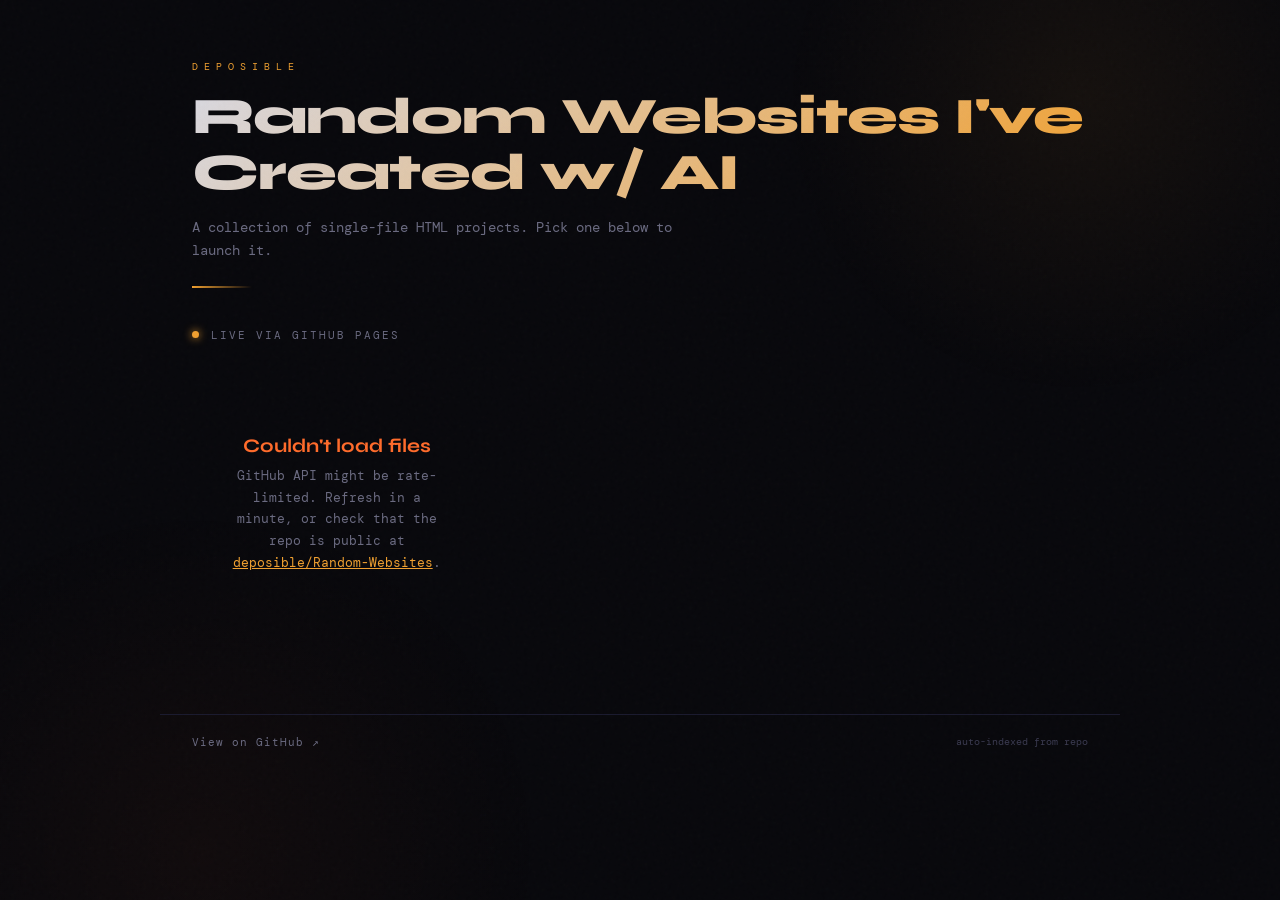
<file: index.html>
<!DOCTYPE html>
<html lang="en">
<head>
<meta charset="UTF-8">
<meta name="viewport" content="width=device-width, initial-scale=1.0">
<title>deposible — AI Creations</title>
<link href="https://fonts.googleapis.com/css2?family=Syne:wght@400;600;700;800&family=DM+Mono:wght@300;400;500&display=swap" rel="stylesheet">
<style>
*{margin:0;padding:0;box-sizing:border-box}
:root{
  --bg:#08080c;--bg2:#0e0e16;--bg3:#161624;
  --accent:#f0a030;--accent2:#ff6b2b;--accent-glow:rgba(240,160,48,.15);
  --text:#d8d8e0;--text2:#6a6a80;--text3:#3a3a50;
  --card-bg:#0c0c14;--card-border:#1a1a2e;
  --radius:14px;
}
html{scroll-behavior:smooth}
body{
  font-family:'DM Mono',monospace;background:var(--bg);color:var(--text);
  min-height:100vh;overflow-x:hidden;
}

/* GRAIN */
body::after{
  content:'';position:fixed;inset:0;
  background-image:url("data:image/svg+xml,%3Csvg viewBox='0 0 256 256' xmlns='http://www.w3.org/2000/svg'%3E%3Cfilter id='n'%3E%3CfeTurbulence type='fractalNoise' baseFrequency='.85' numOctaves='4' stitchTiles='stitch'/%3E%3C/filter%3E%3Crect width='100%25' height='100%25' filter='url(%23n)' opacity='.03'/%3E%3C/svg%3E");
  pointer-events:none;z-index:9999;opacity:.6;
}

/* AMBIENT GLOW */
.glow-1{
  position:fixed;top:-200px;right:-100px;width:600px;height:600px;
  background:radial-gradient(circle,rgba(240,160,48,.06),transparent 70%);
  pointer-events:none;
}
.glow-2{
  position:fixed;bottom:-300px;left:-150px;width:700px;height:700px;
  background:radial-gradient(circle,rgba(255,107,43,.04),transparent 70%);
  pointer-events:none;
}

/* HEADER */
.header{
  padding:60px 32px 40px;max-width:960px;margin:0 auto;
  position:relative;z-index:1;
}
.header-label{
  font-size:.65rem;letter-spacing:6px;text-transform:uppercase;
  color:var(--accent);margin-bottom:16px;
  opacity:0;animation:fadeUp .6s ease forwards;
}
.header h1{
  font-family:'Syne',sans-serif;font-weight:800;font-size:clamp(2rem,5vw,3.2rem);
  line-height:1.1;letter-spacing:-1px;
  background:linear-gradient(135deg,var(--text),var(--accent));
  -webkit-background-clip:text;-webkit-text-fill-color:transparent;
  background-clip:text;
  opacity:0;animation:fadeUp .6s ease .1s forwards;
}
.header p{
  margin-top:14px;font-size:.85rem;color:var(--text2);
  max-width:520px;line-height:1.7;
  opacity:0;animation:fadeUp .6s ease .2s forwards;
}
.header-line{
  width:60px;height:2px;background:linear-gradient(90deg,var(--accent),transparent);
  margin-top:24px;
  opacity:0;animation:fadeUp .6s ease .3s forwards;
}

/* STATUS */
.status-bar{
  max-width:960px;margin:0 auto 32px;padding:0 32px;
  display:flex;align-items:center;gap:12px;
  opacity:0;animation:fadeUp .6s ease .35s forwards;
  position:relative;z-index:1;
}
.status-dot{
  width:7px;height:7px;border-radius:50%;background:var(--accent);
  box-shadow:0 0 8px var(--accent);
  animation:pulse 2s ease-in-out infinite;
}
.status-text{font-size:.7rem;color:var(--text2);letter-spacing:2px;text-transform:uppercase}
.file-count{
  margin-left:auto;font-size:.7rem;color:var(--text3);letter-spacing:1px;
}

/* GRID */
.grid{
  max-width:960px;margin:0 auto;padding:0 32px 80px;
  display:grid;grid-template-columns:repeat(auto-fill,minmax(280px,1fr));
  gap:14px;position:relative;z-index:1;
}

/* CARD */
.card{
  background:var(--card-bg);border:1px solid var(--card-border);
  border-radius:var(--radius);padding:24px;
  cursor:pointer;transition:all .3s ease;position:relative;overflow:hidden;
  text-decoration:none;color:inherit;display:block;
  opacity:0;animation:fadeUp .5s ease forwards;
}
.card::before{
  content:'';position:absolute;top:0;left:0;right:0;height:2px;
  background:linear-gradient(90deg,transparent,var(--accent),transparent);
  opacity:0;transition:opacity .3s;
}
.card:hover{
  border-color:rgba(240,160,48,.25);
  transform:translateY(-3px);
  box-shadow:0 12px 40px rgba(0,0,0,.4),0 0 30px var(--accent-glow);
}
.card:hover::before{opacity:1}

.card-idx{
  font-family:'Syne',sans-serif;font-size:.6rem;font-weight:700;
  color:var(--text3);letter-spacing:3px;margin-bottom:12px;
}
.card-name{
  font-family:'Syne',sans-serif;font-weight:700;font-size:1.1rem;
  color:var(--text);margin-bottom:6px;
  word-break:break-word;transition:color .3s;
}
.card:hover .card-name{color:var(--accent)}

.card-file{
  font-size:.7rem;color:var(--text3);word-break:break-all;
  margin-bottom:16px;
}
.card-arrow{
  display:flex;align-items:center;gap:8px;
  font-size:.7rem;color:var(--text2);letter-spacing:2px;
  text-transform:uppercase;transition:color .3s;
}
.card:hover .card-arrow{color:var(--accent)}
.card-arrow svg{transition:transform .3s}
.card:hover .card-arrow svg{transform:translateX(4px)}

/* LOADING */
.loading{
  text-align:center;padding:80px 32px;
  font-size:.8rem;color:var(--text2);letter-spacing:2px;
  position:relative;z-index:1;
}
.loading-spinner{
  width:24px;height:24px;border:2px solid var(--text3);
  border-top-color:var(--accent);border-radius:50%;
  margin:0 auto 16px;animation:spin 1s linear infinite;
}

/* ERROR */
.error-msg{
  text-align:center;padding:60px 32px;
  position:relative;z-index:1;
}
.error-msg h3{font-family:'Syne',sans-serif;font-size:1.2rem;color:var(--accent2);margin-bottom:8px}
.error-msg p{font-size:.8rem;color:var(--text2);line-height:1.7;max-width:480px;margin:0 auto}

/* EMPTY */
.empty{
  text-align:center;padding:60px 32px;color:var(--text2);
  font-size:.85rem;position:relative;z-index:1;
}

/* FOOTER */
.footer{
  max-width:960px;margin:0 auto;padding:20px 32px 40px;
  border-top:1px solid var(--card-border);
  display:flex;justify-content:space-between;align-items:center;
  flex-wrap:wrap;gap:12px;position:relative;z-index:1;
}
.footer a{
  font-size:.7rem;color:var(--text2);text-decoration:none;
  letter-spacing:1px;transition:color .3s;
}
.footer a:hover{color:var(--accent)}
.footer span{font-size:.65rem;color:var(--text3)}

@keyframes fadeUp{
  from{opacity:0;transform:translateY(16px)}
  to{opacity:1;transform:translateY(0)}
}
@keyframes spin{to{transform:rotate(360deg)}}
@keyframes pulse{
  0%,100%{opacity:1}
  50%{opacity:.4}
}

@media(max-width:600px){
  .header{padding:40px 20px 28px}
  .grid,.status-bar,.footer{padding-left:20px;padding-right:20px}
  .grid{grid-template-columns:1fr}
}
</style>
</head>
<body>

<div class="glow-1"></div>
<div class="glow-2"></div>

<div class="header">
  <div class="header-label">deposible</div>
  <h1>Random Websites I've Created w/ AI</h1>
  <p>A collection of single-file HTML projects. Pick one below to launch it.</p>
  <div class="header-line"></div>
</div>

<div class="status-bar">
  <div class="status-dot"></div>
  <div class="status-text">Live via GitHub Pages</div>
  <div class="file-count" id="fileCount"></div>
</div>

<div class="grid" id="grid">
  <div class="loading">
    <div class="loading-spinner"></div>
    SCANNING REPO...
  </div>
</div>

<div class="footer">
  <a href="https://github.com/deposible/Random-Websites" target="_blank">View on GitHub ↗</a>
  <span>auto-indexed from repo</span>
</div>

<script>
const REPO_OWNER = 'deposible';
const REPO_NAME  = 'Random-Websites';
const BRANCH     = 'main';

// GitHub Pages base URL (update if using a custom domain)
const PAGES_BASE = `https://${REPO_OWNER}.github.io/${REPO_NAME}/`;

async function loadFiles() {
  const grid = document.getElementById('grid');
  const countEl = document.getElementById('fileCount');

  try {
    const res = await fetch(`https://api.github.com/repos/${REPO_OWNER}/${REPO_NAME}/contents?ref=${BRANCH}`, { cache: 'no-store' });
    if (!res.ok) throw new Error(`GitHub API returned ${res.status}`);
    const files = await res.json();

    // Index top-level .html files (except this index) AND project folders.
    const items = files
      .filter(f =>
        (f.type === 'file' && f.name.toLowerCase().endsWith('.html') && f.name.toLowerCase() !== 'index.html') ||
        (f.type === 'dir' && !f.name.startsWith('.'))
      )
      .sort((a, b) => a.name.localeCompare(b.name));

    if (items.length === 0) {
      grid.innerHTML = `<div class="empty">No projects found yet. Push some HTML files or folders to the repo!</div>`;
      countEl.textContent = '0 projects';
      return;
    }

    countEl.textContent = `${items.length} project${items.length > 1 ? 's' : ''}`;

    grid.innerHTML = items.map((f, i) => {
      const isDir = f.type === 'dir';
      const displayName = (isDir ? f.name : f.name.replace(/\.html$/i, ''))
        .replace(/[-_]/g, ' ')
        .replace(/\b\w/g, c => c.toUpperCase());

      // folder -> link to folder/ (serves its index.html); file -> link to the file
      const url = PAGES_BASE + encodeURIComponent(f.name) + (isDir ? '/' : '');

      return `
        <a class="card" href="${url}" style="animation-delay:${0.4 + i * 0.06}s">
          <div class="card-idx">${String(i + 1).padStart(2, '0')}</div>
          <div class="card-name">${displayName}</div>
          <div class="card-file">${f.name}${isDir ? '/' : ''}</div>
          <div class="card-arrow">
            <span>Launch</span>
            <svg width="14" height="14" viewBox="0 0 24 24" fill="none" stroke="currentColor" stroke-width="2" stroke-linecap="round"><path d="M5 12h14M12 5l7 7-7 7"/></svg>
          </div>
        </a>
      `;
    }).join('');

  } catch (err) {
    console.error(err);
    grid.innerHTML = `
      <div class="error-msg">
        <h3>Couldn't load files</h3>
        <p>GitHub API might be rate-limited. Refresh in a minute, or check that the repo is public at
        <a href="https://github.com/${REPO_OWNER}/${REPO_NAME}" style="color:var(--accent)">${REPO_OWNER}/${REPO_NAME}</a>.</p>
      </div>
    `;
  }
}

loadFiles();
</script>
</body>
</html>
</file>
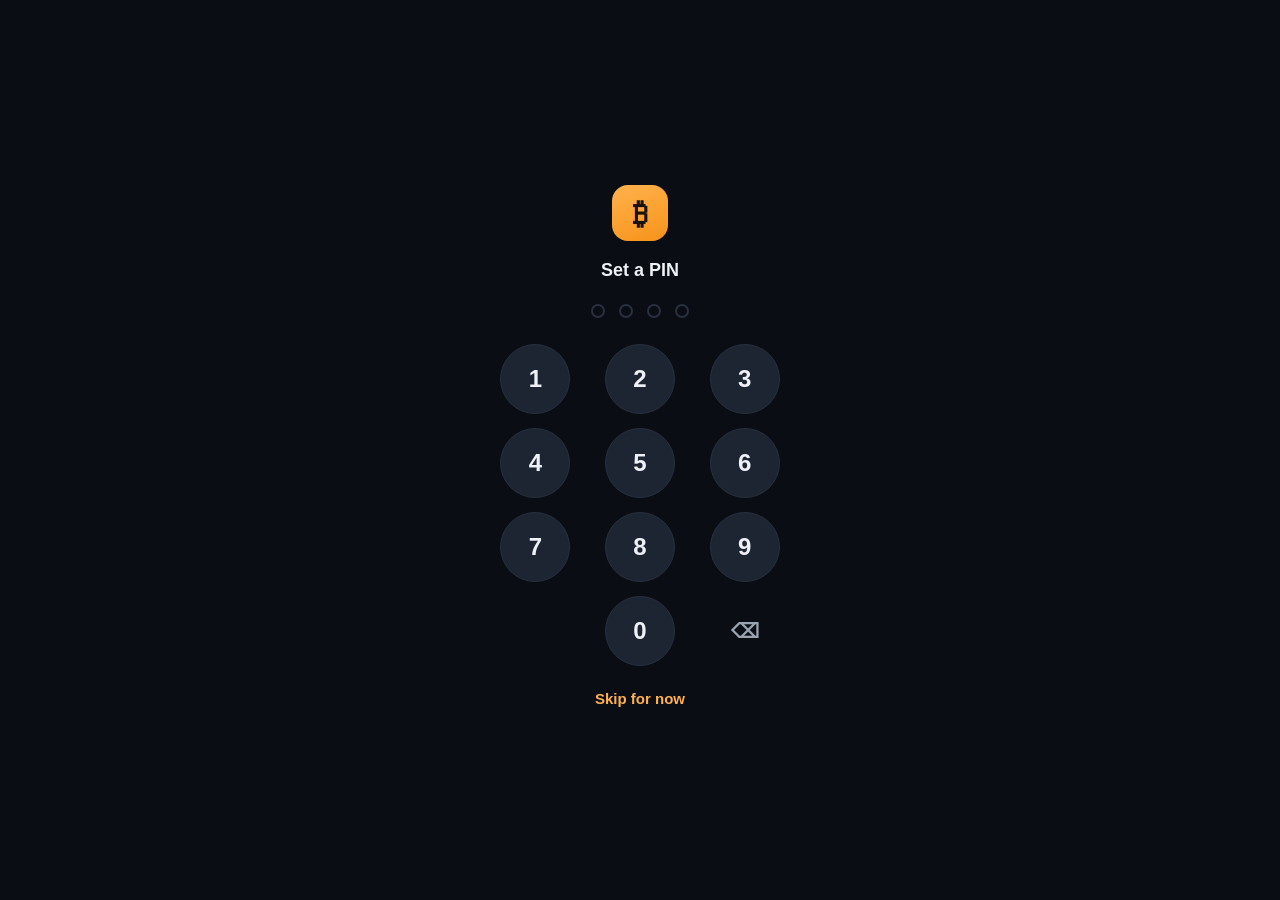
<file: Satbank/index.html>
<!DOCTYPE html>
<html lang="en">
<head>
<meta charset="UTF-8" />
<meta name="viewport" content="width=device-width, initial-scale=1, viewport-fit=cover" />
<meta name="theme-color" content="#0b0e14" />
<title>Satbank</title>
<meta name="description" content="A private, offline Bitcoin balance app. Track your stack, add buys and sells, see the dollar weaken against BTC. No addresses, nothing identifiable." />

<link rel="manifest" href="manifest.webmanifest" />
<link rel="icon" href="icon.svg" type="image/svg+xml" />
<link rel="apple-touch-icon" href="icon.svg" />
<meta name="apple-mobile-web-app-capable" content="yes" />
<meta name="apple-mobile-web-app-status-bar-style" content="black-translucent" />
<meta name="apple-mobile-web-app-title" content="Satbank" />

<link rel="stylesheet" href="styles.css" />
</head>
<body>
<div class="app">
  <div class="ptr" id="ptr"><span class="ptr-spin"></span></div>

  <!-- ===================== HOME ===================== -->
  <main id="view-home" class="view">
    <header class="apphdr">
      <div>
        <div class="hello" id="homeTitle" title="Tap to rename" spellcheck="false">Your Bitcoin</div>
        <div class="muted tiny">private · on this device</div>
      </div>
      <button id="installBtn" class="ghost small" hidden>Install</button>
    </header>

    <!-- Bitcoin "card" -->
    <section class="acct-card">
      <div class="acct-top">
        <button class="eye" id="eyeBtn" aria-label="Hide balance">
          <svg viewBox="0 0 24 24" fill="none" stroke="currentColor" stroke-width="2" stroke-linecap="round" stroke-linejoin="round"><path d="M2 12s3.5-7 10-7 10 7 10 7-3.5 7-10 7-10-7-10-7z"/><circle cx="12" cy="12" r="3"/></svg>
        </button>
        <span class="acct-label">Total balance</span>
        <span class="acct-chip">₿ Bitcoin</span>
      </div>
      <div class="balance" id="balanceSats">0 sats</div>
      <div class="acct-sub" id="balanceBtc">0 BTC</div>

      <div class="acct-price" id="priceLine" title="Tap to refresh price">
        <div class="price-main">
          <span class="pvalue" id="holdValue"></span>
          <span class="pbtc" id="btcPrice">tap to load BTC price</span>
        </div>
        <div class="tfbtns" id="tfBtns">
          <button class="tf active" data-tf="24h">24h</button>
          <button class="tf" data-tf="1w">1w</button>
          <button class="tf" data-tf="1m">1m</button>
        </div>
        <div class="dollar" id="dollarTrend"></div>
      </div>
    </section>

    <!-- monthly summary -->
    <section class="month" id="monthCard" hidden>
      <div class="muted tiny">This month</div>
      <div class="month-net" id="monthNet">+0 sats</div>
      <div class="muted tiny" id="monthBreak"></div>
    </section>

    <!-- quick actions -->
    <section class="actions-row">
      <button class="qa" id="actSell"><span class="qa-ic sell">−</span><span>Sell</span></button>
    </section>

    <!-- recent activity -->
    <section class="block">
      <div class="sec-head">
        <h2>Recent activity</h2>
        <button class="link" id="seeAll">See all</button>
      </div>
      <ul id="recentList" class="feed"></ul>
      <p id="recentEmpty" class="empty">No activity yet — tap <b>Buy</b> to add to your stack.</p>
    </section>
  </main>

  <!-- ===================== ACTIVITY ===================== -->
  <main id="view-activity" class="view" hidden>
    <header class="apphdr"><div class="hello">Activity</div>
      <button class="link" id="undoAllBtn">Clear log</button></header>

    <!-- Stacking goal -->
    <section class="block">
      <div class="panel goalcard">
        <div class="panel-head"><span>Stacking goal</span><button class="link" id="goalEditBtn">Set goal</button></div>
        <div class="goal-amt" id="goalAmt">No goal set</div>
        <div class="goalbar"><div class="goalbar-fill" id="goalFill"></div></div>
        <div class="goal-sub muted tiny" id="goalSub"></div>
      </div>
    </section>

    <!-- Income → Bitcoin -->
    <section class="block">
      <div class="panel">
        <div class="panel-head"><span>Income → Bitcoin</span></div>
        <div class="inc-grid">
          <label class="incfield"><span>Hours worked</span>
            <input id="incHours" type="text" inputmode="decimal" placeholder="0"></label>
          <label class="incfield"><span>Hourly rate (<i id="incCur">USD</i>)</span>
            <input id="incRate" type="text" inputmode="decimal" placeholder="0"></label>
          <label class="incfield"><span>Tax burden %</span>
            <input id="incTax" type="text" inputmode="decimal" placeholder="0"></label>
          <label class="incfield"><span>BTC price <button type="button" class="auto-tag on" id="incAuto">AUTO</button></span>
            <input id="incPrice" type="text" inputmode="decimal" placeholder="auto"></label>
        </div>
        <div class="inc-out" id="incomeOut"></div>
      </div>
    </section>

    <!-- Cost basis → log each buy, see total gain since -->
    <section class="block">
      <div class="panel">
        <div class="panel-head"><span>Since you bought</span><span class="muted tiny">adds to your activity</span></div>
        <div class="lot-add">
          <div class="unitbtns sm" id="costUnitBtns">
            <button class="unit active" data-unit="btc">BTC</button>
            <button class="unit" data-unit="sats">sats</button>
          </div>
          <input id="lotAmt" class="lot-in" type="text" inputmode="decimal" placeholder="amount (BTC)">
          <input id="lotPrice" class="lot-in" type="text" inputmode="decimal" placeholder="price / BTC (USD)">
          <button id="lotAdd" class="lot-add-btn">Add buy</button>
        </div>
        <ul id="lotList" class="feed lots" hidden></ul>
        <div class="inc-out" id="costOut"></div>
      </div>
    </section>

    <!-- Achievements -->
    <section class="block">
      <div class="panel">
        <div class="panel-head"><span>Achievements</span><span class="muted tiny" id="achCount"></span></div>
        <div class="ach-grid" id="achGrid"></div>
      </div>
    </section>

    <!-- Transaction feed -->
    <section class="block">
      <div class="panel-head"><span>Transactions</span></div>
      <ul id="histList" class="feed"></ul>
      <p id="histEmpty" class="empty">No transactions yet.</p>
    </section>
  </main>

  <!-- ===================== SETTINGS ===================== -->
  <main id="view-settings" class="view" hidden>
    <header class="apphdr"><div class="hello">Settings</div></header>
    <section class="block">
      <div class="settings-list">
        <label class="srow"><span>Currency</span><select id="curSelect" class="cur-select"></select></label>
        <button class="srow" id="pinBtn"><span id="pinBtnLabel">Set PIN lock</span><span class="chev">›</span></button>
        <button class="srow" id="fakeBtn" hidden><span>Set decoy PIN</span><span class="chev">›</span></button>
        <button class="srow danger" id="pinRemoveBtn" hidden><span>Remove PIN</span><span class="chev">›</span></button>
        <button class="srow" id="exportBtn"><span>Export backup</span><span class="chev">›</span></button>
        <button class="srow" id="importBtn"><span>Import backup</span><span class="chev">›</span></button>
        <button class="srow danger" id="wipeBtn"><span>Erase all data</span><span class="chev">›</span></button>
        <input id="importFile" type="file" accept="application/json" hidden />
      </div>
      <p class="muted tiny pad">
        No addresses, no account, no login. With a <b>PIN</b> set, your data is
        <b>encrypted</b> on this device and only readable after you unlock — forget the
        PIN and it can’t be recovered, so keep an <b>Export backup</b>. A <b>decoy PIN</b>
        opens a separate fake balance. The live BTC price is fetched anonymously and
        never includes your balance.
      </p>
      <div class="appver" id="appVersion">Satbank</div>
    </section>
  </main>

  <!-- ===================== BOTTOM NAV ===================== -->
  <nav class="tabbar">
    <button class="tabitem active" data-view="home">
      <svg viewBox="0 0 24 24" fill="none" stroke="currentColor" stroke-width="2" stroke-linejoin="round"><path d="M3 11l9-7 9 7v8a1 1 0 0 1-1 1h-5v-6H9v6H4a1 1 0 0 1-1-1z"/></svg>
      <span>Home</span>
    </button>
    <button class="tabitem" data-view="activity">
      <svg viewBox="0 0 24 24" fill="none" stroke="currentColor" stroke-width="2" stroke-linecap="round"><path d="M4 7h16M4 12h16M4 17h10"/></svg>
      <span>Activity</span>
    </button>
    <button class="tabitem" data-view="settings">
      <svg viewBox="0 0 24 24" fill="none" stroke="currentColor" stroke-width="2" stroke-linecap="round"><path d="M5 8h8M17 8h2M5 16h2M11 16h8"/><circle cx="15" cy="8" r="2" fill="currentColor" stroke="none"/><circle cx="9" cy="16" r="2" fill="currentColor" stroke="none"/></svg>
      <span>Settings</span>
    </button>
  </nav>
</div>

<!-- ===================== INSTALL BANNER ===================== -->
<div class="install-banner" id="installBanner" hidden>
  <div class="ib-text"><b>Install Satbank</b><small id="ibHint"></small></div>
  <div class="ib-actions">
    <button class="ib-btn" id="ibInstall">Install</button>
    <button class="ib-x" id="ibDismiss" aria-label="Dismiss">✕</button>
  </div>
</div>

<!-- ===================== ACHIEVEMENT POPUP ===================== -->
<div class="ach-popup" id="achPopup" hidden>
  <div class="ap-card">
    <div class="ap-ic">🏆</div>
    <div class="ap-title">Achievement unlocked</div>
    <div class="ap-name"></div>
    <div class="ap-tap muted tiny">tap to dismiss</div>
  </div>
</div>

<!-- ===================== PIN LOCK ===================== -->
<div class="pinscreen" id="pinScreen" hidden>
  <div class="pin-inner">
    <div class="pin-logo">₿</div>
    <div class="pin-title" id="pinTitle">Enter PIN</div>
    <div class="pin-dots" id="pinDots"></div>
    <div class="pin-keys" id="pinKeys">
      <button class="pkey" data-d="1">1</button>
      <button class="pkey" data-d="2">2</button>
      <button class="pkey" data-d="3">3</button>
      <button class="pkey" data-d="4">4</button>
      <button class="pkey" data-d="5">5</button>
      <button class="pkey" data-d="6">6</button>
      <button class="pkey" data-d="7">7</button>
      <button class="pkey" data-d="8">8</button>
      <button class="pkey" data-d="9">9</button>
      <span></span>
      <button class="pkey" data-d="0">0</button>
      <button class="pkey ctrl" id="pinBack">⌫</button>
    </div>
    <button class="link" id="pinCancel" hidden>Cancel</button>
  </div>
</div>

<!-- ===================== AMOUNT SHEET ===================== -->
<div class="scrim" id="scrim" hidden></div>
<div class="sheet" id="sheet" aria-hidden="true">
  <div class="grip"></div>
  <div class="sheet-head">
    <span id="sheetTitle">Buy Bitcoin</span>
    <button class="link" id="clrBtn">Clear</button>
  </div>
  <div class="unitbtns" id="unitBtns">
    <button class="unit active" data-unit="btc">BTC</button>
    <button class="unit" data-unit="sats">sats</button>
  </div>
  <div class="amount" id="expr">0</div>
  <div class="hint" id="exprHint">enter an amount</div>
  <label class="datefield"><span>Date</span><input type="datetime-local" id="txDate" /></label>
  <div class="keys">
    <button class="key" data-k="7">7</button>
    <button class="key" data-k="8">8</button>
    <button class="key" data-k="9">9</button>
    <button class="key op" data-k="÷">÷</button>
    <button class="key" data-k="4">4</button>
    <button class="key" data-k="5">5</button>
    <button class="key" data-k="6">6</button>
    <button class="key op" data-k="×">×</button>
    <button class="key" data-k="1">1</button>
    <button class="key" data-k="2">2</button>
    <button class="key" data-k="3">3</button>
    <button class="key op" data-k="−">−</button>
    <button class="key" data-k="0">0</button>
    <button class="key" data-k=".">.</button>
    <button class="key wide-ctrl" id="backKey">⌫</button>
    <button class="key op" data-k="+">+</button>
  </div>
  <button class="confirm buy" id="confirmBtn">Buy</button>
</div>

<script src="app.js"></script>
</body>
</html>
</file>
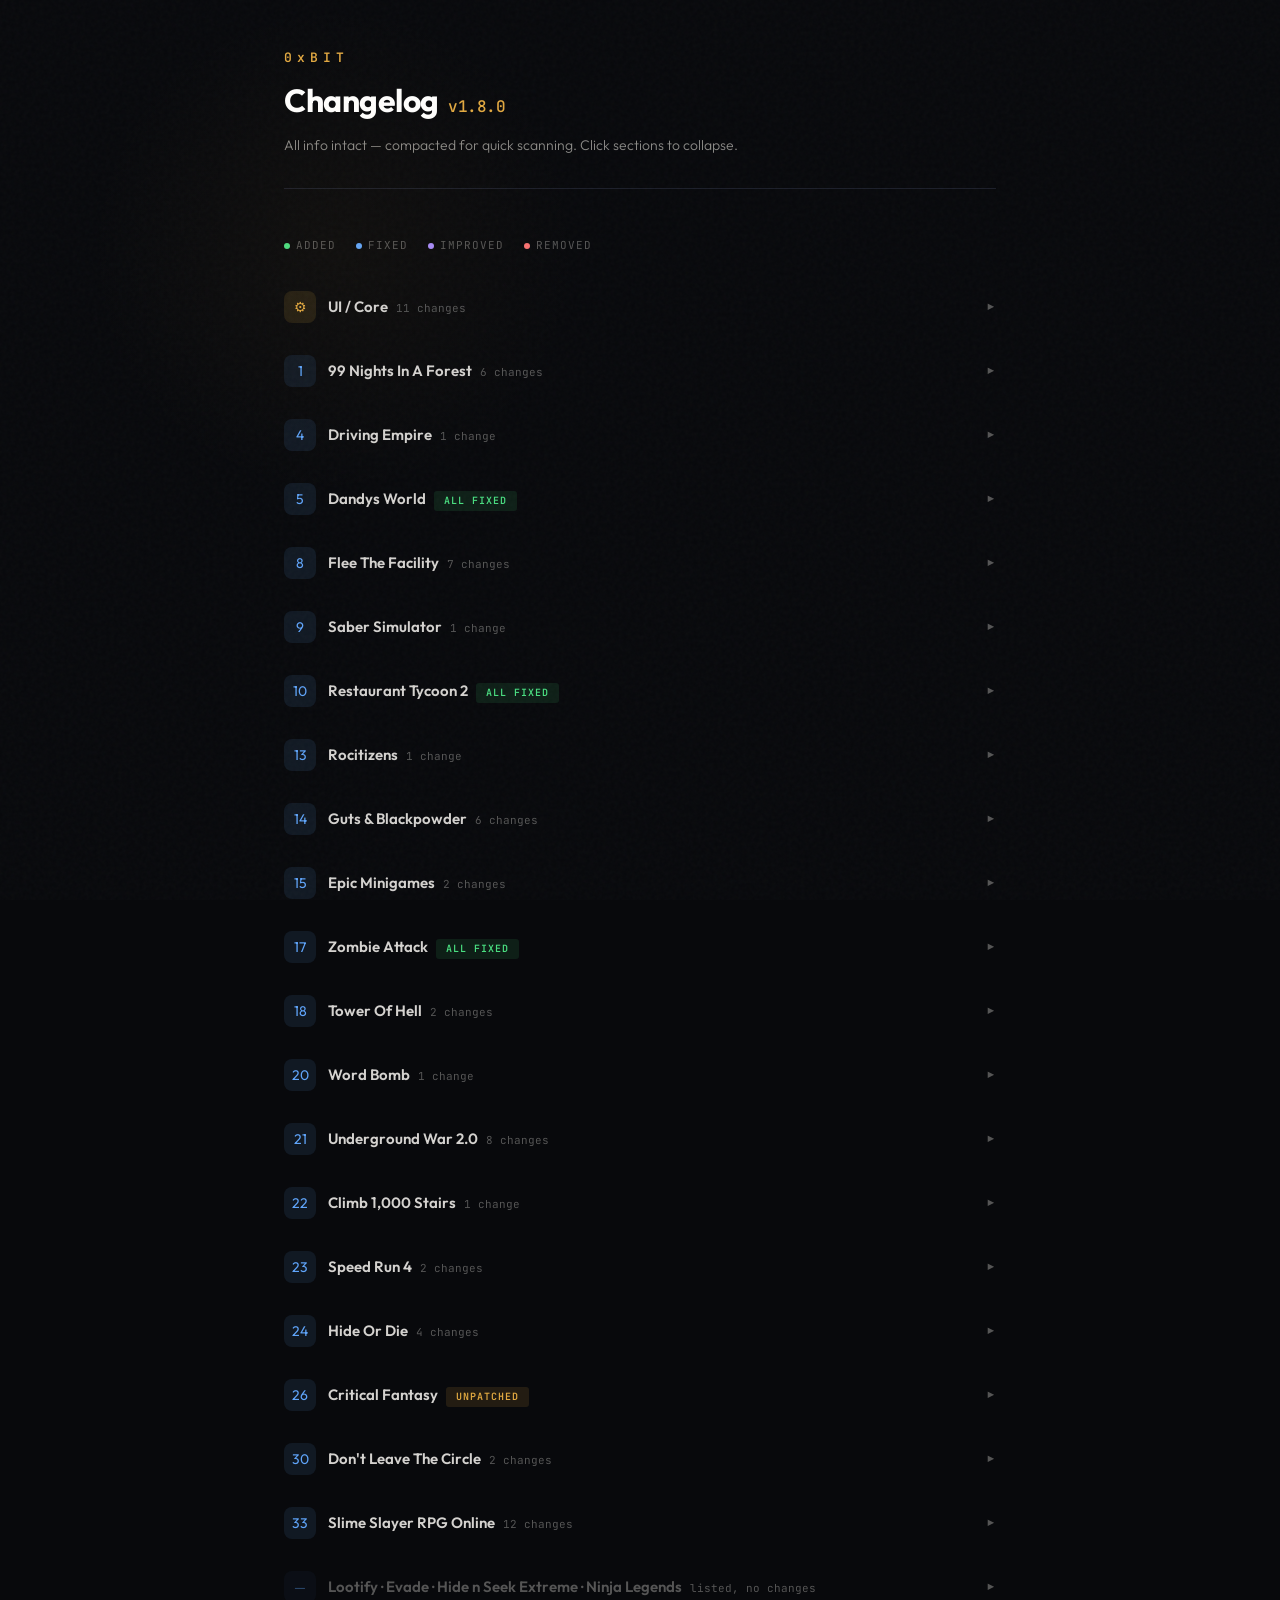
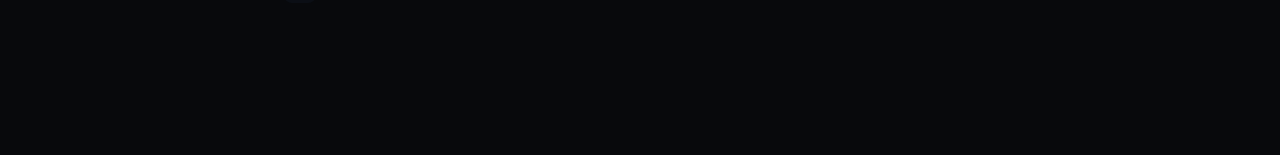
<file: 0xBit release.html>
<!DOCTYPE html>
<html lang="en">
<head>
<meta charset="UTF-8">
<meta name="viewport" content="width=device-width, initial-scale=1.0">
<title>0xBit — Changelog</title>
<link href="https://fonts.googleapis.com/css2?family=JetBrains+Mono:wght@400;500;600;700&family=Outfit:wght@300;400;500;600;700&display=swap" rel="stylesheet">
<style>
:root {
  --bg: #08090C;
  --surface: #0E1015;
  --surface2: #13161D;
  --border: #1C1F2A;
  --border2: #252938;
  --text: #D4D2CF;
  --text2: #8B8A87;
  --text3: #555;
  --amber: #E2A941;
  --amber-dim: rgba(226,169,65,.12);
  --green: #4ADE80;
  --green-dim: rgba(74,222,128,.1);
  --red: #F87171;
  --red-dim: rgba(248,113,113,.1);
  --blue: #60A5FA;
  --blue-dim: rgba(96,165,250,.1);
  --purple: #A78BFA;
  --purple-dim: rgba(167,139,250,.1);
}

* { margin:0; padding:0; box-sizing:border-box; }

body {
  background: var(--bg);
  color: var(--text);
  font-family: 'Outfit', sans-serif;
  font-weight: 400;
  line-height: 1.6;
  min-height: 100vh;
  overflow-x: hidden;
}

/* grain overlay */
body::after {
  content:'';
  position: fixed;
  inset:0;
  pointer-events: none;
  opacity: .03;
  background: url("data:image/svg+xml,%3Csvg viewBox='0 0 256 256' xmlns='http://www.w3.org/2000/svg'%3E%3Cfilter id='n'%3E%3CfeTurbulence type='fractalNoise' baseFrequency='.85' numOctaves='4' stitchTiles='stitch'/%3E%3C/filter%3E%3Crect width='100%25' height='100%25' filter='url(%23n)'/%3E%3C/svg%3E");
  z-index: 9999;
}

.wrap {
  max-width: 760px;
  margin: 0 auto;
  padding: 48px 24px 120px;
}

/* HEADER */
.hdr {
  margin-bottom: 48px;
  padding-bottom: 32px;
  border-bottom: 1px solid var(--border);
  position: relative;
}

.hdr::before {
  content: '';
  position: absolute;
  top: -48px;
  left: -200px;
  width: 500px;
  height: 500px;
  background: radial-gradient(circle, rgba(226,169,65,.04) 0%, transparent 70%);
  pointer-events: none;
}

.brand {
  font-family: 'JetBrains Mono', monospace;
  font-size: 13px;
  letter-spacing: 5px;
  color: var(--amber);
  font-weight: 600;
  margin-bottom: 6px;
}

.hdr h1 {
  font-size: 32px;
  font-weight: 700;
  color: #fff;
  letter-spacing: -.5px;
  margin-bottom: 8px;
}

.hdr p {
  color: var(--text2);
  font-size: 14px;
  font-weight: 300;
}

/* SECTION */
.section {
  margin-bottom: 32px;
  animation: fadeIn .5s ease both;
}

.section:nth-child(2) { animation-delay: .05s; }
.section:nth-child(3) { animation-delay: .1s; }
.section:nth-child(4) { animation-delay: .15s; }

@keyframes fadeIn {
  from { opacity:0; transform: translateY(8px); }
  to { opacity:1; transform: translateY(0); }
}

.section-head {
  display: flex;
  align-items: center;
  gap: 12px;
  margin-bottom: 12px;
  cursor: pointer;
  user-select: none;
}

.section-head:hover .section-title { color: #fff; }

.section-icon {
  width: 32px;
  height: 32px;
  border-radius: 8px;
  display: flex;
  align-items: center;
  justify-content: center;
  font-size: 14px;
  flex-shrink: 0;
}

.section-icon.core { background: var(--amber-dim); color: var(--amber); }
.section-icon.game { background: var(--blue-dim); color: var(--blue); }

.section-title {
  font-weight: 600;
  font-size: 15px;
  color: var(--text);
  transition: color .15s;
  flex: 1;
}

.section-title .num {
  font-family: 'JetBrains Mono', monospace;
  font-size: 11px;
  color: var(--text3);
  margin-left: 8px;
  font-weight: 400;
}

.chevron {
  color: var(--text3);
  font-size: 11px;
  transition: transform .2s;
}
.section.collapsed .chevron { transform: rotate(-90deg); }
.section.collapsed .entries { display: none; }

.entries {
  margin-left: 44px;
  border-left: 1px solid var(--border);
  padding-left: 20px;
}

/* ENTRY */
.entry {
  display: flex;
  align-items: flex-start;
  gap: 10px;
  padding: 5px 0;
  font-size: 13.5px;
  color: var(--text2);
  line-height: 1.55;
}

.entry::before {
  content: '';
  width: 5px;
  height: 5px;
  border-radius: 50%;
  flex-shrink: 0;
  margin-top: 7px;
}

.entry.add::before { background: var(--green); }
.entry.fix::before { background: var(--blue); }
.entry.rem::before { background: var(--red); }
.entry.imp::before { background: var(--purple); }
.entry.note::before { background: var(--text3); }

.entry .tag {
  font-family: 'JetBrains Mono', monospace;
  font-size: 10px;
  letter-spacing: 1px;
  font-weight: 600;
  padding: 1px 7px;
  border-radius: 3px;
  flex-shrink: 0;
  text-transform: uppercase;
  margin-top: 1px;
}

.entry.add .tag { background: var(--green-dim); color: var(--green); }
.entry.fix .tag { background: var(--blue-dim); color: var(--blue); }
.entry.rem .tag { background: var(--red-dim); color: var(--red); }
.entry.imp .tag { background: var(--purple-dim); color: var(--purple); }
.entry.note .tag { display: none; }

.entry .txt { flex:1; }
.entry .txt code {
  font-family: 'JetBrains Mono', monospace;
  font-size: 12px;
  background: var(--surface2);
  padding: 1px 6px;
  border-radius: 3px;
  color: var(--amber);
}

/* mini badge for "all fixed" type blocks */
.status-badge {
  display: inline-block;
  font-family: 'JetBrains Mono', monospace;
  font-size: 10px;
  padding: 2px 10px;
  border-radius: 3px;
  letter-spacing: 1px;
  text-transform: uppercase;
  margin-left: 8px;
}
.status-badge.ok { background: var(--green-dim); color: var(--green); }
.status-badge.new { background: var(--amber-dim); color: var(--amber); }

/* LEGEND */
.legend {
  display: flex;
  gap: 20px;
  margin-bottom: 36px;
  flex-wrap: wrap;
}

.legend-item {
  display: flex;
  align-items: center;
  gap: 6px;
  font-size: 11px;
  font-family: 'JetBrains Mono', monospace;
  color: var(--text3);
  letter-spacing: 1px;
  text-transform: uppercase;
}

.legend-dot {
  width: 6px;
  height: 6px;
  border-radius: 50%;
}

@media (max-width:600px) {
  .wrap { padding: 32px 16px 80px; }
  .hdr h1 { font-size: 24px; }
  .entries { margin-left: 24px; padding-left: 14px; }
}
</style>
</head>
<body>
<div class="wrap">

<div class="hdr">
  <div class="brand">0xBIT</div>
  <h1>Changelog <span style="font-family:'JetBrains Mono',monospace;font-size:16px;color:var(--amber);font-weight:500;margin-left:4px">v1.8.0</span></h1>
  <p>All info intact — compacted for quick scanning. Click sections to collapse.</p>
</div>

<div class="legend">
  <div class="legend-item"><div class="legend-dot" style="background:var(--green)"></div>Added</div>
  <div class="legend-item"><div class="legend-dot" style="background:var(--blue)"></div>Fixed</div>
  <div class="legend-item"><div class="legend-dot" style="background:var(--purple)"></div>Improved</div>
  <div class="legend-item"><div class="legend-dot" style="background:var(--red)"></div>Removed</div>
</div>

<!-- CORE/UI -->
<div class="section collapsed" id="s-core">
  <div class="section-head" onclick="toggle('s-core')">
    <div class="section-icon core">⚙</div>
    <div class="section-title">UI / Core<span class="num">11 changes</span></div>
    <div class="chevron">▼</div>
  </div>
  <div class="entries">
    <div class="entry imp"><span class="tag">Imp</span><span class="txt">Updated toggle button UI look</span></div>
    <div class="entry add"><span class="tag">Add</span><span class="txt">Background on FPS counter</span></div>
    <div class="entry fix"><span class="tag">Fix</span><span class="txt">Hide In First Person (Customization) — moved Preferences to top-right of Customization tab</span></div>
    <div class="entry imp"><span class="tag">Imp</span><span class="txt">Loading now starts as soon as UI appears — significantly faster startup</span></div>
    <div class="entry add"><span class="tag">Add</span><span class="txt">New theme set: Bitcoin, Ethereum, Solana, Monad, Avalanche, Arbitrum, Polygon, Base</span></div>
    <div class="entry rem"><span class="tag">Rem</span><span class="txt">Old themes replaced entirely</span></div>
    <div class="entry fix"><span class="tag">Fix</span><span class="txt">Cursor highlight positioning when UI scale changed</span></div>
    <div class="entry add"><span class="tag">Add</span><span class="txt">Open/close animations for the UI</span></div>
    <div class="entry rem"><span class="tag">Rem</span><span class="txt">Click Ripple, Compact Mode, Background Blur, Rejoin On Script Updates, Max Logs, Auto Scroll, Clipboard Settings</span></div>
    <div class="entry add"><span class="tag">Add</span><span class="txt">Blocks now disappear when pressed</span></div>
    <div class="entry fix"><span class="tag">Fix</span><span class="txt">Aimbot console spam when not spawned — default theme not saving — themes moved to top of Customization</span></div>
  </div>
</div>

<!-- BLOCK 1 -->
<div class="section collapsed" id="s-b1">
  <div class="section-head" onclick="toggle('s-b1')">
    <div class="section-icon game">1</div>
    <div class="section-title">99 Nights In A Forest<span class="num">6 changes</span></div>
    <div class="chevron">▼</div>
  </div>
  <div class="entries">
    <div class="entry add"><span class="tag">Add</span><span class="txt">Events Tab — <code>Meteor Event</code>: Deposit Ores, Mine Ores Aura, Auto Smelt Obsidian</span></div>
    <div class="entry add"><span class="tag">Add</span><span class="txt"><code>Lava Event</code>: Auto Sacrifice Cultists</span></div>
    <div class="entry imp"><span class="tag">Imp</span><span class="txt">Tree Aura — significantly faster</span></div>
    <div class="entry add"><span class="tag">Add</span><span class="txt">"Log" added to Fuel Fire whitelist</span></div>
  </div>
</div>

<!-- BLOCK 4 -->
<div class="section collapsed" id="s-b4">
  <div class="section-head" onclick="toggle('s-b4')">
    <div class="section-icon game">4</div>
    <div class="section-title">Driving Empire<span class="num">1 change</span></div>
    <div class="chevron">▼</div>
  </div>
  <div class="entries">
    <div class="entry add"><span class="tag">Add</span><span class="txt">Auto Farm ATMs — auto avoids other players</span></div>
  </div>
</div>

<!-- BLOCK 5 -->
<div class="section collapsed" id="s-b5">
  <div class="section-head" onclick="toggle('s-b5')">
    <div class="section-icon game">5</div>
    <div class="section-title">Dandys World<span class="status-badge ok">All Fixed</span></div>
    <div class="chevron">▼</div>
  </div>
  <div class="entries">
    <div class="entry note"><span class="tag"></span><span class="txt">Everything back to 10/10</span></div>
  </div>
</div>

<!-- BLOCK 8 -->
<div class="section collapsed" id="s-b8">
  <div class="section-head" onclick="toggle('s-b8')">
    <div class="section-icon game">8</div>
    <div class="section-title">Flee The Facility<span class="num">7 changes</span></div>
    <div class="chevron">▼</div>
  </div>
  <div class="entries">
    <div class="entry add"><span class="tag">Add</span><span class="txt">Nameplates & Chams can both be toggled on simultaneously</span></div>
    <div class="entry imp"><span class="tag">Imp</span><span class="txt">Shorter autofarming phrase</span></div>
    <div class="entry fix"><span class="tag">Fix</span><span class="txt">All ESP issues, Save Players & Only Save Players Once</span></div>
    <div class="entry fix"><span class="tag">Fix</span><span class="txt">Capture All, Knock Aura, Knock Troll</span></div>
    <div class="entry fix"><span class="tag">Fix</span><span class="txt">Buy Bundles & Buy Crates</span></div>
  </div>
</div>

<!-- BLOCK 9 -->
<div class="section collapsed" id="s-b9">
  <div class="section-head" onclick="toggle('s-b9')">
    <div class="section-icon game">9</div>
    <div class="section-title">Saber Simulator<span class="num">1 change</span></div>
    <div class="chevron">▼</div>
  </div>
  <div class="entries">
    <div class="entry add"><span class="tag">Add</span><span class="txt">Grab Event Drops</span></div>
  </div>
</div>

<!-- BLOCK 10 -->
<div class="section collapsed" id="s-b10">
  <div class="section-head" onclick="toggle('s-b10')">
    <div class="section-icon game">10</div>
    <div class="section-title">Restaurant Tycoon 2<span class="status-badge ok">All Fixed</span></div>
    <div class="chevron">▼</div>
  </div>
  <div class="entries">
    <div class="entry fix"><span class="tag">Fix</span><span class="txt">Small errors resolved</span></div>
  </div>
</div>

<!-- BLOCK 13 -->
<div class="section collapsed" id="s-b13">
  <div class="section-head" onclick="toggle('s-b13')">
    <div class="section-icon game">13</div>
    <div class="section-title">Rocitizens<span class="num">1 change</span></div>
    <div class="chevron">▼</div>
  </div>
  <div class="entries">
    <div class="entry fix"><span class="tag">Fix</span><span class="txt">Updated to latest bypass method</span></div>
  </div>
</div>

<!-- BLOCK 14 -->
<div class="section collapsed" id="s-b14">
  <div class="section-head" onclick="toggle('s-b14')">
    <div class="section-icon game">14</div>
    <div class="section-title">Guts & Blackpowder<span class="num">6 changes</span></div>
    <div class="chevron">▼</div>
  </div>
  <div class="entries">
    <div class="entry add"><span class="tag">Add</span><span class="txt">Access unblocked — playable again</span></div>
    <div class="entry fix"><span class="tag">Fix</span><span class="txt">Notify On Mod</span></div>
    <div class="entry add"><span class="tag">Add</span><span class="txt">Aimbot section (best used in first person)</span></div>
    <div class="entry imp"><span class="tag">Imp</span><span class="txt">Unpatched Kill Aura v1 & v2 — bypassed newest detection methods</span></div>
    <div class="entry rem"><span class="tag">Rem</span><span class="txt">Fife Kill Aura, Anti-Grab, Anti-Infected, Anti-Broken Leg, Zombie ESP (all patched)</span></div>
  </div>
</div>

<!-- BLOCK 15 -->
<div class="section collapsed" id="s-b15">
  <div class="section-head" onclick="toggle('s-b15')">
    <div class="section-icon game">15</div>
    <div class="section-title">Epic Minigames<span class="num">2 changes</span></div>
    <div class="chevron">▼</div>
  </div>
  <div class="entries">
    <div class="entry add"><span class="tag">Add</span><span class="txt">Safest Auto-Farm — farms in a non-obvious way for supported games</span></div>
    <div class="entry add"><span class="tag">Add</span><span class="txt">Now shows if minigame is supported or not</span></div>
  </div>
</div>

<!-- BLOCK 17 -->
<div class="section collapsed" id="s-b17">
  <div class="section-head" onclick="toggle('s-b17')">
    <div class="section-icon game">17</div>
    <div class="section-title">Zombie Attack<span class="status-badge ok">All Fixed</span></div>
    <div class="chevron">▼</div>
  </div>
  <div class="entries">
    <div class="entry note"><span class="tag"></span><span class="txt">Everything fixed — back to 10/10</span></div>
  </div>
</div>

<!-- BLOCK 18 -->
<div class="section collapsed" id="s-b18">
  <div class="section-head" onclick="toggle('s-b18')">
    <div class="section-icon game">18</div>
    <div class="section-title">Tower Of Hell<span class="num">2 changes</span></div>
    <div class="chevron">▼</div>
  </div>
  <div class="entries">
    <div class="entry fix"><span class="tag">Fix</span><span class="txt">Final Second Win now works properly and turns off Auto Win</span></div>
    <div class="entry imp"><span class="tag">Imp</span><span class="txt">Recoded a lot of backend</span></div>
  </div>
</div>

<!-- BLOCK 20 -->
<div class="section collapsed" id="s-b20">
  <div class="section-head" onclick="toggle('s-b20')">
    <div class="section-icon game">20</div>
    <div class="section-title">Word Bomb<span class="num">1 change</span></div>
    <div class="chevron">▼</div>
  </div>
  <div class="entries">
    <div class="entry fix"><span class="tag">Fix</span><span class="txt">Grabbing your turn</span></div>
  </div>
</div>

<!-- BLOCK 21 -->
<div class="section collapsed" id="s-b21">
  <div class="section-head" onclick="toggle('s-b21')">
    <div class="section-icon game">21</div>
    <div class="section-title">Underground War 2.0<span class="num">8 changes</span></div>
    <div class="chevron">▼</div>
  </div>
  <div class="entries">
    <div class="entry rem"><span class="tag">Rem</span><span class="txt">Auto Kill</span></div>
    <div class="entry fix"><span class="tag">Fix</span><span class="txt">Auto Upgrade, Claim Goals, Use Nuke, Target User</span></div>
    <div class="entry fix"><span class="tag">Fix</span><span class="txt">Auto Equip Sword & Shovel, Walk Through Dirt</span></div>
    <div class="entry add"><span class="tag">Add</span><span class="txt">Sniper Auto Shoot + a ton of new features</span></div>
    <div class="entry add"><span class="tag">Add</span><span class="txt">Auto Equip Sniper</span></div>
  </div>
</div>

<!-- BLOCK 22 -->
<div class="section collapsed" id="s-b22">
  <div class="section-head" onclick="toggle('s-b22')">
    <div class="section-icon game">22</div>
    <div class="section-title">Climb 1,000 Stairs<span class="num">1 change</span></div>
    <div class="chevron">▼</div>
  </div>
  <div class="entries">
    <div class="entry fix"><span class="tag">Fix</span><span class="txt">Teleport To Bottom & Top were swapped — now correct</span></div>
  </div>
</div>

<!-- BLOCK 23 -->
<div class="section collapsed" id="s-b23">
  <div class="section-head" onclick="toggle('s-b23')">
    <div class="section-icon game">23</div>
    <div class="section-title">Speed Run 4<span class="num">2 changes</span></div>
    <div class="chevron">▼</div>
  </div>
  <div class="entries">
    <div class="entry fix"><span class="tag">Fix</span><span class="txt">Auto Claim Hunt, Farm Energy</span></div>
  </div>
</div>

<!-- BLOCK 24 -->
<div class="section collapsed" id="s-b24">
  <div class="section-head" onclick="toggle('s-b24')">
    <div class="section-icon game">24</div>
    <div class="section-title">Hide Or Die<span class="num">4 changes</span></div>
    <div class="chevron">▼</div>
  </div>
  <div class="entries">
    <div class="entry fix"><span class="tag">Fix</span><span class="txt">Auto Spin Wheel, Claim Season Pass, Auto Kill Hiders, ESP</span></div>
  </div>
</div>

<!-- BLOCK 26 -->
<div class="section collapsed" id="s-b26">
  <div class="section-head" onclick="toggle('s-b26')">
    <div class="section-icon game">26</div>
    <div class="section-title">Critical Fantasy<span class="status-badge new">Unpatched</span></div>
    <div class="chevron">▼</div>
  </div>
  <div class="entries">
    <div class="entry imp"><span class="tag">Imp</span><span class="txt">Script unpatched — improved ~100x from before</span></div>
    <div class="entry imp"><span class="tag">Imp</span><span class="txt">Auto Stats unpatched</span></div>
  </div>
</div>

<!-- BLOCK 30 -->
<div class="section collapsed" id="s-b30">
  <div class="section-head" onclick="toggle('s-b30')">
    <div class="section-icon game">30</div>
    <div class="section-title">Don't Leave The Circle<span class="num">2 changes</span></div>
    <div class="chevron">▼</div>
  </div>
  <div class="entries">
    <div class="entry fix"><span class="tag">Fix</span><span class="txt">All issues resolved</span></div>
    <div class="entry add"><span class="tag">Add</span><span class="txt">New supported locations</span></div>
  </div>
</div>

<!-- BLOCK 33 -->
<div class="section collapsed" id="s-b33">
  <div class="section-head" onclick="toggle('s-b33')">
    <div class="section-icon game">33</div>
    <div class="section-title">Slime Slayer RPG Online<span class="num">12 changes</span></div>
    <div class="chevron">▼</div>
  </div>
  <div class="entries">
    <div class="entry fix"><span class="tag">Fix</span><span class="txt">Auto Swing, Buy Zones, Auto Dismantle, Auto Claim Gamepass, Auto Rebirth, Auto Claim Daily, Auto Sell Materials, Auto Summon, Auto Eggs</span></div>
    <div class="entry fix"><span class="tag">Fix</span><span class="txt">Kill Aura (recoded), Upgrade Stats, Infinite Stamina, Farming & Farm Nearest</span></div>
    <div class="entry imp"><span class="tag">Imp</span><span class="txt">Buy Zones unpatched — Auto Rebirth reworked to be faster</span></div>
    <div class="entry rem"><span class="tag">Rem</span><span class="txt">Always Sprint (kinda patched)</span></div>
    <div class="entry add"><span class="tag">Add</span><span class="txt">Rewind when Maxed Level</span></div>
  </div>
</div>

<!-- EMPTY BLOCKS -->
<div class="section collapsed" id="s-empty">
  <div class="section-head" onclick="toggle('s-empty')">
    <div class="section-icon game" style="opacity:.4">—</div>
    <div class="section-title" style="color:var(--text3)">Lootify · Evade · Hide n Seek Extreme · Ninja Legends<span class="num">listed, no changes</span></div>
    <div class="chevron">▼</div>
  </div>
  <div class="entries">
    <div class="entry note"><span class="tag"></span><span class="txt">Blocks 11, 12, 16, 19 — present in update with no noted changes</span></div>
  </div>
</div>

</div>

<script>
function toggle(id) {
  document.getElementById(id).classList.toggle('collapsed');
}
</script>
</body>
</html>
</file>
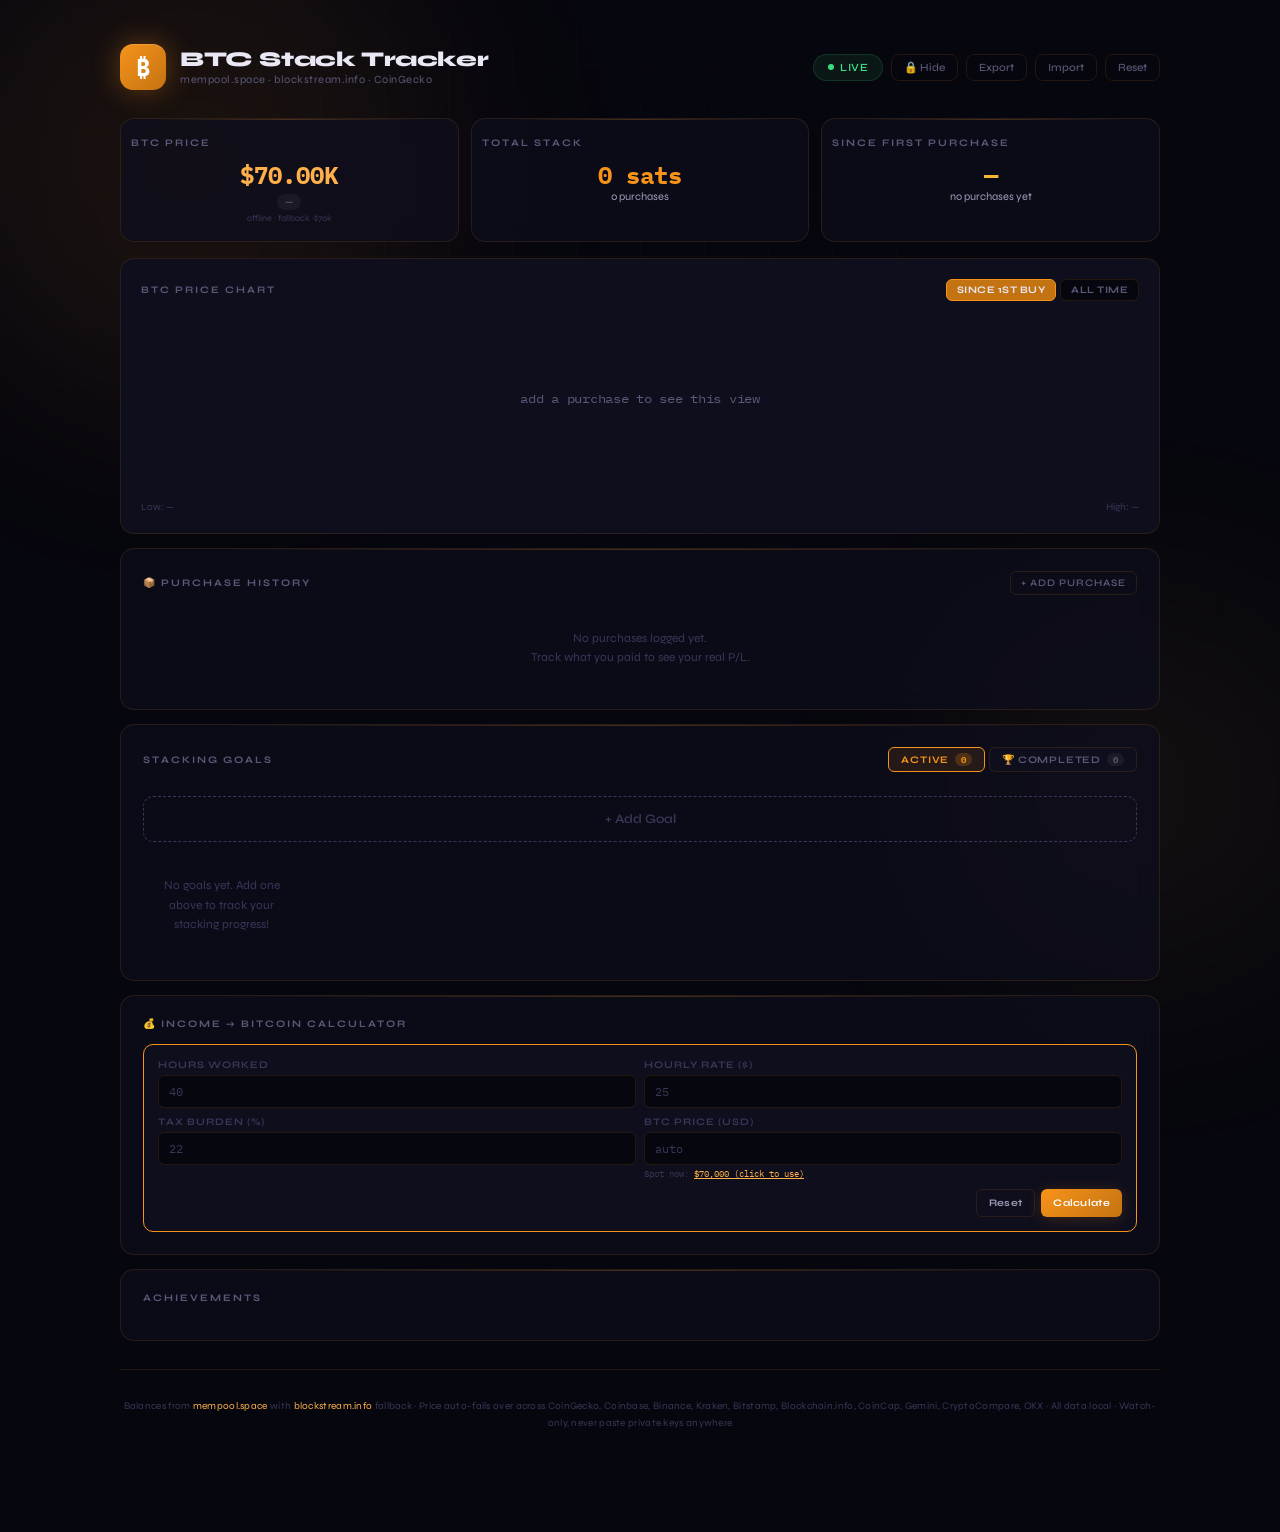
<file: btc-tracker.html>
<!DOCTYPE html>
<html lang="en">
<head>
<meta charset="UTF-8">
<meta name="viewport" content="width=device-width, initial-scale=1.0">
<meta name="theme-color" content="#06060e">
<title>BTC Wallet Tracker — Stack Tracker</title>
<link rel="icon" href='data:image/svg+xml,<svg xmlns=%22http://www.w3.org/2000/svg%22 viewBox=%220 0 100 100%22><rect width=%22100%22 height=%22100%22 rx=%2220%22 fill=%22%23f7931a%22/><text x=%2250%22 y=%2270%22 font-family=%22monospace%22 font-size=%2260%22 font-weight=%22700%22 fill=%22white%22 text-anchor=%22middle%22>₿</text></svg>'>
<link rel="preconnect" href="https://fonts.googleapis.com">
<link href="https://fonts.googleapis.com/css2?family=Syne:wght@400;500;600;700;800&family=IBM+Plex+Mono:wght@400;500;600;700&display=swap" rel="stylesheet">
<style>
*,*::before,*::after{margin:0;padding:0;box-sizing:border-box}
:root{
  --bg:#06060e;--bg2:#0e0e1c;--bg3:#141428;--bg4:#1c1c36;
  --glass:rgba(14,14,30,.72);--glass2:rgba(20,20,42,.6);
  --btc:#f7931a;--btc-soft:#ffb04a;--btc-deep:#c47312;
  --btc-glow:rgba(247,147,26,.2);--btc-glow-s:rgba(247,147,26,.35);
  --cyan:#42e8d5;--green:#3ddc84;--amber:#f5b731;--amber-glow:rgba(245,183,49,.12);
  --red:#ff5c6c;--text:#eae8f4;--text2:#a09cb8;--text3:#5c5878;--text4:#3a3658;
  --border:rgba(247,147,26,.12);--border2:rgba(247,147,26,.22);
  --r:14px;--r-sm:10px;--r-xs:6px;
}
html{font-size:16px}
body{font-family:'Syne',sans-serif;background:var(--bg);color:var(--text);min-height:100vh;overflow-x:hidden;-webkit-font-smoothing:antialiased}
.bg-grid{
  position:fixed;top:0;left:0;width:100%;height:100%;z-index:0;pointer-events:none;
  background-image:linear-gradient(rgba(247,147,26,.03) 1px,transparent 1px),linear-gradient(90deg,rgba(247,147,26,.03) 1px,transparent 1px);
  background-size:64px 64px;mask-image:radial-gradient(ellipse 70% 60% at 50% 30%,black,transparent);
}
.bg-orb{position:fixed;border-radius:50%;filter:blur(100px);z-index:0;pointer-events:none;animation:orbF 20s ease-in-out infinite alternate;will-change:transform}
.bg-orb.a{width:500px;height:500px;top:-10%;left:-5%;background:rgba(247,147,26,.08)}
.bg-orb.b{width:400px;height:400px;bottom:-10%;right:-5%;background:rgba(245,183,49,.05);animation-delay:-10s}
body.hidden .bg-orb{animation-play-state:paused}
@keyframes orbF{0%{transform:translate(0,0)}100%{transform:translate(40px,30px)}}
.app{position:relative;z-index:1;max-width:1080px;margin:0 auto;padding:24px 20px 100px}

.header{display:flex;align-items:center;justify-content:space-between;padding:20px 0 28px;flex-wrap:wrap;gap:12px;animation:fs .6s ease both}
@keyframes fs{from{opacity:0;transform:translateY(12px)}to{opacity:1;transform:translateY(0)}}
.logo{display:flex;align-items:center;gap:14px}
.logo-mark{
  width:46px;height:46px;border-radius:13px;
  background:linear-gradient(135deg,var(--btc),var(--btc-deep));
  display:flex;align-items:center;justify-content:center;
  box-shadow:0 0 28px var(--btc-glow-s),inset 0 1px 0 rgba(255,255,255,.15);
}
.logo-mark span{font-family:'IBM Plex Mono',monospace;font-weight:700;font-size:24px;color:#fff}
.logo-title{font-weight:800;font-size:21px;letter-spacing:-.4px;line-height:1.1}
.logo-title small{display:block;font-weight:400;font-size:11px;color:var(--text3);letter-spacing:.5px;margin-top:2px}
.header-r{display:flex;align-items:center;gap:8px;flex-wrap:wrap}
.live-pill{display:flex;align-items:center;gap:6px;font-size:11px;font-weight:600;color:var(--green);background:rgba(61,220,132,.08);padding:6px 14px;border-radius:20px;border:1px solid rgba(61,220,132,.15);letter-spacing:.5px;text-transform:uppercase}
.live-dot{width:6px;height:6px;border-radius:50%;background:var(--green);animation:blink 2s infinite}
@keyframes blink{0%,100%{opacity:1}50%{opacity:.2}}
.hbtn{background:none;border:1px solid var(--border);color:var(--text3);padding:6px 12px;border-radius:8px;font-size:11px;cursor:pointer;font-family:'Syne',sans-serif;font-weight:500;transition:all .2s}
.hbtn:hover{border-color:var(--btc);color:var(--text)}
.hbtn.danger:hover{border-color:var(--red);color:var(--red)}

.g{background:var(--glass);border:1px solid var(--border);border-radius:var(--r);padding:22px;position:relative;overflow:hidden;backdrop-filter:blur(12px);-webkit-backdrop-filter:blur(12px);transition:border-color .3s,box-shadow .3s}
.g:hover{border-color:var(--border2);box-shadow:0 4px 30px rgba(0,0,0,.15)}
.g::after{content:'';position:absolute;top:0;left:0;right:0;height:1px;background:linear-gradient(90deg,transparent 10%,rgba(247,147,26,.25) 50%,transparent 90%)}
.g-t{font-size:10px;text-transform:uppercase;letter-spacing:2px;color:var(--text3);font-weight:700;margin-bottom:14px;display:flex;justify-content:space-between;align-items:center;gap:8px}

.st{animation:fs .5s ease both}
.st:nth-child(1){animation-delay:.05s}.st:nth-child(2){animation-delay:.1s}
.st:nth-child(3){animation-delay:.15s}.st:nth-child(4){animation-delay:.2s}

.stats{display:grid;grid-template-columns:repeat(3,1fr);gap:12px;margin-bottom:16px}
@media(max-width:700px){.stats{grid-template-columns:1fr 1fr}}
@media(max-width:480px){.stats{grid-template-columns:1fr}}
.stat{text-align:center;padding:18px 10px}
.sv{font-family:'IBM Plex Mono',monospace;font-size:24px;font-weight:700;margin:5px 0 3px;line-height:1;word-break:break-word}
.sv.cp{color:var(--btc-soft)}.sv.ca{color:var(--green)}.sv.cpo{color:var(--btc)}.sv.ce{color:var(--amber)}
.ss{font-size:11px;color:var(--text2);font-weight:400}
.sb{display:inline-block;font-size:10px;font-weight:600;padding:2px 8px;border-radius:10px;margin-top:4px}
.sb.up{color:var(--green);background:rgba(61,220,132,.1)}
.sb.down{color:var(--red);background:rgba(255,92,108,.1)}
.sb.ne{color:var(--text3);background:rgba(92,88,120,.15)}
.pts{font-size:9px;color:var(--text4);margin-top:3px}

/* Chart */
.chart-wrap{background:var(--bg2);border:1px solid var(--border);border-radius:var(--r);padding:20px;margin-bottom:14px}
.chart-head{display:flex;justify-content:space-between;align-items:center;margin-bottom:12px;flex-wrap:wrap;gap:8px}
.chart-tabs{display:flex;gap:4px}
.chart-tab{background:var(--bg);border:1px solid var(--border);color:var(--text3);padding:4px 10px;border-radius:var(--r-xs);font-size:10px;cursor:pointer;font-family:'Syne',sans-serif;font-weight:700;text-transform:uppercase;letter-spacing:.5px;transition:all .2s}
.chart-tab:hover{color:var(--text)}
.chart-tab.on{background:var(--btc-deep);border-color:var(--btc);color:var(--text)}
.chart-svg{width:100%;height:180px;display:block}
.chart-info{display:flex;justify-content:space-between;font-size:10px;color:var(--text4);margin-top:8px}

/* Wallets */
.wlist{display:flex;flex-direction:column;gap:10px;margin-top:10px}
.wi{background:var(--bg2);border:1px solid var(--border);border-radius:var(--r-sm);padding:14px;transition:border-color .2s}
.wi:hover{border-color:var(--border2)}
.wi.err{border-color:rgba(255,92,108,.3);background:rgba(255,92,108,.04)}
.wt{display:flex;justify-content:space-between;align-items:flex-start;gap:10px;margin-bottom:6px}
.wn{font-weight:700;font-size:14px;cursor:pointer;padding:2px 6px;border:1px solid transparent;border-radius:var(--r-xs);transition:border-color .2s}
.wn:hover{border-color:var(--text4)}
.wb{display:flex;gap:4px;flex-shrink:0}
.waddr{font-family:'IBM Plex Mono',monospace;font-size:10px;color:var(--text3);word-break:break-all;margin-bottom:10px;line-height:1.4}
.wbal{display:flex;justify-content:space-between;align-items:center;padding-top:8px;border-top:1px solid var(--border)}
.wbal-btc{font-family:'IBM Plex Mono',monospace;font-size:15px;font-weight:700;color:var(--btc-soft)}
.wbal-usd{font-family:'IBM Plex Mono',monospace;font-size:12px;color:var(--text3)}
.wbal-status{font-size:9px;text-transform:uppercase;letter-spacing:1px;color:var(--text4);font-weight:700;margin-top:4px}
.wbal-status.loading{color:var(--btc)}
.wbal-status.ok{color:var(--green)}
.wbal-status.err{color:var(--red)}
.spin{display:inline-block;width:10px;height:10px;border:1.5px solid var(--btc);border-top-color:transparent;border-radius:50%;animation:spin 1s linear infinite;margin-right:4px;vertical-align:middle}
@keyframes spin{to{transform:rotate(360deg)}}

.wform{background:var(--bg2);border:1px dashed var(--text4);border-radius:var(--r-sm);padding:14px;margin-top:10px}
.wform.open{border-color:var(--btc);border-style:solid}
.wform-fields{display:flex;flex-direction:column;gap:8px}
input[type="number"],input[type="text"]{
  background:var(--bg);border:1px solid var(--border);border-radius:var(--r-sm);
  padding:11px 14px;color:var(--text);font-family:'IBM Plex Mono',monospace;font-size:13px;
  outline:none;transition:border-color .25s,box-shadow .25s;width:100%;
}
input[type="text"].label-input{font-family:'Syne',sans-serif}
input:focus{border-color:var(--btc);box-shadow:0 0 0 3px var(--btc-glow)}
input::placeholder{color:var(--text4)}
.wform-actions{display:flex;gap:6px;justify-content:flex-end;margin-top:4px}

.btn{padding:11px 20px;border:none;border-radius:var(--r-sm);cursor:pointer;font-family:'Syne',sans-serif;font-weight:700;font-size:12px;letter-spacing:.3px;transition:all .2s;white-space:nowrap}
.bp{background:linear-gradient(135deg,var(--btc),var(--btc-deep));color:#fff;box-shadow:0 2px 16px var(--btc-glow)}
.bp:hover{transform:translateY(-1px);box-shadow:0 6px 24px var(--btc-glow-s)}
.bs{padding:7px 12px;font-size:10px;border-radius:var(--r-xs)}
.bo{background:transparent;border:1px solid var(--border);color:var(--text2)}
.bo:hover{border-color:var(--btc);color:var(--text)}
.bd{background:rgba(255,92,108,.08);border:1px solid rgba(255,92,108,.15);color:var(--red)}
.bd:hover{background:rgba(255,92,108,.18)}

.wadd-btn{border:1px dashed var(--text4);background:transparent;border-radius:var(--r-sm);padding:14px;text-align:center;color:var(--text4);cursor:pointer;font-size:13px;font-weight:600;transition:all .25s;margin-top:10px;width:100%;font-family:'Syne',sans-serif}
.wadd-btn:hover{border-color:var(--btc);color:var(--btc)}
.wempty{text-align:center;color:var(--text4);font-size:12px;padding:28px 10px;line-height:1.6}

.refresh-btn{background:none;border:1px solid var(--border);color:var(--text3);padding:5px 10px;border-radius:var(--r-xs);font-size:10px;cursor:pointer;font-family:'Syne',sans-serif;font-weight:600;transition:all .2s;text-transform:uppercase;letter-spacing:1px;display:flex;align-items:center;gap:5px}
.refresh-btn:hover{border-color:var(--btc);color:var(--text)}
.refresh-btn:disabled{opacity:.5;cursor:not-allowed}

/* Goals */
.gw{display:grid;grid-template-columns:repeat(auto-fill,minmax(150px,1fr));gap:10px;margin-top:10px}
.gi{background:var(--bg2);border:1px solid var(--border);border-radius:var(--r-sm);padding:14px 10px 12px;transition:border-color .2s;display:flex;flex-direction:column;align-items:center;text-align:center;min-height:170px;position:relative;overflow:hidden}
.gi:hover{border-color:var(--border2)}
.gi-icon{line-height:0;margin-bottom:8px;filter:drop-shadow(0 4px 10px var(--btc-glow-s));display:flex;align-items:flex-end;justify-content:center;min-height:42px}
.gi-icon svg{display:block}
.gi.completed .gi-icon{filter:drop-shadow(0 4px 10px rgba(61,220,132,.3))}
.gt{display:flex;justify-content:center;align-items:center;margin-bottom:6px;width:100%}
.gn{font-weight:700;font-size:12px;cursor:pointer;padding:2px 6px;border:1px solid transparent;border-radius:var(--r-xs);transition:border-color .2s;max-width:100%;line-height:1.25;overflow:hidden;text-overflow:ellipsis;white-space:nowrap}
.gn:hover{border-color:var(--text4)}
.gb{position:absolute;top:5px;right:5px;display:flex;gap:3px;z-index:2}
.gb .btn{padding:2px 6px;font-size:9px;line-height:1;border-radius:4px}
.gtr{height:5px;background:var(--bg);border-radius:3px;overflow:hidden;width:100%;margin-top:auto}
.gf{height:100%;border-radius:3px;transition:width .6s cubic-bezier(.22,1,.36,1);background:linear-gradient(90deg,var(--btc),var(--amber))}
.gf.dn{background:linear-gradient(90deg,var(--green),#6ee7b7)}
.ginfo{display:flex;flex-direction:column;align-items:center;font-size:10px;color:var(--text2);margin-top:6px;gap:1px;width:100%}
.gpct{font-weight:700;font-family:'IBM Plex Mono',monospace;font-size:14px;color:var(--btc)}
.gpct.ok{color:var(--green)}
.gprog{font-family:'IBM Plex Mono',monospace;color:var(--text3);font-size:9px}
.gmeta{font-size:9px;color:var(--text4);margin-top:5px;line-height:1.4}
.gmeta .gc{color:var(--amber);font-family:'IBM Plex Mono',monospace;font-weight:500}
.gmeta .gd{color:var(--green);font-weight:600}

/* Goal tabs */
.goal-tabs{display:flex;gap:4px;text-transform:none;letter-spacing:normal;margin-left:auto}
.gtab{background:var(--bg2);border:1px solid var(--border);color:var(--text3);padding:5px 12px;border-radius:var(--r-xs);font-size:10px;font-weight:700;text-transform:uppercase;letter-spacing:.8px;cursor:pointer;transition:all .2s;font-family:inherit;display:inline-flex;align-items:center;gap:6px}
.gtab:hover{color:var(--text);border-color:var(--border2)}
.gtab.active{background:rgba(247,147,26,.1);border-color:var(--btc);color:var(--btc)}
.gtab.active.completed-tab{background:rgba(61,220,132,.08);border-color:var(--green);color:var(--green)}
.gtab-count{font-family:'IBM Plex Mono',monospace;font-size:9px;font-weight:700;background:rgba(255,255,255,.06);padding:1px 6px;border-radius:8px;min-width:16px;text-align:center;letter-spacing:0}
.gtab.active .gtab-count{background:rgba(247,147,26,.2)}
.gtab.active.completed-tab .gtab-count{background:rgba(61,220,132,.18)}

/* Completed goal card + stamp */
.gi.completed{border-color:rgba(61,220,132,.4);background:linear-gradient(135deg,rgba(61,220,132,.06),rgba(61,220,132,.01));position:relative;overflow:hidden}
.gi.completed::before{content:'';position:absolute;inset:0;background:radial-gradient(ellipse at top right,rgba(61,220,132,.1),transparent 60%);pointer-events:none}
.stamp{position:absolute;top:8px;left:8px;font-family:'IBM Plex Mono',monospace;font-size:8px;font-weight:800;letter-spacing:1.4px;color:var(--green);border:1.5px solid var(--green);border-radius:3px;padding:2px 6px 1px;transform:rotate(-8deg);background:rgba(61,220,132,.06);text-transform:uppercase;box-shadow:inset 0 0 0 1px rgba(61,220,132,.3),0 0 12px rgba(61,220,132,.15);pointer-events:none;user-select:none;text-align:center;line-height:1.2;z-index:1}
.stamp-date{display:block;font-size:6.5px;letter-spacing:.6px;color:var(--green);opacity:.75;margin-top:1px;font-weight:600}
@keyframes stampIn{0%{transform:rotate(-40deg) scale(3);opacity:0}60%{transform:rotate(-6deg) scale(1.15);opacity:1}100%{transform:rotate(-8deg) scale(1);opacity:1}}
.stamp.fresh{animation:stampIn .6s cubic-bezier(.22,1,.36,1) both}
.gempty{text-align:center;color:var(--text4);font-size:12px;padding:24px 10px;line-height:1.6}

/* Celebration overlay */
.celebration{position:fixed;inset:0;z-index:999;pointer-events:none;display:none;overflow:hidden}
.celebration.show{display:block}
.celebration-backdrop{position:absolute;inset:0;background:radial-gradient(ellipse at center,rgba(247,147,26,.18),transparent 60%);animation:ceBack 2.8s ease-out forwards}
@keyframes ceBack{0%{opacity:0}15%{opacity:1}80%{opacity:1}100%{opacity:0}}
.celebration-content{position:absolute;top:50%;left:50%;transform:translate(-50%,-50%);text-align:center;animation:ceIn 2.8s cubic-bezier(.22,1,.36,1) forwards}
@keyframes ceIn{
  0%{transform:translate(-50%,-50%) scale(.3) rotate(-10deg);opacity:0}
  18%{transform:translate(-50%,-50%) scale(1.2) rotate(4deg);opacity:1}
  30%{transform:translate(-50%,-50%) scale(1) rotate(0)}
  78%{transform:translate(-50%,-50%) scale(1) rotate(0);opacity:1}
  100%{transform:translate(-50%,-50%) scale(1.35) rotate(0);opacity:0}
}
.ce-emoji{font-size:clamp(80px,16vmin,150px);line-height:1;filter:drop-shadow(0 0 30px var(--btc-glow-s));animation:ceBounce .6s ease-in-out infinite alternate}
@keyframes ceBounce{from{transform:translateY(0) rotate(-4deg)}to{transform:translateY(-14px) rotate(4deg)}}
.ce-title{font-family:'Syne',sans-serif;font-size:clamp(36px,7vmin,64px);font-weight:800;letter-spacing:-1.5px;background:linear-gradient(135deg,var(--btc),var(--amber) 45%,var(--green));-webkit-background-clip:text;background-clip:text;-webkit-text-fill-color:transparent;color:transparent;margin:14px 0 8px;text-shadow:0 0 60px var(--btc-glow-s);line-height:1.05}
.ce-sub{font-size:clamp(18px,2.6vmin,26px);color:var(--text);font-weight:700;letter-spacing:-.3px;max-width:90vw;padding:0 12px}
.ce-target{font-family:'IBM Plex Mono',monospace;font-size:clamp(12px,1.8vmin,16px);color:var(--amber);margin-top:6px;font-weight:600;letter-spacing:.5px}

.flash-ring{position:absolute;top:50%;left:50%;border:6px solid var(--btc);border-radius:50%;transform:translate(-50%,-50%);width:20px;height:20px;animation:ring 1.8s cubic-bezier(.22,1,.36,1) forwards}
.flash-ring.r2{border-color:var(--amber);animation-delay:.15s;border-width:4px}
.flash-ring.r3{border-color:var(--green);animation-delay:.3s;border-width:3px}
@keyframes ring{
  0%{width:20px;height:20px;opacity:1;border-width:8px}
  100%{width:180vmin;height:180vmin;opacity:0;border-width:1px}
}
.confetti{position:absolute;top:-20px;width:10px;height:16px;opacity:0;will-change:transform;border-radius:2px;animation:cfall 3.2s linear forwards}
@keyframes cfall{
  0%{opacity:1;transform:translate3d(0,-30px,0) rotate(0deg)}
  100%{opacity:0;transform:translate3d(var(--cx,0px),110vh,0) rotate(var(--cr,720deg))}
}

/* Achievements */
.ag{display:grid;grid-template-columns:repeat(auto-fill,minmax(94px,1fr));gap:8px;margin-top:10px}
.ac{background:var(--bg2);border:1px solid var(--border);border-radius:var(--r-sm);padding:14px 6px 12px;text-align:center;transition:all .35s;position:relative}
.ac.on{border-color:var(--amber);background:rgba(245,183,49,.04);box-shadow:0 0 16px var(--amber-glow)}
.ac.off{opacity:.25;filter:grayscale(.5)}
.ae{font-size:26px;line-height:1;margin-bottom:4px}
.al{font-size:9px;color:var(--text3);font-weight:600;text-transform:uppercase;letter-spacing:.5px}
.av{font-family:'IBM Plex Mono',monospace;font-size:10px;color:var(--amber);font-weight:600;margin-top:2px}
.ac.on .al{color:var(--text)}
.ack{position:absolute;top:-5px;right:-5px;width:18px;height:18px;background:var(--amber);border-radius:50%;font-size:9px;font-weight:700;display:flex;align-items:center;justify-content:center;color:var(--bg);box-shadow:0 2px 8px var(--amber-glow)}

/* Purchase History */
.purchase-item{display:flex;flex-direction:column;gap:3px;background:var(--bg2);border:1px solid var(--border);border-radius:var(--r-sm);padding:10px 12px;font-size:11px;color:var(--text2)}
.p-row-main{display:flex;align-items:center;gap:8px;flex-wrap:wrap}
.p-row-pnl{display:flex;align-items:center;gap:6px;font-size:10px;padding-left:2px;flex-wrap:wrap;padding-top:2px}
.purchase-item .p-amt{font-family:'IBM Plex Mono',monospace;font-weight:700;color:var(--btc-soft);min-width:90px;font-size:12px}
.purchase-item .p-date{color:var(--text4);font-family:'IBM Plex Mono',monospace;font-size:10px}
.purchase-item .p-note{color:var(--text3);flex:1;font-style:italic;font-size:10px}
.purchase-item .p-btn{background:none;border:none;color:var(--text3);cursor:pointer;font-size:12px;font-weight:700;padding:2px 6px;opacity:.5;transition:opacity .2s}
.purchase-item .p-btn:hover{opacity:1}
.purchase-item .p-btn.p-del:hover{color:var(--red)}
.purchase-item .p-btn.p-edit:hover{color:var(--cyan)}
.p-basis{color:var(--text4);font-family:'IBM Plex Mono',monospace}
.p-sep{color:var(--text4)}
.p-pnl{font-family:'IBM Plex Mono',monospace;font-weight:600}
.p-pnl.up{color:var(--green)}
.p-pnl.down{color:var(--red)}
.pt-row{display:flex;justify-content:space-between;align-items:center;font-size:11px;color:var(--text3)}
.pt-row > span:first-child{color:var(--text4)}
.pt-row > span:last-child{font-family:'IBM Plex Mono',monospace;color:var(--btc-soft);font-weight:600}
.pt-pnl-row{padding-top:6px;border-top:1px solid var(--border);margin-top:4px}
.pt-pnl-row > span:last-child{font-weight:700}
.purchase-form{background:var(--bg2);border:1px dashed var(--text4);border-radius:var(--r-sm);padding:14px;margin-bottom:10px}
.purchase-form.open{border-color:var(--btc);border-style:solid}
.pf-grid{display:grid;grid-template-columns:1fr 1fr;gap:8px}
@media(max-width:500px){.pf-grid{grid-template-columns:1fr}}
.pf-field label{font-size:10px;color:var(--text4);font-weight:700;text-transform:uppercase;letter-spacing:1px;display:block;margin-bottom:4px}
.pf-field input{width:100%;background:var(--bg);border:1px solid var(--border);border-radius:var(--r-xs);color:var(--text);font-family:'IBM Plex Mono',monospace;font-size:12px;padding:8px 10px;outline:none;transition:border-color .2s}
.pf-field input[type="text"].label-input{font-family:'Syne',sans-serif}
.pf-field input:focus{border-color:var(--btc);box-shadow:0 0 0 3px var(--btc-glow)}
.pf-price-hint{font-size:9px;color:var(--text4);margin-top:3px;font-family:'IBM Plex Mono',monospace}
.pf-price-hint a{color:var(--btc-soft);cursor:pointer;text-decoration:underline}
.pf-actions{display:flex;gap:6px;justify-content:flex-end;margin-top:10px}

/* Modal */
.mbg{display:none;position:fixed;top:0;left:0;width:100%;height:100%;background:rgba(0,0,0,.65);z-index:100;align-items:center;justify-content:center;backdrop-filter:blur(6px);-webkit-backdrop-filter:blur(6px)}
.mbg.open{display:flex}
.mbox{background:var(--bg3);border:1px solid var(--border2);border-radius:var(--r);padding:28px;width:92%;max-width:380px;animation:fs .25s ease}
.mbox h3{font-size:16px;font-weight:700;margin-bottom:18px}
.mbox .fd{margin-bottom:12px}
.fl{font-size:11px;color:var(--text2);margin-bottom:5px;font-weight:500;letter-spacing:.3px;display:block}
.mf{display:flex;gap:8px;justify-content:flex-end;margin-top:22px}

/* Toast */
.toast{position:fixed;bottom:28px;left:50%;z-index:200;background:var(--bg4);border:1px solid var(--amber);border-radius:var(--r);padding:14px 24px;display:flex;align-items:center;gap:12px;transform:translate(-50%,80px);opacity:0;transition:all .45s cubic-bezier(.22,1,.36,1);box-shadow:0 12px 40px rgba(0,0,0,.5);max-width:90vw}
.toast.pop{transform:translate(-50%,0);opacity:1}
.ti{font-size:28px}.tm{font-size:13px;font-weight:600}

.foot{text-align:center;padding:28px 0 0;font-size:10px;color:var(--text4);border-top:1px solid var(--border);margin-top:28px;line-height:1.7;letter-spacing:.3px}
.foot a{color:var(--btc-soft);text-decoration:none}
.foot a:hover{text-decoration:underline}

@media(max-width:600px){
  .sv{font-size:18px}
  .ag{grid-template-columns:repeat(auto-fill,minmax(78px,1fr))}
  .app{padding:16px 14px 80px}
}
</style>
</head>
<body>
<div class="bg-grid"></div>
<div class="bg-orb a"></div>
<div class="bg-orb b"></div>
<div class="app">

  <header class="header">
    <div class="logo">
      <div class="logo-mark"><span>₿</span></div>
      <div class="logo-title">BTC Stack Tracker<small>mempool.space · blockstream.info · CoinGecko</small></div>
    </div>
    <div class="header-r">
      <div class="live-pill"><div class="live-dot"></div>Live</div>
      <button class="hbtn" id="hideBtn" onclick="toggleHide()">🔒 Hide</button>
      <button class="hbtn" onclick="exportData()">Export</button>
      <button class="hbtn" onclick="document.getElementById('importFile').click()">Import</button>
      <input type="file" id="importFile" accept=".json,application/json" style="display:none" onchange="importData(event)">
      <button class="hbtn danger" onclick="resetAll()">Reset</button>
    </div>
  </header>

  <div class="stats">
    <div class="g stat st">
      <div class="g-t">BTC Price</div>
      <div class="sv cp" id="vP">—</div>
      <div id="vPB" class="sb ne">loading</div>
      <div class="pts" id="vPT">connecting…</div>
    </div>
    <div class="g stat st">
      <div class="g-t">Total Stack</div>
      <div class="sv cpo" id="vS">0 sats</div>
      <div class="ss" id="vSS">0 purchases</div>
    </div>
    <div class="g stat st">
      <div class="g-t">Since First Purchase</div>
      <div class="sv ce" id="vFP">—</div>
      <div class="ss" id="vFPD">no purchases yet</div>
    </div>
  </div>

  <div class="chart-wrap st">
    <div class="chart-head">
      <div class="g-t" style="margin:0">BTC Price Chart</div>
      <div class="chart-tabs">
        <button class="chart-tab on" data-range="fp" onclick="loadChart('fp')">Since 1st Buy</button>
        <button class="chart-tab" data-range="max" onclick="loadChart('max')">All Time</button>
      </div>
    </div>
    <svg class="chart-svg" id="priceChart" viewBox="0 0 800 180" preserveAspectRatio="none"></svg>
    <div class="chart-info">
      <span id="chartLow">Low: —</span>
      <span id="chartHigh">High: —</span>
    </div>
  </div>

<div class="g st" style="margin-bottom:14px">
    <div class="g-t">
      <span>📦 Purchase History</span>
      <button class="refresh-btn" onclick="showAddPurchase()">+ Add Purchase</button>
    </div>
    <div class="purchase-form" id="purchaseForm" style="display:none">
      <div class="pf-grid">
        <div class="pf-field">
          <label>BTC Amount</label>
          <input type="number" id="pAmt" placeholder="0.001" min="0" step="any">
        </div>
        <div class="pf-field">
          <label>Price per BTC (USD)</label>
          <input type="number" id="pPrice" placeholder="70000" min="0" step="any">
          <div class="pf-price-hint">Spot now: <a onclick="fillCurrentPrice()" id="pPriceHint">—</a></div>
        </div>
        <div class="pf-field">
          <label>Date</label>
          <input type="datetime-local" id="pDate">
        </div>
        <div class="pf-field">
          <label>Note (optional)</label>
          <input type="text" id="pNote" class="label-input" placeholder="e.g. DCA, Coinbase">
        </div>
      </div>
      <div class="pf-actions">
        <button class="btn bs bo" onclick="hideAddPurchase()">Cancel</button>
        <button class="btn bs bp" id="pSaveBtn" onclick="savePurchase()">Add Purchase</button>
      </div>
    </div>
    <div id="purchaseList" style="display:flex;flex-direction:column;gap:6px"></div>
    <div id="purchaseEmpty" style="text-align:center;color:var(--text4);font-size:12px;padding:20px 10px;line-height:1.6">No purchases logged yet.<br>Track what you paid to see your real P/L.</div>
    <div id="purchaseTotal" style="display:none;margin-top:10px;padding-top:10px;border-top:1px solid var(--border);flex-direction:column;gap:5px">
      <div class="pt-row"><span>Total BTC Purchased</span><span id="ptTotalBtc">—</span></div>
      <div class="pt-row"><span>Total Cost Basis</span><span id="ptTotalBasis">—</span></div>
      <div class="pt-row"><span>Current Value</span><span id="ptTotalCur">—</span></div>
      <div class="pt-row"><span>Avg Entry Price</span><span id="ptAvgEntry">—</span></div>
      <div class="pt-row pt-pnl-row"><span>Total P/L</span><span id="ptTotalPnl">—</span></div>
    </div>
  </div>

  <div class="g st" style="margin-bottom:14px">
    <div class="g-t">
      <span>Stacking Goals</span>
      <div class="goal-tabs">
        <button class="gtab active" id="gtab-active" onclick="setGoalTab('active')">Active<span class="gtab-count" id="gtab-count-active">0</span></button>
        <button class="gtab completed-tab" id="gtab-completed" onclick="setGoalTab('completed')">🏆 Completed<span class="gtab-count" id="gtab-count-completed">0</span></button>
      </div>
    </div>
    <button class="wadd-btn" id="gAddBtn" onclick="addGoal()">+ Add Goal</button>
    <div class="gw" id="gW"></div>
  </div>

  <div class="g st" style="margin-bottom:14px">
    <div class="g-t">
      <span>💰 Income → Bitcoin Calculator</span>
    </div>
    <div class="purchase-form open" style="margin-bottom:0">
      <div class="pf-grid">
        <div class="pf-field">
          <label>Hours Worked</label>
          <input type="number" id="calcHours" placeholder="40" min="0" step="any">
        </div>
        <div class="pf-field">
          <label>Hourly Rate ($)</label>
          <input type="number" id="calcRate" placeholder="25" min="0" step="any">
        </div>
        <div class="pf-field">
          <label>Tax Burden (%)</label>
          <input type="number" id="calcTax" placeholder="22" min="0" max="100" step="any">
        </div>
        <div class="pf-field">
          <label>BTC Price (USD)</label>
          <input type="number" id="calcBtcPrice" placeholder="auto" min="0" step="any">
          <div class="pf-price-hint">Spot now: <a onclick="useSpotForCalc()" id="calcPriceHint">—</a></div>
        </div>
      </div>
      <div class="pf-actions">
        <button class="btn bs bo" onclick="resetCalc()">Reset</button>
        <button class="btn bs bp" onclick="runCalc()">Calculate</button>
      </div>
    </div>
    <div id="calcResults" style="display:none;flex-direction:column;gap:5px;margin-top:10px;padding-top:10px;border-top:1px solid var(--border)">
      <div class="pt-row"><span>Gross Earnings</span><span id="calcGross">—</span></div>
      <div class="pt-row"><span>Tax Owed</span><span id="calcTaxAmt">—</span></div>
      <div class="pt-row"><span>After-Tax Pay</span><span id="calcNet">—</span></div>
      <div class="pt-row pt-pnl-row"><span>Bitcoin Earned</span><span id="calcBtc">—</span></div>
    </div>
  </div>

  <div class="g st" style="margin-bottom:16px">
    <div class="g-t">Achievements</div>
    <div class="ag" id="aG"></div>
  </div>

  <div class="foot">
    Balances from <a href="https://mempool.space" target="_blank" rel="noopener">mempool.space</a> with <a href="https://blockstream.info" target="_blank" rel="noopener">blockstream.info</a> fallback · Price auto-fails over across CoinGecko, Coinbase, Binance, Kraken, Bitstamp, Blockchain.info, CoinCap, Gemini, CryptoCompare, OKX · All data local · Watch-only, never paste private keys anywhere
  </div>
</div>

<div class="mbg" id="modal">
  <div class="mbox">
    <h3 id="mT">Edit Goal</h3>
    <div class="fd"><label class="fl">Goal Name</label><input type="text" id="mN" placeholder="e.g. Sats Goal #1"></div>
    <div class="fd"><label class="fl">Target BTC</label><input type="number" id="mA" placeholder="e.g. 1" min="0" step="any"></div>
    <div class="mf">
      <button class="btn bo" onclick="closeModal()">Cancel</button>
      <button class="btn bp" id="mSave" onclick="saveModal()">Save</button>
    </div>
  </div>
</div>

<div class="mbg" id="pinModal">
  <div class="mbox">
    <h3 id="pinTitle">Set PIN</h3>
    <div class="fd"><label class="fl" id="pinMsg">Choose a 4–8 digit PIN</label><input type="password" id="pinInput" inputmode="numeric" pattern="[0-9]*" maxlength="8" autocomplete="off"></div>
    <div class="fd" style="color:var(--red);font-size:11px;min-height:14px" id="pinErr"></div>
    <div class="mf">
      <button class="btn bo" onclick="pinCancel()">Cancel</button>
      <button class="btn bp" onclick="pinSubmit()">OK</button>
    </div>
  </div>
</div>

<div class="toast" id="toast">
  <div class="ti" id="tI">🏆</div>
  <div class="tm" id="tM">Achievement Unlocked!</div>
</div>

<div class="celebration" id="celebration" aria-hidden="true">
  <div class="celebration-backdrop"></div>
  <div class="flash-ring"></div>
  <div class="flash-ring r2"></div>
  <div class="flash-ring r3"></div>
  <div id="confettiContainer" style="position:absolute;inset:0;pointer-events:none"></div>
  <div class="celebration-content">
    <div class="ce-emoji" id="ceEmoji">🎉</div>
    <div class="ce-title" id="ceTitle">GOAL COMPLETED!</div>
    <div class="ce-sub" id="ceSub">—</div>
    <div class="ce-target" id="ceTarget">—</div>
  </div>
</div>

<script>
const KEY='btc_stack_v1';
let S={wallets:[],purchases:[],goals:[],unlocked:[],price:0,priceChg30:0,priceThen:0,goalView:'active'};
let chartData=null,chartRange=30;

function load(){try{const r=localStorage.getItem(KEY);if(r){const d=JSON.parse(r);Object.assign(S,d);if(!S.wallets)S.wallets=[];if(!S.purchases)S.purchases=[];if(!S.goals)S.goals=[];if(!S.unlocked)S.unlocked=[]}}catch(e){}hidden=!!localStorage.getItem('btc_hidden_v1');const hb=document.getElementById('hideBtn');if(hb)hb.textContent=hidden?'🔓 Show':'🔒 Hide';}
function save(){try{localStorage.setItem(KEY,JSON.stringify({wallets:S.wallets,purchases:S.purchases,goals:S.goals,unlocked:S.unlocked,price:S.price,priceChg30:S.priceChg30,priceThen:S.priceThen,priceTs:S.priceTs}))}catch(e){}}

function validAddr(a){
  if(!a)return false;
  const t=a.trim();
  return /^(bc1[a-z0-9]{25,87}|[13][1-9A-HJ-NP-Za-km-z]{25,34})$/.test(t);
}

function fBTC(sats){
  if(!isFinite(sats)||sats<0)return'0 BTC';
  const btc=sats/1e8;
  if(btc>=1)return btc.toFixed(4)+' BTC';
  if(btc>=0.001)return btc.toFixed(6)+' BTC';
  return btc.toFixed(8)+' BTC';
}
function fSats(sats){if(!isFinite(sats))return'—';return Math.round(sats).toLocaleString()+' sats'}
function fU(n){
  if(!isFinite(n))return'—';
  if(n>=1e6)return'$'+(n/1e6).toFixed(2)+'M';
  if(n>=1e3)return'$'+(n/1e3).toFixed(2)+'K';
  return'$'+n.toFixed(2);
}
function shortAddr(a){if(!a)return'';if(a.length<=20)return a;return a.slice(0,10)+'…'+a.slice(-8)}
const MASK='••••';
let hidden=false;
function pinHash(s){
  let h1=0xdeadbeef,h2=0x41c6ce57;
  for(let i=0;i<s.length;i++){
    const c=s.charCodeAt(i);
    h1=Math.imul(h1^c,2654435761);
    h2=Math.imul(h2^c,1597334677);
  }
  h1=Math.imul(h1^(h1>>>16),2246822507)^Math.imul(h2^(h2>>>13),3266489909);
  h2=Math.imul(h2^(h2>>>16),2246822507)^Math.imul(h1^(h1>>>13),3266489909);
  return(4294967296*(2097151&h2)+(h1>>>0)).toString(16);
}
function applyHide(){
  const btn=document.getElementById('hideBtn');
  if(btn)btn.textContent=hidden?'🔓 Show':'🔒 Hide';
  try{render();renderPurchases();if(chartData)renderChart()}catch(e){console.error(e)}
}
let pinFlow=null,pinFirst='';
function showPin(title,msg,mode){
  pinFlow=mode;pinFirst='';
  document.getElementById('pinTitle').textContent=title;
  document.getElementById('pinMsg').textContent=msg;
  document.getElementById('pinInput').value='';
  document.getElementById('pinErr').textContent='';
  document.getElementById('pinModal').classList.add('open');
  setTimeout(()=>document.getElementById('pinInput').focus(),60);
}
function pinCancel(){document.getElementById('pinModal').classList.remove('open');pinFlow=null;pinFirst=''}
function pinSubmit(){
  const v=document.getElementById('pinInput').value;
  const err=document.getElementById('pinErr');
  if(pinFlow==='set'){
    if(!/^\d{4,8}$/.test(v)){err.textContent='PIN must be 4–8 digits';return}
    pinFirst=v;pinFlow='confirm';
    document.getElementById('pinTitle').textContent='Confirm PIN';
    document.getElementById('pinMsg').textContent='Enter the same PIN again';
    document.getElementById('pinInput').value='';err.textContent='';
    document.getElementById('pinInput').focus();
  }else if(pinFlow==='confirm'){
    if(v!==pinFirst){err.textContent='PINs do not match';return}
    localStorage.setItem('btc_pin_hash_v1',pinHash(v));
    pinCancel();
    hidden=true;localStorage.setItem('btc_hidden_v1','1');applyHide();
    queueToast('🔐','PIN set · funds hidden');
  }else if(pinFlow==='verify'){
    if(pinHash(v)!==localStorage.getItem('btc_pin_hash_v1')){err.textContent='Incorrect PIN';return}
    pinCancel();
    hidden=false;localStorage.removeItem('btc_hidden_v1');applyHide();
  }
}
function toggleHide(){
  try{
    if(hidden){
      const stored=localStorage.getItem('btc_pin_hash_v1');
      if(!stored){hidden=false;localStorage.removeItem('btc_hidden_v1');applyHide();return}
      showPin('Enter PIN','Enter your PIN to show funds','verify');
    }else{
      if(!localStorage.getItem('btc_pin_hash_v1')){
        showPin('Set PIN','Choose a 4–8 digit PIN to lock your funds','set');
      }else{
        hidden=true;localStorage.setItem('btc_hidden_v1','1');applyHide();
      }
    }
  }catch(e){console.error('toggleHide failed:',e);queueToast('⚠️','Hide failed: '+(e.message||e))}
}
document.addEventListener('keydown',e=>{
  if(e.key==='Enter'&&document.getElementById('pinModal')?.classList.contains('open')){e.preventDefault();pinSubmit()}
  if(e.key==='Escape'&&document.getElementById('pinModal')?.classList.contains('open')){e.preventDefault();pinCancel()}
});
function timeSince(d){
  const ms=Date.now()-d.getTime();
  if(!isFinite(ms)||ms<0)return'—';
  const days=Math.floor(ms/86400000);
  if(days<1){const hr=Math.floor(ms/3600000),min=Math.floor((ms%3600000)/60000);return hr+'h '+min+'m'}
  if(days<31)return days+'d';
  const totalMo=Math.floor(days/30.4375);
  if(totalMo<12){const remD=days-Math.floor(totalMo*30.4375);return totalMo+'mo'+(remD>0?' '+remD+'d':'')}
  const yr=Math.floor(totalMo/12),remMo=totalMo%12;
  return yr+'y'+(remMo>0?' '+remMo+'mo':'');
}

/* ── Price ── */
const PRICE_APIS=[
  {name:'CoinGecko',url:'https://api.coingecko.com/api/v3/simple/price?ids=bitcoin&vs_currencies=usd',get:d=>+d?.bitcoin?.usd||0},
  {name:'Coinbase',url:'https://api.coinbase.com/v2/prices/BTC-USD/spot',get:d=>+d?.data?.amount||0},
  {name:'Binance',url:'https://api.binance.com/api/v3/ticker/price?symbol=BTCUSDT',get:d=>+d?.price||0},
  {name:'Binance.US',url:'https://api.binance.us/api/v3/ticker/price?symbol=BTCUSD',get:d=>+d?.price||0},
  {name:'Kraken',url:'https://api.kraken.com/0/public/Ticker?pair=XBTUSD',get:d=>+d?.result?.XXBTZUSD?.c?.[0]||0},
  {name:'Bitstamp',url:'https://www.bitstamp.net/api/v2/ticker/btcusd/',get:d=>+d?.last||0},
  {name:'Blockchain.info',url:'https://blockchain.info/ticker',get:d=>+d?.USD?.last||0},
  {name:'CoinCap',url:'https://api.coincap.io/v2/assets/bitcoin',get:d=>+d?.data?.priceUsd||0},
  {name:'Gemini',url:'https://api.gemini.com/v1/pubticker/btcusd',get:d=>+d?.last||0},
  {name:'CryptoCompare',url:'https://min-api.cryptocompare.com/data/price?fsym=BTC&tsyms=USD',get:d=>+d?.USD||0},
  {name:'OKX',url:'https://www.okx.com/api/v5/market/ticker?instId=BTC-USDT',get:d=>+d?.data?.[0]?.last||0},
];
async function fetchPrice(){
  const ts=document.getElementById('vPT');
  for(const api of PRICE_APIS){
    try{
      const ac=new AbortController(),t=setTimeout(()=>ac.abort(),8000);
      const r=await fetch(api.url,{signal:ac.signal,cache:'no-store'});
      clearTimeout(t);
      if(!r.ok)continue;
      const d=await r.json(),p=api.get(d);
      if(p>0){S.price=p;S.priceTs=Date.now();ts.textContent='updated '+new Date().toLocaleTimeString()+' · '+api.name;save();render();return}
    }catch(e){}
  }
  if(S.price>0){
    const age=S.priceTs?Math.round((Date.now()-S.priceTs)/60000):null;
    ts.textContent=age!=null?`cached ${age}m ago · all APIs blocked`:'cached · all APIs blocked';
  }else{
    S.price=70000;ts.textContent='offline · fallback ~$70k';
  }
  render();
}

/* ── Live WebSocket price stream ── */
const WS_PROVIDERS=[
  {name:'Coinbase',url:'wss://ws-feed.exchange.coinbase.com',sub:ws=>ws.send(JSON.stringify({type:'subscribe',product_ids:['BTC-USD'],channels:['ticker']})),parse:m=>m.type==='ticker'?+m.price:null},
  {name:'Binance',url:'wss://stream.binance.com:9443/ws/btcusdt@miniTicker',sub:()=>{},parse:m=>+m.c||null},
  {name:'Kraken',url:'wss://ws.kraken.com',sub:ws=>ws.send(JSON.stringify({event:'subscribe',pair:['XBT/USD'],subscription:{name:'ticker'}})),parse:m=>Array.isArray(m)&&m[1]&&m[1].c?+m[1].c[0]:null},
  {name:'Bitstamp',url:'wss://ws.bitstamp.net',sub:ws=>ws.send(JSON.stringify({event:'bts:subscribe',data:{channel:'live_trades_btcusd'}})),parse:m=>m.event==='trade'&&m.data?+m.data.price:null},
];
let priceWS=null,wsProvIdx=0,wsRetry=null,wsConnected=false;
function connectPriceWS(){
  if(wsRetry){clearTimeout(wsRetry);wsRetry=null}
  if(priceWS){try{priceWS.onclose=null;priceWS.close()}catch(e){}}
  const prov=WS_PROVIDERS[wsProvIdx%WS_PROVIDERS.length];
  let ws;
  try{ws=new WebSocket(prov.url)}catch(e){wsProvIdx++;wsRetry=setTimeout(connectPriceWS,3000);return}
  priceWS=ws;
  let opened=false,gotData=false;
  const watchdog=setTimeout(()=>{if(!gotData){try{ws.close()}catch(e){}}},10000);
  ws.onopen=()=>{opened=true;try{prov.sub(ws)}catch(e){}};
  ws.onmessage=ev=>{
    try{
      const m=JSON.parse(ev.data);
      const p=prov.parse(m);
      if(p>0){
        gotData=true;wsConnected=true;
        S.price=p;S.priceTs=Date.now();
        const ts=document.getElementById('vPT');
        if(ts)ts.textContent='live · '+prov.name;
        save();render();
      }
    }catch(e){}
  };
  ws.onerror=()=>{try{ws.close()}catch(e){}};
  ws.onclose=()=>{
    clearTimeout(watchdog);
    wsConnected=false;
    if(!opened||!gotData)wsProvIdx++;
    wsRetry=setTimeout(connectPriceWS,opened?2000:5000);
  };
}

async function fetchChange30d(){
  const APIs=[
    {url:'https://api.coingecko.com/api/v3/coins/bitcoin/market_chart?vs_currency=usd&days=30&interval=daily',parse:d=>(d?.prices||[]).map(p=>p[1])},
    {url:'https://api.binance.com/api/v3/klines?symbol=BTCUSDT&interval=1d&limit=30',parse:d=>(d||[]).map(k=>+k[4])},
    {url:'https://min-api.cryptocompare.com/data/v2/histoday?fsym=BTC&tsym=USD&limit=30',parse:d=>(d?.Data?.Data||[]).map(p=>+p.close)},
    {url:'https://api.coincap.io/v2/assets/bitcoin/history?interval=d1',parse:d=>{const a=(d?.data||[]).map(p=>+p.priceUsd);return a.slice(-30)}},
  ];
  for(const api of APIs){
    try{
      const ac=new AbortController(),t=setTimeout(()=>ac.abort(),8000);
      const r=await fetch(api.url,{signal:ac.signal,cache:'no-store'});
      clearTimeout(t);
      if(!r.ok)continue;
      const d=await r.json(),prices=api.parse(d);
      if(prices.length>=2){
        const first=prices[0],last=prices[prices.length-1];
        if(first>0){S.priceChg30=(last-first)/first*100;S.priceThen=first;save();render();return}
      }
    }catch(e){}
  }
}

async function loadChart(range){
  chartRange=range;
  document.querySelectorAll('.chart-tab').forEach(b=>b.classList.toggle('on',b.dataset.range===String(range)));
  const svg=document.getElementById('priceChart');
  svg.innerHTML='<text x="400" y="90" text-anchor="middle" fill="#5c5878" font-family="IBM Plex Mono" font-size="11">loading…</text>';
  const now=Date.now(),dayMs=86400000;
  let days=range;
  if(range==='fp'){
    const fp=(S.purchases||[]).reduce((m,x)=>{const t=new Date(x.date).getTime();return isFinite(t)&&(m===null||t<m)?t:m},null);
    if(fp===null){
      svg.innerHTML='<text x="400" y="90" text-anchor="middle" fill="#5c5878" font-family="IBM Plex Mono" font-size="11">add a purchase to see this view</text>';
      chartData=null;
      const lo=document.getElementById('chartLow'),hi=document.getElementById('chartHigh');
      if(lo)lo.textContent='Low: —';if(hi)hi.textContent='High: —';
      return;
    }
    days=Math.max(1,Math.ceil((now-(fp-dayMs))/dayMs));
  }
  const binanceInt=days<=1?'1h':days<=7?'4h':'1d';
  const binanceLimit=days<=1?24:days<=7?42:Math.min(days,1000);
  const ccLimit=Math.min(days,2000);
  const APIs=[
    {url:`https://api.coingecko.com/api/v3/coins/bitcoin/market_chart?vs_currency=usd&days=${days}`,parse:d=>d?.prices||[]},
    {url:`https://api.binance.com/api/v3/klines?symbol=BTCUSDT&interval=${binanceInt}&limit=${binanceLimit}`,parse:d=>(d||[]).map(k=>[k[0],+k[4]])},
    {url:days<=1?`https://min-api.cryptocompare.com/data/v2/histohour?fsym=BTC&tsym=USD&limit=24`:`https://min-api.cryptocompare.com/data/v2/histoday?fsym=BTC&tsym=USD&limit=${ccLimit}`,parse:d=>(d?.Data?.Data||[]).map(p=>[p.time*1000,+p.close])},
    {url:`https://api.coincap.io/v2/assets/bitcoin/history?interval=${days<=1?'h1':'d1'}&start=${now-days*dayMs}&end=${now}`,parse:d=>(d?.data||[]).map(p=>[p.time,+p.priceUsd])},
  ];
  for(const api of APIs){
    try{
      const ac=new AbortController(),t=setTimeout(()=>ac.abort(),8000);
      const r=await fetch(api.url,{signal:ac.signal,cache:'no-store'});
      clearTimeout(t);
      if(!r.ok)continue;
      const d=await r.json(),pts=api.parse(d);
      if(pts&&pts.length>=2){chartData=pts;renderChart();return}
    }catch(e){}
  }
  svg.innerHTML='<text x="400" y="90" text-anchor="middle" fill="#ff5c6c" font-family="IBM Plex Mono" font-size="11">chart unavailable</text>';
}

function renderChart(){
  if(!chartData||!chartData.length)return;
  const svg=document.getElementById('priceChart'),W=800,H=180,P=8;
  const prices=chartData.map(p=>p[1]);
  const t0=chartData[0][0],t1=chartData[chartData.length-1][0],span=t1-t0||1;
  const purch=hidden?[]:(S.purchases||[]).filter(p=>{const t=new Date(p.date).getTime();return isFinite(t)&&t>=t0&&t<=t1&&p.price>0});
  const allPrices=prices.concat(purch.map(p=>p.price));
  const min=Math.min(...allPrices),max=Math.max(...allPrices),range=max-min||1;
  const x=i=>P+(i/(chartData.length-1))*(W-2*P);
  const xT=t=>P+((t-t0)/span)*(W-2*P);
  const y=v=>H-P-((v-min)/range)*(H-2*P);
  const pts=chartData.map((p,i)=>x(i)+','+y(p[1])).join(' ');
  const area=`M ${x(0)},${H-P} L ${chartData.map((p,i)=>x(i)+','+y(p[1])).join(' L ')} L ${x(chartData.length-1)},${H-P} Z`;
  const up=prices[prices.length-1]>=prices[0];
  const col=up?'#3ddc84':'#ff5c6c',fill=up?'rgba(61,220,132,.25)':'rgba(255,92,108,.25)';
  const cur=S.price||0;
  const fmtSatsCompact=s=>{
    if(s>=1e8)return(s/1e8).toFixed(s>=1e10?2:3)+' BTC';
    if(s>=1e6)return(s/1e6).toFixed(2)+'M sats';
    if(s>=10000)return(s/1000).toFixed(1)+'k sats';
    return s.toLocaleString()+' sats';
  };
  const sortedPurch=purch.slice().sort((a,b)=>new Date(a.date)-new Date(b.date));
  const rowEnds=[];
  const labelData=sortedPurch.map(p=>{
    const cx=xT(new Date(p.date).getTime()),cy=y(p.price);
    const sats=Math.round(p.amt*1e8);
    const txt=hidden?MASK:fmtSatsCompact(sats);
    const halfW=txt.length*2.7+3;
    const left=cx-halfW;
    let row=0;
    while(rowEnds[row]!==undefined&&rowEnds[row]+2>left)row++;
    rowEnds[row]=cx+halfW;
    return{p,cx,cy,sats,txt,row,halfW};
  });
  const rowOffset=row=>row%2===0?-(10+(row/2)*11):(12+((row-1)/2)*11);
  const dots=labelData.map(({p,cx,cy,sats,txt,row,halfW})=>{
    const ds=new Date(p.date).toLocaleDateString();
    const elapsed=timeSince(new Date(p.date));
    let pnlLine='';
    if(cur>0&&p.price>0){
      const pnl=(cur-p.price)*p.amt,pct=(cur-p.price)/p.price*100,sign=pnl>=0?'+':'-',arrow=pnl>=0?'▲':'▼';
      pnlLine=hidden?`\nAppreciation: ${MASK}`:`\nAppreciation: ${arrow} ${sign}${fU(Math.abs(pnl))} (${sign}${Math.abs(pct).toFixed(2)}%)`;
    }
    const satsTip=hidden?MASK+' sats':sats.toLocaleString()+' sats';
    const priceTip=hidden?MASK:fU(p.price);
    const tip=`${ds} · ${satsTip} @ ${priceTip}${p.note?' · '+p.note:''}${pnlLine}\n${elapsed} ago${cur>0?' · now '+fU(cur):''}`;
    let off=rowOffset(row),ty=cy+off;
    if(ty<8)ty=cy+Math.abs(off);
    if(ty>H-2)ty=cy-Math.abs(off);
    const lblX=Math.max(halfW,Math.min(W-halfW,cx));
    return`<g><circle cx="${cx.toFixed(2)}" cy="${cy.toFixed(2)}" r="9" fill="rgba(247,147,26,.18)" pointer-events="none"/><circle cx="${cx.toFixed(2)}" cy="${cy.toFixed(2)}" r="5" fill="#f7931a" stroke="#06060e" stroke-width="2"><title>${tip}</title></circle><text x="${lblX.toFixed(2)}" y="${ty.toFixed(2)}" text-anchor="middle" font-family="IBM Plex Mono,monospace" font-size="9" font-weight="700" fill="#ffb04a" stroke="#06060e" stroke-width="3" paint-order="stroke" pointer-events="none">${txt}</text></g>`;
  }).join('');
  svg.innerHTML=`<defs><linearGradient id="gradC" x1="0" x2="0" y1="0" y2="1"><stop offset="0%" stop-color="${fill}"/><stop offset="100%" stop-color="${fill.replace(/[\d\.]+\)$/,'0)')}"/></linearGradient></defs><path d="${area}" fill="url(#gradC)"/><polyline points="${pts}" fill="none" stroke="${col}" stroke-width="1.5" stroke-linejoin="round"/>${dots}`;
  document.getElementById('chartLow').textContent='Low: '+fU(min);
  document.getElementById('chartHigh').textContent='High: '+fU(max);
}

/* ── Wallet Balance Fetching ── */
const BAL_APIS=[
  {name:'mempool.space',url:a=>`https://mempool.space/api/address/${a}`,parse:d=>{const c=d.chain_stats,m=d.mempool_stats;return(c.funded_txo_sum-c.spent_txo_sum)+(m.funded_txo_sum-m.spent_txo_sum)}},
  {name:'blockstream.info',url:a=>`https://blockstream.info/api/address/${a}`,parse:d=>{const c=d.chain_stats,m=d.mempool_stats;return(c.funded_txo_sum-c.spent_txo_sum)+(m.funded_txo_sum-m.spent_txo_sum)}},
];

async function fetchWalletBalance(addr){
  for(const api of BAL_APIS){
    try{
      const ac=new AbortController(),t=setTimeout(()=>ac.abort(),12000);
      const r=await fetch(api.url(addr),{signal:ac.signal,cache:'no-store'});
      clearTimeout(t);
      if(!r.ok)continue;
      const d=await r.json();
      const sats=api.parse(d);
      if(isFinite(sats))return{sats,source:api.name};
    }catch(e){}
  }
  throw new Error('all APIs failed');
}

let refreshing=false;
async function refreshAll(){
  if(refreshing||!S.wallets.length)return;
  refreshing=true;
  const btn=document.getElementById('refreshBtn');
  if(btn){btn.disabled=true;btn.innerHTML='<span class="spin"></span> Refreshing…'}
  S.wallets.forEach(w=>{w.loading=true;w.error=null});
  renderWallets();
  await Promise.allSettled(S.wallets.map(async w=>{
    try{
      const{sats,source}=await fetchWalletBalance(w.address);
      w.balance=sats;w.lastUpdated=Date.now();w.source=source;w.error=null;
    }catch(e){w.error=e.message||'fetch failed'}
    w.loading=false;
    renderWallets();render();
  }));
  save();
  refreshing=false;
  if(btn){btn.disabled=false;btn.innerHTML='↻ Refresh'}
  renderWallets();render();
}

async function refreshOne(id){
  const w=S.wallets.find(x=>x.id===id);if(!w||w.loading)return;
  w.loading=true;w.error=null;renderWallets();
  try{
    const{sats,source}=await fetchWalletBalance(w.address);
    w.balance=sats;w.lastUpdated=Date.now();w.source=source;w.error=null;
  }catch(e){w.error=e.message||'fetch failed'}
  w.loading=false;save();renderWallets();render();
}

/* ── Wallet Management ── */
function showAddWallet(){
  document.getElementById('wform').style.display='block';
  document.getElementById('waAddr').value='';
  document.getElementById('waLabel').value='';
  setTimeout(()=>document.getElementById('waAddr').focus(),50);
}
function hideAddWallet(){document.getElementById('wform').style.display='none'}

function saveWallet(){
  const addr=document.getElementById('waAddr').value.trim();
  const label=document.getElementById('waLabel').value.trim();
  if(!validAddr(addr)){queueToast('⚠️','Invalid Bitcoin address format');return}
  if(S.wallets.some(w=>w.address===addr)){queueToast('⚠️','Address already added');return}
  const w={id:Date.now(),address:addr,label:label||'Wallet '+(S.wallets.length+1),balance:0,lastUpdated:0,loading:true,error:null};
  S.wallets.push(w);
  save();hideAddWallet();renderWallets();
  (async()=>{
    try{
      const{sats,source}=await fetchWalletBalance(addr);
      w.balance=sats;w.lastUpdated=Date.now();w.source=source;w.error=null;
      queueToast('✅','Added '+w.label+' · '+fBTC(sats));
    }catch(e){w.error='fetch failed';queueToast('⚠️','Added but balance fetch failed')}
    w.loading=false;save();renderWallets();render();
  })();
}

function delWallet(id){
  const w=S.wallets.find(x=>x.id===id);if(!w)return;
  if(!confirm('Remove wallet "'+w.label+'"?'))return;
  S.wallets=S.wallets.filter(x=>x.id!==id);
  save();renderWallets();render();
}

let editingWalletId=null;
function renameWallet(id){
  const w=S.wallets.find(x=>x.id===id);if(!w)return;
  const name=prompt('Rename wallet:',w.label);
  if(name===null)return;
  w.label=name.trim()||w.label;save();renderWallets();
}

function totalSats(){return S.wallets.reduce((s,w)=>s+(w.balance||0),0)}
function totalPurchaseBTC(){return (S.purchases||[]).reduce((s,p)=>s+(p.amt||0),0)}
function goalProgressBTC(walletBTC){
  // Goals track max(wallet, purchases) so logging a purchase advances the
  // goal without needing a wallet address. If both are present, we take
  // whichever is higher to avoid double-counting when your wallet already
  // holds the purchased BTC.
  return Math.max(walletBTC||0, totalPurchaseBTC());
}

function renderWallets(){
  const list=document.getElementById('walletList');
  const empty=document.getElementById('walletEmpty');
  const note=document.getElementById('walletNote');
  if(!list||!empty||!note)return;
  if(!S.wallets.length){list.innerHTML='';empty.style.display='block';note.style.display='none';return}
  empty.style.display='none';note.style.display='block';
  const p=S.price;
  list.innerHTML=S.wallets.map(w=>{
    const btc=(w.balance||0)/1e8,usd=btc*p;
    const status=w.loading?'<span class="spin"></span>loading':w.error?'⚠ '+w.error:w.lastUpdated?'updated '+new Date(w.lastUpdated).toLocaleTimeString()+(w.source?' · '+w.source:''):'not checked';
    const statusCls=w.loading?'loading':w.error?'err':w.lastUpdated?'ok':'';
    return`<div class="wi ${w.error?'err':''}"><div class="wt"><div class="wn" onclick="renameWallet(${w.id})" title="Click to rename">${w.label}</div><div class="wb"><button class="btn bs bo" onclick="refreshOne(${w.id})" title="Refresh this wallet">↻</button><button class="btn bs bo" onclick="renameWallet(${w.id})" title="Rename">✎</button><button class="btn bs bd" onclick="delWallet(${w.id})" title="Remove">✕</button></div></div><div class="waddr" title="${w.address}">${w.address}</div><div class="wbal"><div><div class="wbal-btc">${fBTC(w.balance||0)}</div><div class="wbal-status ${statusCls}">${status}</div></div><div class="wbal-usd">${fU(usd)}</div></div></div>`;
  }).join('');
}

/* ── Purchases ── */
function toLocalISO(d){
  const pad=n=>String(n).padStart(2,'0');
  return d.getFullYear()+'-'+pad(d.getMonth()+1)+'-'+pad(d.getDate())+'T'+pad(d.getHours())+':'+pad(d.getMinutes());
}

let editingPurchaseId=null;

function fillCurrentPrice(){
  if(S.price>0){document.getElementById('pPrice').value=S.price.toFixed(2)}
}

function showAddPurchase(){
  editingPurchaseId=null;
  document.getElementById('pSaveBtn').textContent='Add Purchase';
  const f=document.getElementById('purchaseForm');
  f.style.display='block';f.classList.add('open');
  document.getElementById('pAmt').value='';
  document.getElementById('pPrice').value=S.price>0?S.price.toFixed(2):'';
  document.getElementById('pDate').value=toLocalISO(new Date());
  document.getElementById('pNote').value='';
  document.getElementById('pPriceHint').textContent=S.price>0?'$'+S.price.toLocaleString(undefined,{maximumFractionDigits:2})+' (click to use)':'—';
  setTimeout(()=>document.getElementById('pAmt').focus(),50);
}

function hideAddPurchase(){
  document.getElementById('purchaseForm').style.display='none';
  editingPurchaseId=null;
}

function editPurchase(id){
  const p=S.purchases.find(x=>x.id===id);if(!p)return;
  editingPurchaseId=id;
  document.getElementById('pSaveBtn').textContent='Update';
  const f=document.getElementById('purchaseForm');
  f.style.display='block';f.classList.add('open');
  document.getElementById('pAmt').value=p.amt;
  document.getElementById('pPrice').value=p.price;
  document.getElementById('pDate').value=p.date;
  document.getElementById('pNote').value=p.note||'';
  document.getElementById('pPriceHint').textContent=S.price>0?'$'+S.price.toLocaleString(undefined,{maximumFractionDigits:2})+' (click to use)':'—';
  setTimeout(()=>document.getElementById('pAmt').focus(),50);
}

function savePurchase(){
  const amt=parseFloat(document.getElementById('pAmt').value)||0;
  const price=parseFloat(document.getElementById('pPrice').value)||0;
  if(amt<=0){queueToast('⚠️','Enter a valid BTC amount');return}
  if(price<=0){queueToast('⚠️','Enter a valid price per BTC');return}
  let dateVal=document.getElementById('pDate').value;
  if(!dateVal)dateVal=toLocalISO(new Date());
  const note=document.getElementById('pNote').value.trim();
  if(editingPurchaseId!==null){
    const p=S.purchases.find(x=>x.id===editingPurchaseId);
    if(p){p.amt=amt;p.price=price;p.date=dateVal;p.note=note||'Purchase'}
    queueToast('✏️','Purchase updated');
  }else{
    S.purchases.push({id:Date.now(),amt,price,date:dateVal,note:note||'Purchase'});
    queueToast('📦','Logged '+amt.toFixed(8)+' BTC @ '+fU(price));
  }
  S.purchases.sort((a,b)=>new Date(b.date)-new Date(a.date));
  save();hideAddPurchase();renderPurchases();render();
  if(chartRange==='fp')loadChart('fp');else renderChart();
}

function delPurchase(id){
  if(!confirm('Remove this purchase?'))return;
  S.purchases=S.purchases.filter(p=>p.id!==id);
  save();renderPurchases();render();
  if(chartRange==='fp')loadChart('fp');else renderChart();
}

function renderPurchases(){
  const list=document.getElementById('purchaseList');
  const empty=document.getElementById('purchaseEmpty');
  const totalEl=document.getElementById('purchaseTotal');
  if(!S.purchases||!S.purchases.length){
    list.innerHTML='';empty.style.display='block';totalEl.style.display='none';return;
  }
  empty.style.display='none';totalEl.style.display='flex';
  const cur=S.price;
  let totalBtc=0,totalBasis=0,totalCur=0;
  list.innerHTML=S.purchases.map(p=>{
    const d=new Date(p.date);
    const ds=d.toLocaleDateString('en-US',{month:'short',day:'numeric',year:'2-digit'})+' '+d.toLocaleTimeString('en-US',{hour:'2-digit',minute:'2-digit'});
    const basisValue=p.amt*p.price;
    const curValue=cur>0?p.amt*cur:0;
    totalBtc+=p.amt;totalBasis+=basisValue;totalCur+=curValue;
    let pnlHTML;
    if(hidden){
      pnlHTML=`<span class="p-basis">@ ${MASK} · ${MASK} → ${MASK}</span>`;
    }else if(cur<=0){
      pnlHTML=`<span class="p-basis">@ ${fU(p.price)} = ${fU(basisValue)} cost</span>`;
    }else{
      const pnl=curValue-basisValue;
      const pct=basisValue>0?(pnl/basisValue*100):0;
      const cls=pnl>=0?'up':'down';
      const arrow=pnl>=0?'↑':'↓';
      const sign=pnl>=0?'+':'';
      pnlHTML=`<span class="p-basis">@ ${fU(p.price)} · ${fU(basisValue)} → ${fU(curValue)}</span><span class="p-sep">·</span><span class="p-pnl ${cls}">${sign}${fU(Math.abs(pnl))} (${sign}${pct.toFixed(1)}%) ${arrow}</span>`;
    }
    const btcLabel=hidden?MASK+' sats':(p.amt>=0.01?p.amt.toFixed(4)+' BTC':Math.round(p.amt*1e8).toLocaleString()+' sats');
    return`<div class="purchase-item"><div class="p-row-main"><span class="p-amt">${btcLabel}</span><span class="p-date">${ds}</span><span class="p-note">${p.note||''}</span><button class="p-btn p-edit" onclick="editPurchase(${p.id})" title="Edit">✎</button><button class="p-btn p-del" onclick="delPurchase(${p.id})" title="Remove">✕</button></div><div class="p-row-pnl">${pnlHTML}</div></div>`;
  }).join('');
  document.getElementById('ptTotalBtc').textContent=hidden?MASK+' BTC':totalBtc.toFixed(8)+' BTC';
  document.getElementById('ptTotalBasis').textContent=hidden?MASK:fU(totalBasis);
  const avgEntry=totalBtc>0?totalBasis/totalBtc:0;
  document.getElementById('ptAvgEntry').textContent=hidden?MASK+' / BTC':fU(avgEntry)+' / BTC';
  if(hidden){
    document.getElementById('ptTotalCur').textContent=MASK;
    const pnlEl=document.getElementById('ptTotalPnl');
    pnlEl.textContent=MASK;pnlEl.style.color='';
  }else if(cur>0){
    document.getElementById('ptTotalCur').textContent=fU(totalCur);
    const pnl=totalCur-totalBasis,pct=totalBasis>0?(pnl/totalBasis*100):0;
    const sign=pnl>=0?'+':'',arrow=pnl>=0?'↑':'↓';
    const pnlEl=document.getElementById('ptTotalPnl');
    pnlEl.textContent=`${sign}${fU(Math.abs(pnl))} (${sign}${pct.toFixed(2)}%) ${arrow}`;
    pnlEl.style.color=pnl>=0?'var(--green)':'var(--red)';
  }else{
    document.getElementById('ptTotalCur').textContent='loading…';
    document.getElementById('ptTotalPnl').textContent='—';
  }
}

/* ── Goals ── */
let eI=null;
function goalIcon(targetBTC){
  // Stack of coins. Pile size scales with the target: more sats -> more coins.
  const t=targetBTC||0;
  let count;
  if(t<=0||t<0.001)count=2;
  else if(t<0.01)count=3;
  else if(t<0.1)count=4;
  else if(t<1)count=5;
  else count=Math.min(14, 5 + Math.floor(t));

  const sideH=6, rx=22, maxH=72;
  let ry=5, gap=8;
  const naturalH=(count-1)*gap + 2*ry + sideH;
  if(naturalH>maxH){
    const s=(maxH-sideH)/(naturalH-sideH);
    ry*=s; gap*=s;
  }
  const baseY=2 + (count-1)*gap + ry;
  const topY =baseY - (count-1)*gap;
  const vbH  =baseY + sideH + 6;
  const hx=n=>n.toString(16).padStart(2,'0');

  let svg='<svg viewBox="0 0 64 '+vbH.toFixed(1)+'" width="48" height="'+(48*vbH/64).toFixed(1)+'" xmlns="http://www.w3.org/2000/svg" aria-hidden="true">';
  svg+='<ellipse cx="32" cy="'+(baseY+sideH+3).toFixed(1)+'" rx="20" ry="2.5" fill="rgba(0,0,0,.35)"/>';
  for(let n=0;n<count;n++){
    const y=baseY-n*gap;
    const tt=count<=1?1:n/(count-1);
    const r=Math.round(0x8a+tt*(0xd6-0x8a));
    const g=Math.round(0x4a+tt*(0x84-0x4a));
    const b=Math.round(0x0e+tt*(0x24-0x0e));
    const sideC='#'+hx(r)+hx(g)+hx(b);
    const topC=n===count-1?'#ffb04a':'#f7931a';
    svg+='<rect x="'+(32-rx)+'" y="'+y.toFixed(2)+'" width="'+(rx*2)+'" height="'+sideH+'" fill="'+sideC+'"/>';
    svg+='<ellipse cx="32" cy="'+y.toFixed(2)+'" rx="'+rx+'" ry="'+ry.toFixed(2)+'" fill="'+topC+'"/>';
  }
  const fs=Math.max(4,Math.min(7,ry*1.4)).toFixed(1);
  svg+='<text x="32" y="'+(topY+ry*0.55+0.5).toFixed(2)+'" text-anchor="middle" font-family="IBM Plex Mono,monospace" font-size="'+fs+'" font-weight="800" fill="#5a3010">'+String.fromCharCode(0x20BF)+'</text>';
  svg+='</svg>';
  return svg;
}
function nextGoalNumber(){
  let max=0;
  (S.goals||[]).forEach(g=>{
    const m=(g.name||'').match(/Sats Goal #(\d+)/i);
    if(m){const n=parseInt(m[1],10);if(n>max)max=n}
  });
  return max+1;
}
function addGoal(){
  eI='new';
  document.getElementById('mT').textContent='New Goal';
  document.getElementById('mSave').textContent='Create';
  document.getElementById('mN').value='Sats Goal #'+nextGoalNumber();
  document.getElementById('mA').value='1';
  document.getElementById('modal').classList.add('open');
  setTimeout(()=>{const n=document.getElementById('mN');n.focus();n.select()},100);
}
function delGoal(i){S.goals.splice(i,1);save();render()}
function editGoal(i){
  eI=i;const g=S.goals[i];
  document.getElementById('mT').textContent='Edit Goal';
  document.getElementById('mSave').textContent='Save';
  document.getElementById('mN').value=g.name;
  document.getElementById('mA').value=g.target;
  document.getElementById('modal').classList.add('open');
  setTimeout(()=>document.getElementById('mN').focus(),100);
}
function closeModal(){document.getElementById('modal').classList.remove('open');eI=null}
function saveModal(){
  if(eI===null)return;
  const name=document.getElementById('mN').value.trim()||'Untitled';
  const target=Math.max(0,parseFloat(document.getElementById('mA').value)||0);
  const cur=goalProgressBTC(totalSats()/1e8);
  if(eI==='new'){
    const g={id:Date.now().toString(36),name,target};
    if(g.target>0&&cur>=g.target)g.completedAt=Date.now();
    S.goals.push(g);
    S.goalView='active';
  }else{
    const g=S.goals[eI];
    g.name=name;
    g.target=target;
    // Silent re-sync of completion state on edits — raising the target above
    // current progress un-completes; lowering below it silently completes.
    if(g.target>0&&cur<g.target){delete g.completedAt}
    else if(g.target>0&&cur>=g.target&&!g.completedAt){g.completedAt=Date.now()}
  }
  save();closeModal();render();
}
document.getElementById('modal').addEventListener('click',e=>{if(e.target.id==='modal')closeModal()});
document.getElementById('mA').addEventListener('keydown',e=>{if(e.key==='Enter')saveModal()});

function setGoalTab(view){
  S.goalView=(view==='completed')?'completed':'active';
  render();
}

/* Celebration: massive overlay + confetti when a goal first completes */
function spawnConfetti(){
  const container=document.getElementById('confettiContainer');
  if(!container)return;
  container.innerHTML='';
  const colors=['#f7931a','#f5b731','#3ddc84','#42e8d5','#ff5c6c','#ffb04a','#ffffff'];
  const count=90;
  const frag=document.createDocumentFragment();
  for(let i=0;i<count;i++){
    const c=document.createElement('div');
    c.className='confetti';
    c.style.left=(Math.random()*100)+'vw';
    c.style.background=colors[Math.floor(Math.random()*colors.length)];
    c.style.setProperty('--cx',((Math.random()-0.5)*400)+'px');
    c.style.setProperty('--cr',(Math.floor(Math.random()*1080)-540)+'deg');
    c.style.animationDelay=(Math.random()*0.6)+'s';
    c.style.animationDuration=(2.6+Math.random()*1.5)+'s';
    c.style.width=(7+Math.random()*7)+'px';
    c.style.height=(11+Math.random()*9)+'px';
    if(Math.random()<0.3)c.style.borderRadius='50%';
    frag.appendChild(c);
  }
  container.appendChild(frag);
}

let _celebrateQueue=[],_celebrating=false;
function celebrate(name,target){
  _celebrateQueue.push({name,target});
  if(!_celebrating)runCelebrate();
}
function runCelebrate(){
  if(!_celebrateQueue.length){_celebrating=false;return}
  _celebrating=true;
  const{name,target}=_celebrateQueue.shift();
  const emojis=['🎉','🏆','🎊','⚡','💎','🚀','🔥'];
  document.getElementById('ceEmoji').textContent=emojis[Math.floor(Math.random()*emojis.length)];
  document.getElementById('ceSub').textContent=name;
  document.getElementById('ceTarget').textContent='🎯  '+target+' BTC';
  const c=document.getElementById('celebration');
  c.classList.remove('show');void c.offsetWidth;   // restart animation cleanly
  spawnConfetti();
  c.classList.add('show');
  setTimeout(()=>{
    c.classList.remove('show');
    const cc=document.getElementById('confettiContainer');if(cc)cc.innerHTML='';
    setTimeout(runCelebrate,300);
  },2800);
}

function renderGoals(totalBTC){
  const w=document.getElementById('gW');
  const p=S.price;

  // ── Pass 1: detect natural completions (balance crossed the target)
  //    and fire the celebration. This runs from render(), which is called
  //    on every balance refresh / purchase add / UI change.
  S.goals.forEach(g=>{
    if(!g.completedAt&&g.target>0&&totalBTC>=g.target){
      g.completedAt=Date.now();
      celebrate(g.name,g.target);
      save();
    }
  });

  // ── Pass 2: split active vs completed (preserve original indices for
  //    editGoal/delGoal callbacks so deletion still targets the right item).
  const active=[],completed=[];
  S.goals.forEach((g,i)=>{(g.completedAt?completed:active).push({g,i})});
  completed.sort((a,b)=>(b.g.completedAt||0)-(a.g.completedAt||0));

  // Tab counts + active state
  const view=S.goalView||'active';
  document.getElementById('gtab-count-active').textContent=active.length;
  document.getElementById('gtab-count-completed').textContent=completed.length;
  document.getElementById('gtab-active').classList.toggle('active',view==='active');
  document.getElementById('gtab-completed').classList.toggle('active',view==='completed');

  // Hide "+ Add Goal" on the Completed view — adding belongs to Active
  const addBtn=document.getElementById('gAddBtn');
  if(addBtn)addBtn.style.display=view==='completed'?'none':'';

  const list=view==='completed'?completed:active;
  if(!list.length){
    let empty;
    if(view==='completed')empty='🏆 No completed goals yet.<br>Hit your first target and it\'ll land here.';
    else if(S.goals.length)empty='🎯 All goals completed!<br>Add a new one to keep stacking.';
    else empty='No goals yet. Add one above to track your stacking progress!';
    w.innerHTML='<div class="gempty">'+empty+'</div>';
    return;
  }

  w.innerHTML=list.map(({g,i})=>{
    const pct=g.target>0?Math.min(100,totalBTC/g.target*100):100;
    const done=!!g.completedAt;
    const completedDate=done?new Date(g.completedAt).toLocaleDateString('en-US',{month:'short',day:'numeric',year:'numeric'}):'';
    const stampFresh=done&&(Date.now()-g.completedAt<3200)?' fresh':'';
    const stampHTML=done?'<div class="stamp'+stampFresh+'">✓ DONE<span class="stamp-date">'+completedDate+'</span></div>':'';
    const editHandler=done?'':'editGoal('+i+')';
    const editTitle=done?'':'Click to edit';
    const actionBtns=done
      ?'<button class="btn bs bd" onclick="delGoal('+i+')" title="Remove from completed">✕</button>'
      :'<button class="btn bs bo" onclick="editGoal('+i+')" title="Edit">✏️</button><button class="btn bs bd" onclick="delGoal('+i+')" title="Delete">✕</button>';
    const progLine=hidden?MASK+' / '+g.target+' BTC':totalBTC.toFixed(6)+' / '+g.target+' BTC';
    const pctLine=hidden?MASK:pct.toFixed(1)+'%';
    return '<div class="gi'+(done?' completed':'')+'">'+stampHTML+
      '<div class="gb">'+actionBtns+'</div>'+
      '<div class="gi-icon">'+goalIcon(g.target)+'</div>'+
      '<div class="gn" onclick="'+editHandler+'" title="'+editTitle+'">'+g.name+'</div>'+
      '<div class="gtr"><div class="gf'+(done?' dn':'')+'" style="width:'+(hidden?0:pct)+'%"></div></div>'+
      '<div class="ginfo">'+
      '<span class="gpct'+(done?' ok':'')+'">'+pctLine+'</span>'+
      '<span class="gprog">'+progLine+'</span>'+
      '</div></div>';
  }).join('');
}

/* ── Achievements (thresholds in sats) ── */
const T=[
  {t:1000,e:'🌱',n:'First Sats',p:'~8B wallets possible'},
  {t:10000,e:'🪙',n:'10k Sats',p:'~2.1B'},
  {t:100000,e:'🎯',n:'100k Sats',p:'~210M'},
  {t:210000,e:'🎲',n:'Lucky 21k',p:'~100M'},
  {t:500000,e:'⭐',n:'Half mBTC',p:'~42M'},
  {t:1000000,e:'💫',n:'1M Sats',p:'~21M'},
  {t:2100000,e:'🔮',n:'Double 21',p:'~10M'},
  {t:5000000,e:'🔥',n:'5M Sats',p:'~4.2M'},
  {t:10000000,e:'💠',n:'Deci Coin',p:'~2.1M'},
  {t:21000000,e:'🤘',n:'Rare Sat',p:'~1M'},
  {t:50000000,e:'⚡',n:'Half Coin',p:'~420k'},
  {t:69000000,e:'😏',n:'Nice.',p:'~304k'},
  {t:100000000,e:'🏆',n:'Wholecoiner',p:'~210k'},
  {t:210000000,e:'👑',n:'Rare Whole',p:'~100k'},
  {t:500000000,e:'🚀',n:'Five Bagger',p:'~42k'},
  {t:1000000000,e:'🐋',n:'10 BTC',p:'~21k'},
  {t:2100000000,e:'💎',n:'21 Club',p:'~10k'},
  {t:5000000000,e:'🏔️',n:'50 BTC',p:'~4.2k'},
  {t:10000000000,e:'🌌',n:'Platinum',p:'~2.1k'},
  {t:50000000000,e:'☄️',n:'Meteor',p:'~420'},
  {t:100000000000,e:'🐉',n:'1000 BTC Whale',p:'~210'},
  {t:500000000000,e:'🪐',n:'5k BTC',p:'~42'},
  {t:2100000000000,e:'♾️',n:'Mega Whale',p:'~10'},
];

const toastQueue=[];let toastShowing=false;
function queueToast(i,m){toastQueue.push({i,m});if(!toastShowing)showNextToast()}
function showNextToast(){
  if(!toastQueue.length){toastShowing=false;return}
  toastShowing=true;
  const{i,m}=toastQueue.shift();
  document.getElementById('tI').textContent=i;document.getElementById('tM').textContent=m;
  const t=document.getElementById('toast');t.classList.add('pop');
  setTimeout(()=>{t.classList.remove('pop');setTimeout(showNextToast,400)},3500);
}

let lastAchSats=0;
function checkAch(sats){
  let changed=false;
  T.forEach(a=>{if(sats>=a.t&&!S.unlocked.includes(a.t)){S.unlocked.push(a.t);queueToast(a.e,a.n+' unlocked!');changed=true}});
  if(changed)save();
}
function renderAch(sats){
  document.getElementById('aG').innerHTML=T.map(a=>{
    const on=!hidden&&sats>=a.t;
    const label=a.t<1e8?fSats(a.t):((a.t/1e8)+' BTC');
    return`<div class="ac ${on?'on':'off'}">${on?'<div class="ack">✓</div>':''}<div class="ae">${a.e}</div><div class="al">${a.n}</div><div class="av">${label}</div><div class="av" style="font-size:9px;color:#6b6560;margin-top:2px">${a.p}</div></div>`;
  }).join('');
}

/* ── Render ── */
function render(){
  const p=S.price,sats=Math.round(totalPurchaseBTC()*1e8),btc=sats/1e8;
  const nP=(S.purchases||[]).length;
  document.getElementById('vP').textContent=p>0?fU(p):'—';
  const b=document.getElementById('vPB');
  if(S.priceChg30!==0){b.textContent=(S.priceChg30>=0?'+':'')+S.priceChg30.toFixed(2)+'% 30d';b.className='sb '+(S.priceChg30>=0?'up':'down')}
  else{b.textContent='—';b.className='sb ne'}
  document.getElementById('vS').textContent=hidden?MASK+' sats':sats.toLocaleString()+' sats';
  document.getElementById('vSS').textContent=hidden?MASK:nP+' purchase'+(nP===1?'':'s');
  const fp=(S.purchases||[]).reduce((m,x)=>{const t=new Date(x.date).getTime();return isFinite(t)&&(m===null||t<m)?t:m},null);
  const vFP=document.getElementById('vFP'),vFPD=document.getElementById('vFPD');
  if(fp!==null){vFP.textContent=hidden?MASK:timeSince(new Date(fp));vFPD.textContent=hidden?MASK:new Date(fp).toLocaleDateString()}
  else{vFP.textContent='—';vFPD.textContent='no purchases yet'}
  renderGoals(goalProgressBTC(btc));
  renderPurchases();
  updateCalcHint();
  if(Math.abs(sats-lastAchSats)>Math.max(1000,lastAchSats*0.0005)){renderAch(sats);lastAchSats=sats}
  checkAch(sats);
}

/* ── Income → Bitcoin Calculator ── */
function updateCalcHint(){
  const el=document.getElementById('calcPriceHint');
  if(!el)return;
  el.textContent=S.price>0?'$'+S.price.toLocaleString(undefined,{maximumFractionDigits:2})+' (click to use)':'—';
}
function useSpotForCalc(){
  if(S.price>0)document.getElementById('calcBtcPrice').value=S.price.toFixed(2);
}
function resetCalc(){
  ['calcHours','calcRate','calcTax','calcBtcPrice'].forEach(id=>{document.getElementById(id).value=''});
  document.getElementById('calcResults').style.display='none';
}
function runCalc(){
  const hours=parseFloat(document.getElementById('calcHours').value)||0;
  const rate=parseFloat(document.getElementById('calcRate').value)||0;
  let tax=parseFloat(document.getElementById('calcTax').value);
  if(!isFinite(tax)||tax<0)tax=0; if(tax>100)tax=100;
  let btcP=parseFloat(document.getElementById('calcBtcPrice').value);
  if(!isFinite(btcP)||btcP<=0)btcP=S.price||0;
  const gross=hours*rate;
  const taxAmt=gross*(tax/100);
  const net=gross-taxAmt;
  const usd=n=>'$'+n.toLocaleString(undefined,{minimumFractionDigits:2,maximumFractionDigits:2});
  document.getElementById('calcGross').textContent=usd(gross);
  document.getElementById('calcTaxAmt').textContent=usd(taxAmt);
  document.getElementById('calcNet').textContent=usd(net);
  document.getElementById('calcBtc').textContent=btcP>0?(net/btcP).toFixed(8)+' BTC':'— (no BTC price)';
  document.getElementById('calcResults').style.display='flex';
}

/* ── Export/Import/Reset ── */
function exportData(){
  const blob=new Blob([JSON.stringify({version:2,exportedAt:new Date().toISOString(),data:{wallets:S.wallets,purchases:S.purchases,goals:S.goals,unlocked:S.unlocked}},null,2)],{type:'application/json'});
  const url=URL.createObjectURL(blob);
  const a=document.createElement('a');
  a.href=url;a.download='btc-stack-'+new Date().toISOString().slice(0,10)+'.json';
  document.body.appendChild(a);a.click();document.body.removeChild(a);URL.revokeObjectURL(url);
  queueToast('💾','Backup downloaded');
}
function importData(ev){
  const f=ev.target.files[0];if(!f)return;
  const rd=new FileReader();
  rd.onload=e=>{
    try{
      const d=JSON.parse(e.target.result);
      const src=d.data||d;
      if(!confirm('Import will overwrite current data. Continue?')){ev.target.value='';return}
      if(src.wallets)S.wallets=src.wallets.map(w=>({...w,loading:false,error:null}));
      if(src.purchases)S.purchases=src.purchases;
      if(src.goals)S.goals=src.goals;
      if(src.unlocked)S.unlocked=src.unlocked;
      save();render();renderWallets();
      refreshAll();
      queueToast('📥','Data imported · refreshing balances');
    }catch(err){queueToast('❌','Invalid backup file')}
    ev.target.value='';
  };
  rd.readAsText(f);
}

function resetAll(){
  if(!confirm('Clear all saved data? This cannot be undone.'))return;
  localStorage.removeItem(KEY);
  S={wallets:[],purchases:[],goals:[],unlocked:[],price:S.price,priceChg30:S.priceChg30,priceThen:S.priceThen};
  lastAchSats=0;
  renderWallets();render();
}

document.addEventListener('visibilitychange',()=>{
  document.body.classList.toggle('hidden',document.hidden);
});

/* ── Init ── */
load();renderWallets();render();
fetchPrice();setInterval(()=>{if(!wsConnected)fetchPrice()},60000);
connectPriceWS();
fetchChange30d();setInterval(fetchChange30d,3600000);
loadChart('fp');
if(S.wallets.length)refreshAll();
setInterval(()=>{if(!document.hidden)refreshAll()},300000);
</script>
</body>
</html>
</file>
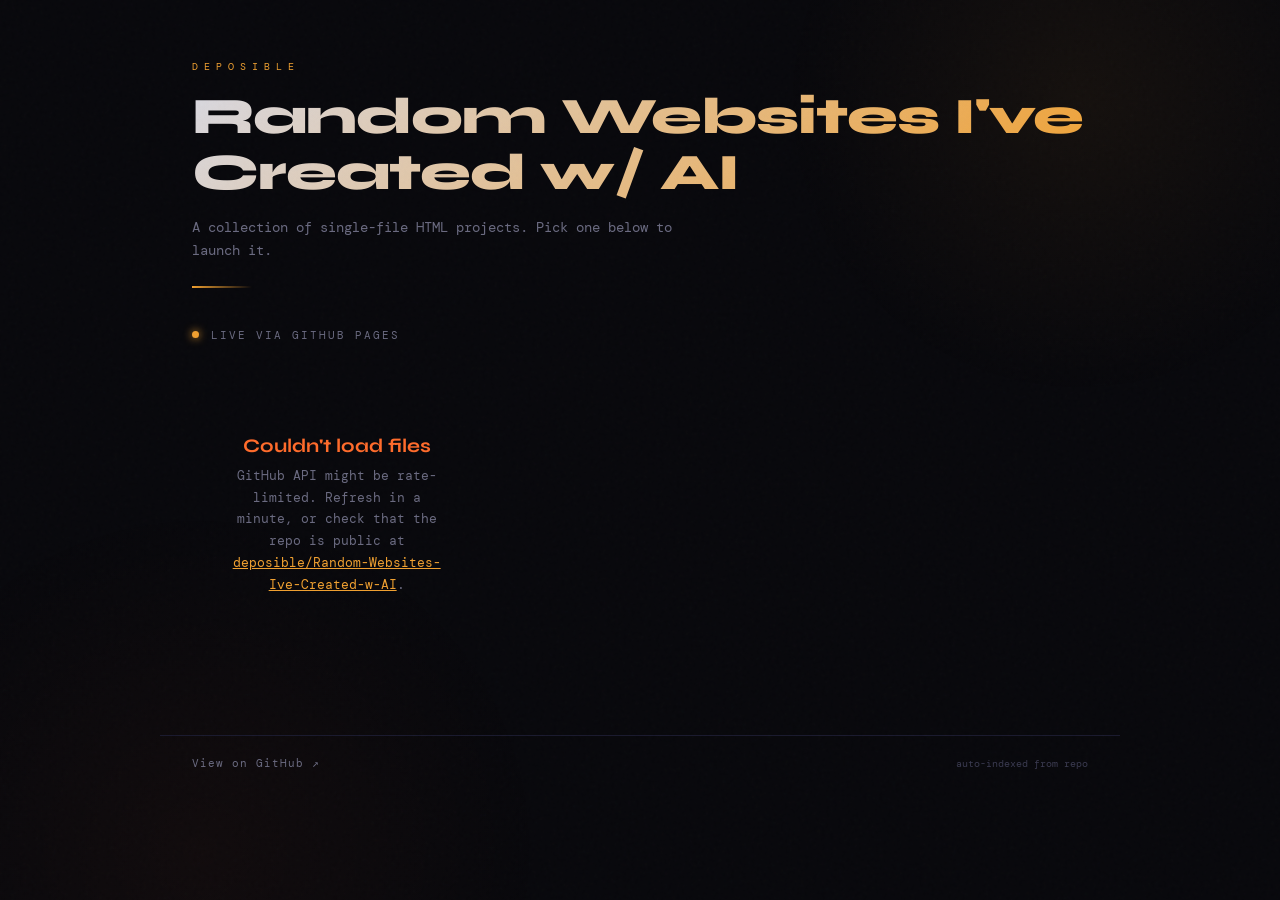
<file: index (32).html>
<!DOCTYPE html>
<html lang="en">
<head>
<meta charset="UTF-8">
<meta name="viewport" content="width=device-width, initial-scale=1.0">
<title>deposible — AI Creations</title>
<link href="https://fonts.googleapis.com/css2?family=Syne:wght@400;600;700;800&family=DM+Mono:wght@300;400;500&display=swap" rel="stylesheet">
<style>
*{margin:0;padding:0;box-sizing:border-box}
:root{
  --bg:#08080c;--bg2:#0e0e16;--bg3:#161624;
  --accent:#f0a030;--accent2:#ff6b2b;--accent-glow:rgba(240,160,48,.15);
  --text:#d8d8e0;--text2:#6a6a80;--text3:#3a3a50;
  --card-bg:#0c0c14;--card-border:#1a1a2e;
  --radius:14px;
}
html{scroll-behavior:smooth}
body{
  font-family:'DM Mono',monospace;background:var(--bg);color:var(--text);
  min-height:100vh;overflow-x:hidden;
}

/* GRAIN */
body::after{
  content:'';position:fixed;inset:0;
  background-image:url("data:image/svg+xml,%3Csvg viewBox='0 0 256 256' xmlns='http://www.w3.org/2000/svg'%3E%3Cfilter id='n'%3E%3CfeTurbulence type='fractalNoise' baseFrequency='.85' numOctaves='4' stitchTiles='stitch'/%3E%3C/filter%3E%3Crect width='100%25' height='100%25' filter='url(%23n)' opacity='.03'/%3E%3C/svg%3E");
  pointer-events:none;z-index:9999;opacity:.6;
}

/* AMBIENT GLOW */
.glow-1{
  position:fixed;top:-200px;right:-100px;width:600px;height:600px;
  background:radial-gradient(circle,rgba(240,160,48,.06),transparent 70%);
  pointer-events:none;
}
.glow-2{
  position:fixed;bottom:-300px;left:-150px;width:700px;height:700px;
  background:radial-gradient(circle,rgba(255,107,43,.04),transparent 70%);
  pointer-events:none;
}

/* HEADER */
.header{
  padding:60px 32px 40px;max-width:960px;margin:0 auto;
  position:relative;z-index:1;
}
.header-label{
  font-size:.65rem;letter-spacing:6px;text-transform:uppercase;
  color:var(--accent);margin-bottom:16px;
  opacity:0;animation:fadeUp .6s ease forwards;
}
.header h1{
  font-family:'Syne',sans-serif;font-weight:800;font-size:clamp(2rem,5vw,3.2rem);
  line-height:1.1;letter-spacing:-1px;
  background:linear-gradient(135deg,var(--text),var(--accent));
  -webkit-background-clip:text;-webkit-text-fill-color:transparent;
  background-clip:text;
  opacity:0;animation:fadeUp .6s ease .1s forwards;
}
.header p{
  margin-top:14px;font-size:.85rem;color:var(--text2);
  max-width:520px;line-height:1.7;
  opacity:0;animation:fadeUp .6s ease .2s forwards;
}
.header-line{
  width:60px;height:2px;background:linear-gradient(90deg,var(--accent),transparent);
  margin-top:24px;
  opacity:0;animation:fadeUp .6s ease .3s forwards;
}

/* STATUS */
.status-bar{
  max-width:960px;margin:0 auto 32px;padding:0 32px;
  display:flex;align-items:center;gap:12px;
  opacity:0;animation:fadeUp .6s ease .35s forwards;
  position:relative;z-index:1;
}
.status-dot{
  width:7px;height:7px;border-radius:50%;background:var(--accent);
  box-shadow:0 0 8px var(--accent);
  animation:pulse 2s ease-in-out infinite;
}
.status-text{font-size:.7rem;color:var(--text2);letter-spacing:2px;text-transform:uppercase}
.file-count{
  margin-left:auto;font-size:.7rem;color:var(--text3);letter-spacing:1px;
}

/* GRID */
.grid{
  max-width:960px;margin:0 auto;padding:0 32px 80px;
  display:grid;grid-template-columns:repeat(auto-fill,minmax(280px,1fr));
  gap:14px;position:relative;z-index:1;
}

/* CARD */
.card{
  background:var(--card-bg);border:1px solid var(--card-border);
  border-radius:var(--radius);padding:24px;
  cursor:pointer;transition:all .3s ease;position:relative;overflow:hidden;
  text-decoration:none;color:inherit;display:block;
  opacity:0;animation:fadeUp .5s ease forwards;
}
.card::before{
  content:'';position:absolute;top:0;left:0;right:0;height:2px;
  background:linear-gradient(90deg,transparent,var(--accent),transparent);
  opacity:0;transition:opacity .3s;
}
.card:hover{
  border-color:rgba(240,160,48,.25);
  transform:translateY(-3px);
  box-shadow:0 12px 40px rgba(0,0,0,.4),0 0 30px var(--accent-glow);
}
.card:hover::before{opacity:1}

.card-idx{
  font-family:'Syne',sans-serif;font-size:.6rem;font-weight:700;
  color:var(--text3);letter-spacing:3px;margin-bottom:12px;
}
.card-name{
  font-family:'Syne',sans-serif;font-weight:700;font-size:1.1rem;
  color:var(--text);margin-bottom:6px;
  word-break:break-word;transition:color .3s;
}
.card:hover .card-name{color:var(--accent)}

.card-file{
  font-size:.7rem;color:var(--text3);word-break:break-all;
  margin-bottom:16px;
}
.card-arrow{
  display:flex;align-items:center;gap:8px;
  font-size:.7rem;color:var(--text2);letter-spacing:2px;
  text-transform:uppercase;transition:color .3s;
}
.card:hover .card-arrow{color:var(--accent)}
.card-arrow svg{transition:transform .3s}
.card:hover .card-arrow svg{transform:translateX(4px)}

/* LOADING */
.loading{
  text-align:center;padding:80px 32px;
  font-size:.8rem;color:var(--text2);letter-spacing:2px;
  position:relative;z-index:1;
}
.loading-spinner{
  width:24px;height:24px;border:2px solid var(--text3);
  border-top-color:var(--accent);border-radius:50%;
  margin:0 auto 16px;animation:spin 1s linear infinite;
}

/* ERROR */
.error-msg{
  text-align:center;padding:60px 32px;
  position:relative;z-index:1;
}
.error-msg h3{font-family:'Syne',sans-serif;font-size:1.2rem;color:var(--accent2);margin-bottom:8px}
.error-msg p{font-size:.8rem;color:var(--text2);line-height:1.7;max-width:480px;margin:0 auto}

/* EMPTY */
.empty{
  text-align:center;padding:60px 32px;color:var(--text2);
  font-size:.85rem;position:relative;z-index:1;
}

/* FOOTER */
.footer{
  max-width:960px;margin:0 auto;padding:20px 32px 40px;
  border-top:1px solid var(--card-border);
  display:flex;justify-content:space-between;align-items:center;
  flex-wrap:wrap;gap:12px;position:relative;z-index:1;
}
.footer a{
  font-size:.7rem;color:var(--text2);text-decoration:none;
  letter-spacing:1px;transition:color .3s;
}
.footer a:hover{color:var(--accent)}
.footer span{font-size:.65rem;color:var(--text3)}

@keyframes fadeUp{
  from{opacity:0;transform:translateY(16px)}
  to{opacity:1;transform:translateY(0)}
}
@keyframes spin{to{transform:rotate(360deg)}}
@keyframes pulse{
  0%,100%{opacity:1}
  50%{opacity:.4}
}

@media(max-width:600px){
  .header{padding:40px 20px 28px}
  .grid,.status-bar,.footer{padding-left:20px;padding-right:20px}
  .grid{grid-template-columns:1fr}
}
</style>
</head>
<body>

<div class="glow-1"></div>
<div class="glow-2"></div>

<div class="header">
  <div class="header-label">deposible</div>
  <h1>Random Websites I've Created w/ AI</h1>
  <p>A collection of single-file HTML projects. Pick one below to launch it.</p>
  <div class="header-line"></div>
</div>

<div class="status-bar">
  <div class="status-dot"></div>
  <div class="status-text">Live via GitHub Pages</div>
  <div class="file-count" id="fileCount"></div>
</div>

<div class="grid" id="grid">
  <div class="loading">
    <div class="loading-spinner"></div>
    SCANNING REPO...
  </div>
</div>

<div class="footer">
  <a href="https://github.com/deposible/Random-Websites-Ive-Created-w-AI" target="_blank">View on GitHub ↗</a>
  <span>auto-indexed from repo</span>
</div>

<script>
const REPO_OWNER = 'deposible';
const REPO_NAME = 'Random-Websites-Ive-Created-w-AI';
const BRANCH = 'main';

// GitHub Pages base URL (update if using custom domain)
const PAGES_BASE = `https://${REPO_OWNER}.github.io/${REPO_NAME}/`;

// Fetch HTML files from repo via GitHub API (no auth needed for public repos)
async function loadFiles() {
  const grid = document.getElementById('grid');
  const countEl = document.getElementById('fileCount');

  try {
    const res = await fetch(`https://api.github.com/repos/${REPO_OWNER}/${REPO_NAME}/contents?ref=${BRANCH}`);
    if (!res.ok) throw new Error(`GitHub API returned ${res.status}`);
    const files = await res.json();

    // Filter for .html files, exclude index.html itself
    const htmlFiles = files
      .filter(f => f.name.endsWith('.html') && f.name.toLowerCase() !== 'index.html')
      .sort((a, b) => a.name.localeCompare(b.name));

    if (htmlFiles.length === 0) {
      grid.innerHTML = `<div class="empty">No HTML files found yet. Push some to the repo!</div>`;
      countEl.textContent = '0 files';
      return;
    }

    countEl.textContent = `${htmlFiles.length} file${htmlFiles.length > 1 ? 's' : ''}`;

    grid.innerHTML = htmlFiles.map((f, i) => {
      const displayName = f.name
        .replace('.html', '')
        .replace(/[-_]/g, ' ')
        .replace(/\b\w/g, c => c.toUpperCase());

      const url = PAGES_BASE + encodeURIComponent(f.name);

      return `
        <a class="card" href="${url}" style="animation-delay:${0.4 + i * 0.06}s">
          <div class="card-idx">${String(i + 1).padStart(2, '0')}</div>
          <div class="card-name">${displayName}</div>
          <div class="card-file">${f.name}</div>
          <div class="card-arrow">
            <span>Launch</span>
            <svg width="14" height="14" viewBox="0 0 24 24" fill="none" stroke="currentColor" stroke-width="2" stroke-linecap="round"><path d="M5 12h14M12 5l7 7-7 7"/></svg>
          </div>
        </a>
      `;
    }).join('');

  } catch (err) {
    console.error(err);
    grid.innerHTML = `
      <div class="error-msg">
        <h3>Couldn't load files</h3>
        <p>GitHub API might be rate-limited. Refresh in a minute, or check that the repo is public at
        <a href="https://github.com/${REPO_OWNER}/${REPO_NAME}" style="color:var(--accent)">${REPO_OWNER}/${REPO_NAME}</a>.</p>
      </div>
    `;
  }
}

loadFiles();
</script>
</body>
</html>
</file>
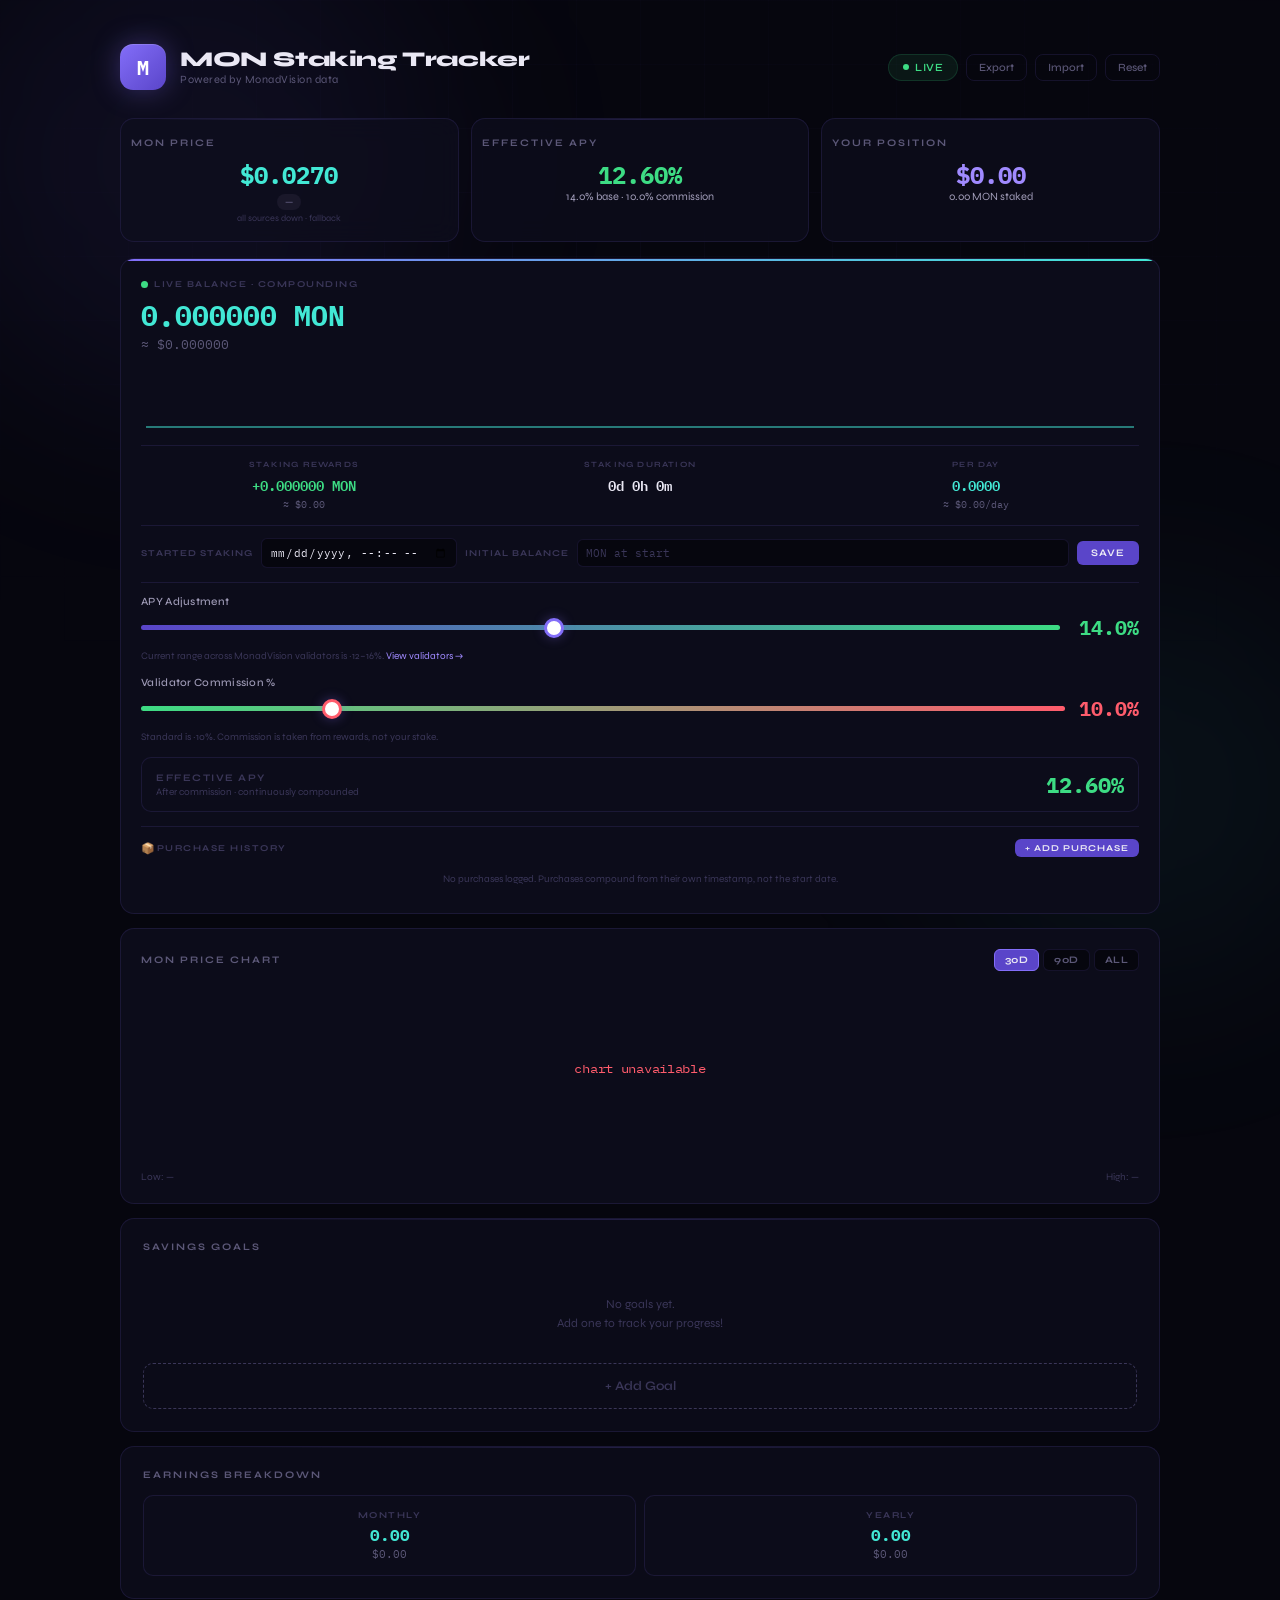
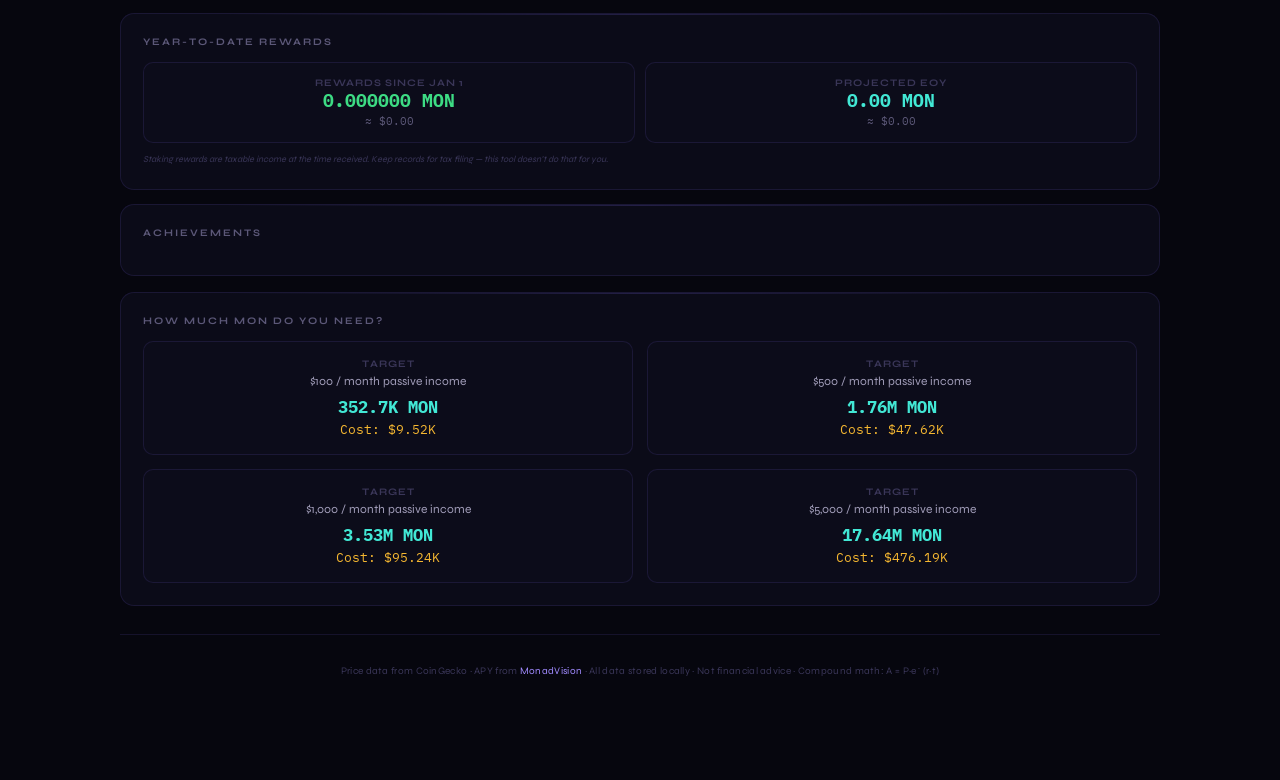
<file: mon-staking-tracker.html>
<!DOCTYPE html>
<html lang="en">
<head>
<meta charset="UTF-8">
<meta name="viewport" content="width=device-width, initial-scale=1.0">
<meta name="theme-color" content="#06060e">
<title>MON Staking Tracker — MonadVision APY</title>
<link rel="icon" href='data:image/svg+xml,<svg xmlns=%22http://www.w3.org/2000/svg%22 viewBox=%220 0 100 100%22><rect width=%22100%22 height=%22100%22 rx=%2220%22 fill=%22%23836ef9%22/><text x=%2250%22 y=%2268%22 font-family=%22monospace%22 font-size=%2256%22 font-weight=%22700%22 fill=%22white%22 text-anchor=%22middle%22>M</text></svg>'>
<link rel="preconnect" href="https://fonts.googleapis.com">
<link href="https://fonts.googleapis.com/css2?family=Syne:wght@400;500;600;700;800&family=IBM+Plex+Mono:wght@400;500;600;700&display=swap" rel="stylesheet">
<style>
*,*::before,*::after{margin:0;padding:0;box-sizing:border-box}
:root{
  --bg:#06060e;--bg2:#0c0c1a;--bg3:#121225;--bg4:#1a1a32;
  --glass:rgba(14,14,30,.72);--glass2:rgba(20,20,42,.6);
  --purple:#836ef9;--purple-soft:#a08aff;--purple-deep:#5a45c9;
  --purple-glow:rgba(131,110,249,.2);--purple-glow-s:rgba(131,110,249,.35);
  --cyan:#42e8d5;--cyan-glow:rgba(66,232,213,.12);
  --green:#3ddc84;--amber:#f5b731;--amber-glow:rgba(245,183,49,.12);
  --red:#ff5c6c;
  --text:#eae8f4;--text2:#a09cb8;--text3:#5c5878;--text4:#3a3658;
  --border:rgba(131,110,249,.12);--border2:rgba(131,110,249,.22);
  --r:14px;--r-sm:10px;--r-xs:6px;
}
html{font-size:16px}
body{
  font-family:'Syne',sans-serif;background:var(--bg);color:var(--text);
  min-height:100vh;overflow-x:hidden;-webkit-font-smoothing:antialiased;
}
.bg-grid{
  position:fixed;top:0;left:0;width:100%;height:100%;z-index:0;pointer-events:none;
  background-image:
    linear-gradient(rgba(131,110,249,.03) 1px,transparent 1px),
    linear-gradient(90deg,rgba(131,110,249,.03) 1px,transparent 1px);
  background-size:64px 64px;
  mask-image:radial-gradient(ellipse 70% 60% at 50% 30%,black,transparent);
}
.bg-orb{
  position:fixed;border-radius:50%;filter:blur(100px);z-index:0;pointer-events:none;
  animation:orbF 20s ease-in-out infinite alternate;will-change:transform;
}
.bg-orb.a{width:500px;height:500px;top:-10%;left:-5%;background:rgba(131,110,249,.07)}
.bg-orb.b{width:400px;height:400px;bottom:-10%;right:-5%;background:rgba(66,232,213,.05);animation-delay:-10s}
body.hidden .bg-orb{animation-play-state:paused}
@keyframes orbF{0%{transform:translate(0,0)}100%{transform:translate(40px,30px)}}

.app{position:relative;z-index:1;max-width:1080px;margin:0 auto;padding:24px 20px 100px}

.header{
  display:flex;align-items:center;justify-content:space-between;
  padding:20px 0 28px;flex-wrap:wrap;gap:12px;
  animation:fs .6s ease both;
}
@keyframes fs{from{opacity:0;transform:translateY(12px)}to{opacity:1;transform:translateY(0)}}
.logo{display:flex;align-items:center;gap:14px}
.logo-mark{
  width:46px;height:46px;border-radius:13px;position:relative;
  background:linear-gradient(135deg,var(--purple),var(--purple-deep));
  display:flex;align-items:center;justify-content:center;
  box-shadow:0 0 28px var(--purple-glow-s),inset 0 1px 0 rgba(255,255,255,.15);
}
.logo-mark span{font-family:'IBM Plex Mono',monospace;font-weight:700;font-size:20px;color:#fff}
.logo-title{font-weight:800;font-size:21px;letter-spacing:-.4px;line-height:1.1}
.logo-title small{display:block;font-weight:400;font-size:11px;color:var(--text3);letter-spacing:.5px;margin-top:2px}
.header-r{display:flex;align-items:center;gap:8px;flex-wrap:wrap}
.live-pill{
  display:flex;align-items:center;gap:6px;font-size:11px;font-weight:600;
  color:var(--green);background:rgba(61,220,132,.08);
  padding:6px 14px;border-radius:20px;border:1px solid rgba(61,220,132,.15);
  letter-spacing:.5px;text-transform:uppercase;
}
.live-dot{width:6px;height:6px;border-radius:50%;background:var(--green);animation:blink 2s infinite}
@keyframes blink{0%,100%{opacity:1}50%{opacity:.2}}
.hbtn{
  background:none;border:1px solid var(--border);color:var(--text3);
  padding:6px 12px;border-radius:8px;font-size:11px;cursor:pointer;
  font-family:'Syne',sans-serif;font-weight:500;transition:all .2s;
}
.hbtn:hover{border-color:var(--purple);color:var(--text)}
.hbtn.danger:hover{border-color:var(--red);color:var(--red)}

.g{
  background:var(--glass);border:1px solid var(--border);border-radius:var(--r);
  padding:22px;position:relative;overflow:hidden;
  backdrop-filter:blur(12px);-webkit-backdrop-filter:blur(12px);
  transition:border-color .3s,box-shadow .3s;
}
.g:hover{border-color:var(--border2);box-shadow:0 4px 30px rgba(0,0,0,.15)}
.g::after{
  content:'';position:absolute;top:0;left:0;right:0;height:1px;
  background:linear-gradient(90deg,transparent 10%,rgba(131,110,249,.2) 50%,transparent 90%);
}
.g-t{
  font-size:10px;text-transform:uppercase;letter-spacing:2px;
  color:var(--text3);font-weight:700;margin-bottom:14px;
  display:flex;justify-content:space-between;align-items:center;
}

.st{animation:fs .5s ease both}
.st:nth-child(1){animation-delay:.05s}.st:nth-child(2){animation-delay:.1s}
.st:nth-child(3){animation-delay:.15s}.st:nth-child(4){animation-delay:.2s}

.stats{display:grid;grid-template-columns:repeat(3,1fr);gap:12px;margin-bottom:16px}
@media(max-width:700px){.stats{grid-template-columns:1fr 1fr}}
.stat{text-align:center;padding:18px 10px}
.sv{font-family:'IBM Plex Mono',monospace;font-size:24px;font-weight:700;margin:5px 0 3px;line-height:1}
.sv.cp{color:var(--cyan)}.sv.ca{color:var(--green)}.sv.cpo{color:var(--purple-soft)}.sv.ce{color:var(--amber)}
.ss{font-size:11px;color:var(--text2);font-weight:400}
.sb{display:inline-block;font-size:10px;font-weight:600;padding:2px 8px;border-radius:10px;margin-top:4px}
.sb.up{color:var(--green);background:rgba(61,220,132,.1)}
.sb.down{color:var(--red);background:rgba(255,92,108,.1)}
.sb.ne{color:var(--text3);background:rgba(92,88,120,.15)}
.pts{font-size:9px;color:var(--text4);margin-top:3px}

.cols{display:grid;grid-template-columns:1fr 1fr;gap:14px;margin-bottom:16px}
@media(max-width:768px){.cols{grid-template-columns:1fr}}

.fd{margin-bottom:14px}
.fl{font-size:11px;color:var(--text2);margin-bottom:5px;font-weight:500;letter-spacing:.3px}
.fr{display:flex;gap:8px}
input[type="number"],input[type="text"]{
  flex:1;background:var(--bg2);border:1px solid var(--border);border-radius:var(--r-sm);
  padding:11px 14px;color:var(--text);font-family:'IBM Plex Mono',monospace;font-size:14px;
  outline:none;transition:border-color .25s,box-shadow .25s;
}
input:focus{border-color:var(--purple);box-shadow:0 0 0 3px var(--purple-glow)}
input::placeholder{color:var(--text4)}
.btn{
  padding:11px 20px;border:none;border-radius:var(--r-sm);cursor:pointer;
  font-family:'Syne',sans-serif;font-weight:700;font-size:12px;letter-spacing:.3px;
  transition:all .2s;white-space:nowrap;
}
.bp{
  background:linear-gradient(135deg,var(--purple),var(--purple-deep));color:#fff;
  box-shadow:0 2px 16px var(--purple-glow);
}
.bp:hover{transform:translateY(-1px);box-shadow:0 6px 24px var(--purple-glow-s)}
.bp:active{transform:translateY(0)}
.bs{padding:7px 12px;font-size:10px;border-radius:var(--r-xs)}
.bo{background:transparent;border:1px solid var(--border);color:var(--text2)}
.bo:hover{border-color:var(--purple);color:var(--text)}
.bd{background:rgba(255,92,108,.08);border:1px solid rgba(255,92,108,.15);color:var(--red)}
.bd:hover{background:rgba(255,92,108,.18)}

.sl{display:flex;align-items:center;gap:14px;margin-top:6px}
input[type="range"]{
  -webkit-appearance:none;flex:1;height:5px;border-radius:3px;outline:none;
  background:linear-gradient(90deg,var(--purple-deep),var(--green));
}
input[type="range"]::-webkit-slider-thumb{
  -webkit-appearance:none;width:20px;height:20px;border-radius:50%;
  background:#fff;cursor:pointer;border:3px solid var(--purple);
  box-shadow:0 0 12px var(--purple-glow-s);transition:box-shadow .2s;
}
input[type="range"]::-webkit-slider-thumb:hover{box-shadow:0 0 20px var(--purple-glow-s)}
#iC{background:linear-gradient(90deg,var(--green),var(--red))}
#iC::-webkit-slider-thumb{border-color:var(--red)}
.an{font-family:'IBM Plex Mono',monospace;font-size:20px;font-weight:700;color:var(--green);min-width:65px;text-align:right}
.anote{font-size:10px;color:var(--text4);margin-top:8px;line-height:1.5}
.anote a{color:var(--purple-soft);text-decoration:none}
.anote a:hover{text-decoration:underline}

.eg{display:grid;grid-template-columns:1fr 1fr;gap:8px;margin-top:10px}
.eb{
  background:var(--bg2);border:1px solid var(--border);border-radius:var(--r-sm);
  padding:14px 10px;text-align:center;transition:border-color .2s;
}
.eb:hover{border-color:var(--border2)}
.ep{font-size:9px;text-transform:uppercase;letter-spacing:1.5px;color:var(--text4);margin-bottom:5px;font-weight:700}
.em{font-family:'IBM Plex Mono',monospace;font-size:16px;font-weight:700;color:var(--cyan)}
.eu{font-size:11px;color:var(--text3);margin-top:2px;font-family:'IBM Plex Mono',monospace}

.live-wrap{background:var(--bg2);border:1px solid var(--border);border-radius:var(--r);padding:20px;margin-bottom:14px;position:relative;overflow:hidden}
.live-wrap::before{content:'';position:absolute;top:0;left:0;right:0;height:2px;background:linear-gradient(90deg,var(--purple),var(--cyan),var(--green));background-size:200% 100%;animation:liveShimmer 3s ease infinite}
body.hidden .live-wrap::before{animation-play-state:paused}
@keyframes liveShimmer{0%{background-position:0% 50%}50%{background-position:100% 50%}100%{background-position:0% 50%}}
.live-pulse{display:inline-block;width:7px;height:7px;border-radius:50%;background:var(--green);margin-right:6px;animation:pulse 1.5s ease infinite}
@keyframes pulse{0%,100%{opacity:1;box-shadow:0 0 4px var(--green)}50%{opacity:.4;box-shadow:0 0 8px var(--green)}}
.live-label{font-size:9px;text-transform:uppercase;letter-spacing:1.5px;color:var(--text4);font-weight:700;display:flex;align-items:center}
.live-bal{font-family:'IBM Plex Mono',monospace;font-size:28px;font-weight:700;color:var(--cyan);margin:8px 0 2px;transition:color .2s}
.live-usd{font-family:'IBM Plex Mono',monospace;font-size:13px;color:var(--text3)}
.live-meta{display:grid;grid-template-columns:1fr 1fr 1fr;gap:10px;margin-top:16px;padding-top:14px;border-top:1px solid var(--border)}
.live-meta-item{text-align:center}
.live-meta-label{font-size:8px;text-transform:uppercase;letter-spacing:1.2px;color:var(--text4);font-weight:700;margin-bottom:4px}
.live-meta-val{font-family:'IBM Plex Mono',monospace;font-size:14px;font-weight:600;color:var(--text)}
.live-meta-sub{font-family:'IBM Plex Mono',monospace;font-size:10px;color:var(--text3);margin-top:2px}
.live-controls{display:flex;gap:8px;margin-top:14px;padding-top:12px;border-top:1px solid var(--border);align-items:center;flex-wrap:wrap}
.live-controls label{font-size:9px;text-transform:uppercase;letter-spacing:1px;color:var(--text4);font-weight:700}
.live-controls input[type="datetime-local"]{
  background:var(--bg);border:1px solid var(--border);border-radius:var(--r-xs);
  color:var(--text);font-family:'IBM Plex Mono',monospace;font-size:11px;
  padding:6px 8px;outline:none;
}
.live-controls input[type="datetime-local"]:focus{border-color:var(--purple)}
.live-toggle{
  background:var(--purple-deep);border:none;border-radius:var(--r-xs);
  color:var(--text);font-family:'Syne',sans-serif;font-size:10px;font-weight:700;
  padding:6px 14px;cursor:pointer;text-transform:uppercase;letter-spacing:1px;transition:background .2s;
}
.live-toggle:hover{background:var(--purple)}
.live-toggle.active{background:var(--green);color:var(--bg)}
.purchase-item{
  display:flex;flex-direction:column;gap:3px;background:var(--bg);
  border:1px solid var(--border);border-radius:var(--r-xs);padding:7px 10px;
  font-size:10px;color:var(--text2);
}
.p-row-main{display:flex;align-items:center;gap:8px}
.p-row-pnl{display:flex;align-items:center;gap:6px;font-size:9px;padding-left:2px;flex-wrap:wrap}
.purchase-item .p-amt{font-family:'IBM Plex Mono',monospace;font-weight:600;color:var(--amber);min-width:70px}
.purchase-item .p-date{color:var(--text4);font-family:'IBM Plex Mono',monospace;font-size:9px}
.purchase-item .p-note{color:var(--text3);flex:1;font-style:italic}
.purchase-item .p-btn{
  background:none;border:none;color:var(--text3);cursor:pointer;font-size:11px;
  font-weight:700;padding:2px 6px;opacity:.5;transition:opacity .2s;
}
.purchase-item .p-btn:hover{opacity:1}
.purchase-item .p-btn.p-del:hover{color:var(--red)}
.purchase-item .p-btn.p-edit:hover{color:var(--cyan)}
.p-basis{color:var(--text4);font-family:'IBM Plex Mono',monospace}
.p-sep{color:var(--text4)}
.p-pnl{font-family:'IBM Plex Mono',monospace;font-weight:600}
.p-pnl.up{color:var(--green)}
.p-pnl.down{color:var(--red)}
.p-pnl.pending{color:var(--text4);font-style:italic;font-weight:400}
.pt-row{display:flex;justify-content:space-between;align-items:center}
.pt-row > span:first-child{color:var(--text4)}
.pt-row > span:last-child{font-family:'IBM Plex Mono',monospace;color:var(--amber)}
.pt-pnl-row{padding-top:5px;border-top:1px solid var(--border);margin-top:3px}
.pt-pnl-row > span:last-child{font-weight:700}

.spark{width:100%;height:64px;margin-top:12px;display:block}

.chart-wrap{background:var(--bg2);border:1px solid var(--border);border-radius:var(--r);padding:20px;margin-bottom:14px}
.chart-head{display:flex;justify-content:space-between;align-items:center;margin-bottom:12px;flex-wrap:wrap;gap:8px}
.chart-tabs{display:flex;gap:4px}
.chart-tab{
  background:var(--bg);border:1px solid var(--border);color:var(--text3);
  padding:4px 10px;border-radius:var(--r-xs);font-size:10px;cursor:pointer;
  font-family:'Syne',sans-serif;font-weight:700;text-transform:uppercase;letter-spacing:.5px;
  transition:all .2s;
}
.chart-tab:hover{color:var(--text)}
.chart-tab.on{background:var(--purple-deep);border-color:var(--purple);color:var(--text)}
.chart-svg{width:100%;height:180px;display:block}
.chart-info{display:flex;justify-content:space-between;font-size:10px;color:var(--text4);margin-top:8px}

.gw{display:flex;flex-direction:column;gap:10px;margin-top:8px;flex:1}
.gi{background:var(--bg2);border:1px solid var(--border);border-radius:var(--r-sm);padding:16px;transition:border-color .2s}
.gi:hover{border-color:var(--border2)}
.gt{display:flex;justify-content:space-between;align-items:center;margin-bottom:10px}
.gn{
  font-weight:700;font-size:14px;cursor:pointer;padding:2px 8px;
  border:1px solid transparent;border-radius:var(--r-xs);transition:border-color .2s;
}
.gn:hover{border-color:var(--text4)}
.gb{display:flex;gap:4px}
.gtr{height:6px;background:var(--bg);border-radius:3px;overflow:hidden;margin-bottom:8px}
.gf{
  height:100%;border-radius:3px;transition:width .6s cubic-bezier(.22,1,.36,1);
  background:linear-gradient(90deg,var(--purple),var(--cyan));
}
.gf.dn{background:linear-gradient(90deg,var(--green),#6ee7b7)}
.ginfo{display:flex;justify-content:space-between;font-size:11px;color:var(--text2)}
.gpct{font-weight:700}.gpct.ok{color:var(--green)}
.gmeta{font-size:11px;color:var(--text4);margin-top:5px;line-height:1.5}
.gmeta .gc{color:var(--amber);font-family:'IBM Plex Mono',monospace;font-weight:500}
.gmeta .gd{color:var(--green);font-weight:600}
.gmeta .geta{color:var(--cyan);font-weight:600}
.ga{
  border:1px dashed var(--text4);border-radius:var(--r-sm);padding:14px;
  text-align:center;color:var(--text4);cursor:pointer;font-size:13px;font-weight:600;
  transition:all .25s;margin-top:2px;
}
.ga:hover{border-color:var(--purple);color:var(--purple)}
.ge{text-align:center;color:var(--text4);font-size:12px;padding:28px 10px;line-height:1.6}

.ag{display:grid;grid-template-columns:repeat(auto-fill,minmax(94px,1fr));gap:8px;margin-top:10px}
.ac{
  background:var(--bg2);border:1px solid var(--border);border-radius:var(--r-sm);
  padding:14px 6px 12px;text-align:center;transition:all .35s;position:relative;
}
.ac.on{border-color:var(--amber);background:rgba(245,183,49,.04);box-shadow:0 0 16px var(--amber-glow)}
.ac.off{opacity:.25;filter:grayscale(.5)}
.ae{font-size:26px;line-height:1;margin-bottom:4px}
.al{font-size:9px;color:var(--text3);font-weight:600;text-transform:uppercase;letter-spacing:.5px}
.av{font-family:'IBM Plex Mono',monospace;font-size:10px;color:var(--amber);font-weight:600;margin-top:2px}
.ac.on .al{color:var(--text)}
.ack{
  position:absolute;top:-5px;right:-5px;width:18px;height:18px;
  background:var(--amber);border-radius:50%;font-size:9px;font-weight:700;
  display:flex;align-items:center;justify-content:center;color:var(--bg);
  box-shadow:0 2px 8px var(--amber-glow);
}

.cr{display:grid;grid-template-columns:1fr 1fr;gap:14px;margin-top:10px}
@media(max-width:500px){.cr{grid-template-columns:1fr}}
.cb{background:var(--bg2);border:1px solid var(--border);border-radius:var(--r-sm);padding:16px;text-align:center}
.cl{font-size:10px;text-transform:uppercase;letter-spacing:1px;color:var(--text4);font-weight:700}
.ct{font-size:12px;color:var(--text2);margin:4px 0 8px}
.cm{font-family:'IBM Plex Mono',monospace;font-size:17px;font-weight:700;color:var(--cyan)}
.cc{font-family:'IBM Plex Mono',monospace;font-size:13px;color:var(--amber);margin-top:3px}

.ytd-wrap{display:grid;grid-template-columns:1fr 1fr;gap:10px;margin-top:8px}
@media(max-width:500px){.ytd-wrap{grid-template-columns:1fr}}
.ytd-box{background:var(--bg2);border:1px solid var(--border);border-radius:var(--r-sm);padding:14px;text-align:center}
.ytd-val{font-family:'IBM Plex Mono',monospace;font-size:18px;font-weight:700;color:var(--green)}
.ytd-usd{font-family:'IBM Plex Mono',monospace;font-size:11px;color:var(--text3);margin-top:2px}
.ytd-note{font-size:9px;color:var(--text4);margin-top:10px;line-height:1.5;font-style:italic}

.mbg{
  display:none;position:fixed;top:0;left:0;width:100%;height:100%;
  background:rgba(0,0,0,.65);z-index:100;align-items:center;justify-content:center;
  backdrop-filter:blur(6px);-webkit-backdrop-filter:blur(6px);
}
.mbg.open{display:flex}
.mbox{
  background:var(--bg3);border:1px solid var(--border2);border-radius:var(--r);
  padding:28px;width:92%;max-width:380px;animation:fs .25s ease;
}
.mbox h3{font-size:16px;font-weight:700;margin-bottom:18px}
.mbox .fd{margin-bottom:12px}
.mf{display:flex;gap:8px;justify-content:flex-end;margin-top:22px}

.toast{
  position:fixed;bottom:28px;left:50%;z-index:200;
  background:var(--bg4);border:1px solid var(--amber);border-radius:var(--r);
  padding:14px 24px;display:flex;align-items:center;gap:12px;
  transform:translate(-50%,80px);opacity:0;transition:all .45s cubic-bezier(.22,1,.36,1);
  box-shadow:0 12px 40px rgba(0,0,0,.5);max-width:90vw;
}
.toast.pop{transform:translate(-50%,0);opacity:1}
.ti{font-size:28px}.tm{font-size:13px;font-weight:600}

.foot{
  text-align:center;padding:28px 0 0;font-size:10px;color:var(--text4);
  border-top:1px solid var(--border);margin-top:28px;line-height:1.7;letter-spacing:.3px;
}
.foot a{color:var(--purple-soft);text-decoration:none}
.foot a:hover{text-decoration:underline}

@media(max-width:600px){
  .sv{font-size:18px}
  .ag{grid-template-columns:repeat(auto-fill,minmax(78px,1fr))}
  .app{padding:16px 14px 80px}
}
</style>
</head>
<body>
<div class="bg-grid"></div>
<div class="bg-orb a"></div>
<div class="bg-orb b"></div>
<div class="app">

  <header class="header">
    <div class="logo">
      <div class="logo-mark"><span>M</span></div>
      <div class="logo-title">MON Staking Tracker<small>Powered by MonadVision data</small></div>
    </div>
    <div class="header-r">
      <div class="live-pill"><div class="live-dot"></div>Live</div>
      <button class="hbtn" onclick="exportData()" title="Download JSON backup">Export</button>
      <button class="hbtn" onclick="document.getElementById('importFile').click()" title="Restore from JSON backup">Import</button>
      <input type="file" id="importFile" accept=".json,application/json" style="display:none" onchange="importData(event)">
      <button class="hbtn danger" onclick="resetAll()" title="Clear all saved data">Reset</button>
    </div>
  </header>

  <div class="stats">
    <div class="g stat st">
      <div class="g-t">MON Price</div>
      <div class="sv cp" id="vP">—</div>
      <div id="vPB" class="sb ne">loading</div>
      <div class="pts" id="vPT">connecting…</div>
    </div>
    <div class="g stat st">
      <div class="g-t">Effective APY</div>
      <div class="sv ca" id="vA">12.60%</div>
      <div class="ss" id="vAC">14% base · 10% commission</div>
    </div>
    <div class="g stat st">
      <div class="g-t">Your Position</div>
      <div class="sv cpo" id="vV">$0.00</div>
      <div class="ss" id="vVM">0 MON staked</div>
    </div>
  </div>

  <div class="live-wrap" id="liveWrap">
    <div class="live-label"><span class="live-pulse"></span>Live Balance · Compounding</div>
    <div class="live-bal" id="liveBal">0.000000 MON</div>
    <div class="live-usd" id="liveUsd">≈ $0.00</div>
    <svg class="spark" id="spark" viewBox="0 0 400 64" preserveAspectRatio="none"></svg>
    <div class="live-meta">
      <div class="live-meta-item">
        <div class="live-meta-label">Staking Rewards</div>
        <div class="live-meta-val" id="liveGained" style="color:var(--green)">0.00 MON</div>
        <div class="live-meta-sub" id="liveGainedUsd">≈ $0.00</div>
      </div>
      <div class="live-meta-item">
        <div class="live-meta-label">Staking Duration</div>
        <div class="live-meta-val" id="liveDuration">0d 0h 0m</div>
        <div class="live-meta-sub" id="liveDurationSub">&nbsp;</div>
      </div>
      <div class="live-meta-item">
        <div class="live-meta-label">Per Day</div>
        <div class="live-meta-val" id="livePerDay" style="color:var(--cyan)">0.000000</div>
        <div class="live-meta-sub" id="livePerDayUsd">≈ $0.00</div>
      </div>
    </div>
    <div class="live-controls">
      <label>Started Staking</label>
      <input type="datetime-local" id="stakeStart">
      <label style="margin-left:auto">Initial Balance</label>
      <input type="number" id="stakeInitBal" placeholder="MON at start" min="0" step="any" style="width:110px;background:var(--bg);border:1px solid var(--border);border-radius:var(--r-xs);color:var(--text);font-family:'IBM Plex Mono',monospace;font-size:11px;padding:6px 8px;outline:none">
      <button class="live-toggle" onclick="saveLiveSettings()">Save</button>
    </div>
    <div style="margin-top:14px;padding-top:12px;border-top:1px solid var(--border);display:flex;flex-direction:column;gap:12px">
      <div>
        <div class="fl">APY Adjustment</div>
        <div class="sl">
          <input type="range" id="iA" min="1" max="30" step="0.1" value="14">
          <div class="an" id="aN">14.0%</div>
        </div>
        <div class="anote">
          Current range across MonadVision validators is ~12–16%.
          <a href="https://monadvision.com/validators" target="_blank" rel="noopener">View validators →</a>
        </div>
      </div>
      <div>
        <div class="fl">Validator Commission %</div>
        <div class="sl">
          <input type="range" id="iC" min="0" max="50" step="0.5" value="10">
          <div class="an" id="cN" style="color:var(--red);min-width:55px">10.0%</div>
        </div>
        <div class="anote">Standard is ~10%. Commission is taken from rewards, not your stake.</div>
      </div>
      <div class="eff-apy" style="background:var(--bg2);border:1px solid var(--border);border-radius:var(--r-sm);padding:12px 14px;display:flex;justify-content:space-between;align-items:center">
        <div>
          <div style="font-size:10px;text-transform:uppercase;letter-spacing:1.5px;color:var(--text4);font-weight:700">Effective APY</div>
          <div style="font-size:10px;color:var(--text4);margin-top:2px">After commission · continuously compounded</div>
        </div>
        <div id="effApy" style="font-family:'IBM Plex Mono',monospace;font-size:22px;font-weight:700;color:var(--green)">12.60%</div>
      </div>
    </div>
    <div style="margin-top:14px;padding-top:12px;border-top:1px solid var(--border)">
      <div style="display:flex;justify-content:space-between;align-items:center;margin-bottom:8px">
        <div class="live-label" style="margin:0"><span style="font-size:11px">📦</span> Purchase History</div>
        <button class="live-toggle" onclick="showAddPurchase()" style="font-size:9px;padding:4px 10px">+ Add Purchase</button>
      </div>
      <div id="purchaseForm" style="display:none;margin-bottom:10px;background:var(--bg);border:1px solid var(--border);border-radius:var(--r-xs);padding:10px">
        <div style="display:flex;gap:6px;align-items:center;flex-wrap:wrap">
          <input type="number" id="purchaseAmt" placeholder="MON amount" min="0" step="any" style="flex:1;min-width:80px;background:var(--bg2);border:1px solid var(--border);border-radius:var(--r-xs);color:var(--text);font-family:'IBM Plex Mono',monospace;font-size:11px;padding:6px 8px;outline:none">
          <input type="datetime-local" id="purchaseDate" style="flex:1;min-width:140px">
          <input type="text" id="purchaseNote" placeholder="Note (optional)" style="flex:1;min-width:80px;background:var(--bg2);border:1px solid var(--border);border-radius:var(--r-xs);color:var(--text);font-family:'Syne',sans-serif;font-size:11px;padding:6px 8px;outline:none">
          <button class="live-toggle" id="purchaseSaveBtn" onclick="savePurchase()" style="font-size:9px;padding:5px 12px;background:var(--green);color:var(--bg)">Add</button>
          <button class="live-toggle" onclick="hidePurchaseForm()" style="font-size:9px;padding:5px 8px;background:var(--red);color:var(--bg)">X</button>
        </div>
      </div>
      <div id="purchaseList" style="display:flex;flex-direction:column;gap:4px;max-height:200px;overflow-y:auto"></div>
      <div id="purchaseEmpty" style="font-size:10px;color:var(--text4);text-align:center;padding:8px">No purchases logged. Purchases compound from their own timestamp, not the start date.</div>
      <div id="purchaseTotal" style="display:none;margin-top:8px;padding-top:8px;border-top:1px solid var(--border);font-size:10px;color:var(--text3);flex-direction:column;gap:4px">
        <div class="pt-row"><span>Total Purchased</span><span id="purchaseTotalAmt">0 MON</span></div>
        <div class="pt-row"><span>Cost Basis</span><span id="purchaseBasisTotal">—</span></div>
        <div class="pt-row"><span>Current Value</span><span id="purchaseCurrentTotal">—</span></div>
        <div class="pt-row pt-pnl-row"><span>Total P/L</span><span id="purchasePnlTotal">—</span></div>
      </div>
    </div>
  </div>

  <div class="chart-wrap st">
    <div class="chart-head">
      <div class="g-t" style="margin:0">MON Price Chart</div>
      <div class="chart-tabs">
        <button class="chart-tab on" data-range="30" onclick="loadChart(30)">30d</button>
        <button class="chart-tab" data-range="90" onclick="loadChart(90)">90d</button>
        <button class="chart-tab" data-range="max" onclick="loadChart('max')">All</button>
      </div>
    </div>
    <svg class="chart-svg" id="priceChart" viewBox="0 0 800 180" preserveAspectRatio="none"></svg>
    <div class="chart-info">
      <span id="chartLow">Low: —</span>
      <span id="chartHigh">High: —</span>
    </div>
  </div>

  <div class="g st" style="margin-bottom:14px">
    <div class="g-t">Savings Goals</div>
    <div class="gw" id="gW"></div>
    <div class="ga" onclick="addGoal()">+ Add Goal</div>
  </div>

  <div class="g st" style="margin-bottom:14px">
    <div class="g-t">Earnings Breakdown</div>
    <div class="eg">
      <div class="eb"><div class="ep">Monthly</div><div class="em" id="emm">0.00</div><div class="eu" id="emu">$0.00</div></div>
      <div class="eb"><div class="ep">Yearly</div><div class="em" id="eym">0.00</div><div class="eu" id="eyu">$0.00</div></div>
    </div>
  </div>

  <div class="g st" style="margin-bottom:14px">
    <div class="g-t">Year-to-Date Rewards</div>
    <div class="ytd-wrap">
      <div class="ytd-box">
        <div class="cl">Rewards Since Jan 1</div>
        <div class="ytd-val" id="ytdMon">0.000000 MON</div>
        <div class="ytd-usd" id="ytdUsd">≈ $0.00</div>
      </div>
      <div class="ytd-box">
        <div class="cl">Projected EOY</div>
        <div class="ytd-val" id="ytdProj" style="color:var(--cyan)">0.000000 MON</div>
        <div class="ytd-usd" id="ytdProjUsd">≈ $0.00</div>
      </div>
    </div>
    <div class="ytd-note">Staking rewards are taxable income at the time received. Keep records for tax filing — this tool doesn't do that for you.</div>
  </div>

  <div class="g st" style="margin-bottom:16px">
    <div class="g-t">Achievements</div>
    <div class="ag" id="aG"></div>
  </div>

  <div class="g st">
    <div class="g-t">How Much MON Do You Need?</div>
    <div class="cr">
      <div class="cb"><div class="cl">Target</div><div class="ct">$100 / month passive income</div><div class="cm" id="c1m">—</div><div class="cc" id="c1c">—</div></div>
      <div class="cb"><div class="cl">Target</div><div class="ct">$500 / month passive income</div><div class="cm" id="c5m">—</div><div class="cc" id="c5c">—</div></div>
      <div class="cb"><div class="cl">Target</div><div class="ct">$1,000 / month passive income</div><div class="cm" id="c10m">—</div><div class="cc" id="c10c">—</div></div>
      <div class="cb"><div class="cl">Target</div><div class="ct">$5,000 / month passive income</div><div class="cm" id="c50m">—</div><div class="cc" id="c50c">—</div></div>
    </div>
  </div>

  <div class="foot">
    Price data from CoinGecko · APY from
    <a href="https://monadvision.com/validators" target="_blank" rel="noopener">MonadVision</a>
    · All data stored locally · Not financial advice · Compound math: A = P·e^(r·t)
  </div>
</div>

<div class="mbg" id="modal">
  <div class="mbox">
    <h3 id="mT">Edit Goal</h3>
    <div class="fd"><div class="fl">Goal Name</div><input type="text" id="mN" placeholder="e.g. Diamond Hands Fund"></div>
    <div class="fd"><div class="fl">Target MON</div><input type="number" id="mA" placeholder="e.g. 100000" min="0" step="any"></div>
    <div class="mf">
      <button class="btn bo" onclick="closeModal()">Cancel</button>
      <button class="btn bp" onclick="saveModal()">Save</button>
    </div>
  </div>
</div>

<div class="toast" id="toast">
  <div class="ti" id="tI">🏆</div>
  <div class="tm" id="tM">Achievement Unlocked!</div>
</div>

<script>
const KEY='mon_staker_v5';
let S={apy:14,comm:10,goals:[],unlocked:[],price:0,priceChg:0,priceChg30:0,stakeStart:'',stakeInitBal:0,purchases:[]};
let chartData=null,chartRange=30,priceHist=[],lastAchBal=0;

function load(){
  try{
    const r=localStorage.getItem(KEY);
    if(r){const d=JSON.parse(r);Object.assign(S,d);if(S.comm===undefined)S.comm=10;if(!S.purchases)S.purchases=[];if(!S.unlocked)S.unlocked=[]}
    else{
      const oldRaw=localStorage.getItem('mon_staker_v4');
      if(oldRaw){const d=JSON.parse(oldRaw);Object.assign(S,d);if(S.comm===undefined)S.comm=10;if(!S.purchases)S.purchases=[]}
    }
  }catch(e){}
}
function save(){try{localStorage.setItem(KEY,JSON.stringify({apy:S.apy,comm:S.comm,goals:S.goals,unlocked:S.unlocked,stakeStart:S.stakeStart,stakeInitBal:S.stakeInitBal,purchases:S.purchases}))}catch(e){}}

function toLocalISO(d){
  const pad=n=>String(n).padStart(2,'0');
  return d.getFullYear()+'-'+pad(d.getMonth()+1)+'-'+pad(d.getDate())+'T'+pad(d.getHours())+':'+pad(d.getMinutes());
}

const PROXIES=[
  u=>u,
  u=>'https://corsproxy.io/?'+encodeURIComponent(u),
  u=>'https://api.allorigins.win/raw?url='+encodeURIComponent(u),
  u=>'https://api.codetabs.com/v1/proxy?quest='+encodeURIComponent(u),
];

async function smartFetch(url,timeout=15000){
  for(const mk of PROXIES){
    try{
      const ac=new AbortController(),t=setTimeout(()=>ac.abort(),timeout);
      const r=await fetch(mk(url),{signal:ac.signal,cache:'no-store',headers:{Accept:'application/json'}});
      clearTimeout(t);
      if(!r.ok)continue;
      return await r.json();
    }catch(e){}
  }
  throw new Error('all proxy attempts failed');
}

async function simpleFetch(url,timeout=15000){
  const ac=new AbortController(),t=setTimeout(()=>ac.abort(),timeout);
  const r=await fetch(url,{signal:ac.signal,cache:'no-store',headers:{Accept:'application/json'}});
  clearTimeout(t);
  if(!r.ok)throw new Error('status '+r.status);
  return r.json();
}

const PRICE_SOURCES=[
  {
    name:'dexscreener',
    fetch:async()=>{
      const d=await simpleFetch('https://api.dexscreener.com/latest/dex/search?q=monad');
      const pairs=(d.pairs||[]).filter(p=>{
        const sym=(p.baseToken?.symbol||'').toUpperCase();
        const chain=(p.chainId||'').toLowerCase();
        return(sym==='MON'||sym==='WMON')&&chain.includes('monad');
      });
      if(!pairs.length)throw new Error('no MON pairs on monad chain');
      pairs.sort((a,b)=>(b.volume?.h24||0)-(a.volume?.h24||0));
      const top=pairs[0];
      const p=parseFloat(top.priceUsd),c=parseFloat(top.priceChange?.h24)||0;
      if(!(p>0))throw new Error('zero price');
      return{p,c};
    }
  },
  {
    name:'geckoterminal',
    fetch:async()=>{
      const d=await simpleFetch('https://api.geckoterminal.com/api/v2/search/pools?query=monad&network=monad-mainnet');
      const pools=(d.data||[]).filter(p=>{
        const name=(p.attributes?.name||'').toUpperCase();
        return name.includes('MON /')||name.startsWith('MON/')||name.includes('WMON');
      });
      if(!pools.length)throw new Error('no MON pools');
      pools.sort((a,b)=>(parseFloat(b.attributes?.volume_usd?.h24)||0)-(parseFloat(a.attributes?.volume_usd?.h24)||0));
      const top=pools[0];
      const p=parseFloat(top.attributes?.base_token_price_usd);
      const c=parseFloat(top.attributes?.price_change_percentage?.h24)||0;
      if(!(p>0))throw new Error('zero price');
      return{p,c};
    }
  },
  {
    name:'coingecko',
    fetch:async()=>{
      const d=await smartFetch('https://api.coingecko.com/api/v3/simple/price?ids=monad&vs_currencies=usd&include_24hr_change=true');
      const p=d.monad?.usd||0;
      if(!(p>0))throw new Error('no price');
      return{p,c:d.monad.usd_24h_change||0};
    }
  }
];

async function fetchPrice(){
  const ts=document.getElementById('vPT');
  const errors=[];
  for(const src of PRICE_SOURCES){
    try{
      const{p,c}=await src.fetch();
      S.price=p;S.priceChg=c;
      try{localStorage.setItem('mon_price_cache',JSON.stringify({price:p,chg:c,time:Date.now(),source:src.name}))}catch(e){}
      ts.textContent='updated '+new Date().toLocaleTimeString()+' · '+src.name;
      console.log('[price] ✓ '+src.name+' · $'+p);
      calcChange30d();render();return;
    }catch(e){
      errors.push(src.name+': '+e.message);
      console.warn('[price] ✗ '+src.name+' — '+e.message);
    }
  }
  console.error('[price] all sources failed:',errors);
  try{
    const cached=JSON.parse(localStorage.getItem('mon_price_cache')||'null');
    if(cached&&cached.price>0){
      S.price=cached.price;S.priceChg=cached.chg||0;
      const mins=Math.round((Date.now()-cached.time)/60000);
      ts.textContent=`cached ${mins}m ago · ${cached.source}`;
      calcChange30d();render();return;
    }
  }catch(e){}
  if(S.price<=0){S.price=0.027;ts.textContent='all sources down · fallback'}
  else ts.textContent='retrying…';
  render();
}

let histPrices=null;
let monPoolCache=null;

async function findMONPool(){
  if(monPoolCache)return monPoolCache;
  const ds=await simpleFetch('https://api.dexscreener.com/latest/dex/search?q=monad');
  const pairs=(ds.pairs||[]).filter(p=>{
    const sym=(p.baseToken?.symbol||'').toUpperCase();
    const chain=(p.chainId||'').toLowerCase();
    return(sym==='MON'||sym==='WMON')&&chain.includes('monad');
  });
  if(!pairs.length)throw new Error('no MON pair');
  pairs.sort((a,b)=>(b.volume?.h24||0)-(a.volume?.h24||0));
  monPoolCache=pairs[0];
  return monPoolCache;
}

async function gtOHLCV(timeframe,limit){
  const pool=await findMONPool();
  const monAddr=pool.baseToken?.address;
  if(!monAddr)throw new Error('no MON token address');
  for(const net of ['monad-mainnet','monad']){
    try{
      const d=await simpleFetch(`https://api.geckoterminal.com/api/v2/networks/${net}/pools/${pool.pairAddress}/ohlcv/${timeframe}?limit=${limit}&currency=usd&token=${monAddr}`);
      const list=d.data?.attributes?.ohlcv_list||[];
      if(list.length){
        const closes=list.map(x=>x[4]).filter(v=>v>0);
        if(closes.length){
          const mean=closes.reduce((a,b)=>a+b,0)/closes.length;
          if(mean>0.85&&mean<1.15){
            const v=closes.reduce((a,b)=>a+(b-mean)**2,0)/closes.length;
            if(Math.sqrt(v)/mean<0.08)throw new Error('stablecoin-shaped prices detected on '+net);
          }
          if(S.price>0&&Math.abs(Math.log(list[0][4]/S.price))>2){
            throw new Error('OHLCV latest price too far from live price on '+net);
          }
        }
        return list.map(x=>[x[0]*1000,x[4]]).filter(x=>x[1]>0).reverse();
      }
    }catch(e){}
  }
  throw new Error('GT all networks failed');
}

const HIST_SOURCES=[
  {
    name:'geckoterminal-merged',
    fetch:async()=>{
      const [hr,dy]=await Promise.allSettled([gtOHLCV('hour',1000),gtOHLCV('day',365)]);
      const h=hr.status==='fulfilled'?hr.value:[];
      const d=dy.status==='fulfilled'?dy.value:[];
      if(!h.length&&!d.length)throw new Error('no hist data');
      const hStart=h.length?h[0][0]:Infinity;
      return [...d.filter(p=>p[0]<hStart),...h].sort((a,b)=>a[0]-b[0]);
    }
  },
  {
    name:'coingecko-merged',
    fetch:async()=>{
      const [r,o]=await Promise.allSettled([
        smartFetch('https://api.coingecko.com/api/v3/coins/monad/market_chart?vs_currency=usd&days=90'),
        smartFetch('https://api.coingecko.com/api/v3/coins/monad/market_chart?vs_currency=usd&days=365&interval=daily')
      ]);
      const rp=r.status==='fulfilled'?(r.value.prices||[]):[];
      const op=o.status==='fulfilled'?(o.value.prices||[]):[];
      if(!rp.length&&!op.length)return [];
      const rStart=rp.length?rp[0][0]:Infinity;
      return [...op.filter(p=>p[0]<rStart),...rp].sort((a,b)=>a[0]-b[0]);
    }
  }
];

async function fetchHistoricalPrices(){
  try{
    const cached=JSON.parse(localStorage.getItem('mon_hist_cache_v3')||'null');
    if(cached&&cached.data&&cached.data.length){
      histPrices=cached.data;renderPurchases();calcChange30d();render();
      if((Date.now()-cached.time)<86400000)return;
    }
  }catch(e){}
  for(const src of HIST_SOURCES){
    try{
      const data=await src.fetch();
      if(data.length){
        histPrices=data;
        try{localStorage.setItem('mon_hist_cache_v3',JSON.stringify({data,time:Date.now(),source:src.name}))}catch(e){}
        renderPurchases();calcChange30d();render();return;
      }
    }catch(e){}
  }
}

function calcChange30d(){
  if(!histPrices||!histPrices.length||S.price<=0){return}
  const target=Date.now()-30*86400000;
  let closest=histPrices[0],minDiff=Math.abs(target-closest[0]);
  for(const p of histPrices){
    const diff=Math.abs(target-p[0]);
    if(diff<minDiff){minDiff=diff;closest=p}
  }
  const priceThen=closest[1];
  if(priceThen>0)S.priceChg30=((S.price-priceThen)/priceThen)*100;
}

function priceOnDate(dateMs){
  if(!histPrices||!histPrices.length)return null;
  let lo=0,hi=histPrices.length-1;
  while(lo<hi){
    const mid=(lo+hi)>>1;
    if(histPrices[mid][0]<dateMs)lo=mid+1;else hi=mid;
  }
  const candidates=[histPrices[Math.max(0,lo-1)],histPrices[lo]];
  let closest=candidates[0],minDiff=Math.abs(dateMs-closest[0]);
  for(const c of candidates){
    const diff=Math.abs(dateMs-c[0]);
    if(diff<minDiff){minDiff=diff;closest=c}
  }
  return closest[1];
}

async function loadChart(days){
  chartRange=days;
  document.querySelectorAll('.chart-tab').forEach(b=>b.classList.toggle('on',b.dataset.range===String(days)));
  const svg=document.getElementById('priceChart');
  svg.innerHTML='<text x="400" y="90" text-anchor="middle" fill="#5c5878" font-family="IBM Plex Mono" font-size="11">loading…</text>';
  const cgDays=days==='max'?365:days;
  const isMax=days==='max';
  const tf=isMax||days>=90?'day':days>=2?'hour':'minute';
  const lim=isMax?365:days;
  try{
    const data=await gtOHLCV(tf,lim);
    if(data.length){chartData=data;renderChart();return}
  }catch(e){}
  try{
    const d=await smartFetch(`https://api.coingecko.com/api/v3/coins/monad/market_chart?vs_currency=usd&days=${cgDays}`);
    chartData=d.prices||[];
    if(chartData.length){renderChart();return}
  }catch(e){}
  if(histPrices&&histPrices.length){
    const cutoff=isMax?0:Date.now()-days*86400000;
    chartData=histPrices.filter(p=>p[0]>=cutoff);
    if(chartData.length){renderChart();return}
  }
  svg.innerHTML='<text x="400" y="90" text-anchor="middle" fill="#ff5c6c" font-family="IBM Plex Mono" font-size="11">chart unavailable</text>';
}

function renderChart(){
  if(!chartData||!chartData.length)return;
  const svg=document.getElementById('priceChart'),W=800,H=180,P=8;
  const prices=chartData.map(p=>p[1]),times=chartData.map(p=>p[0]);
  const min=Math.min(...prices),max=Math.max(...prices),range=max-min||1;
  const x=i=>P+(i/(chartData.length-1))*(W-2*P);
  const y=v=>H-P-((v-min)/range)*(H-2*P);
  const pts=chartData.map((p,i)=>x(i)+','+y(p[1])).join(' ');
  const area=`M ${x(0)},${H-P} L ${chartData.map((p,i)=>x(i)+','+y(p[1])).join(' L ')} L ${x(chartData.length-1)},${H-P} Z`;
  const up=prices[prices.length-1]>=prices[0];
  const col=up?'#3ddc84':'#ff5c6c',fillStart=up?'rgba(61,220,132,.25)':'rgba(255,92,108,.25)';
  svg.innerHTML=`
    <defs><linearGradient id="gradC" x1="0" x2="0" y1="0" y2="1"><stop offset="0%" stop-color="${fillStart}"/><stop offset="100%" stop-color="${fillStart.replace(/[\d\.]+\)$/,'0)')}"/></linearGradient></defs>
    <path d="${area}" fill="url(#gradC)"/>
    <polyline points="${pts}" fill="none" stroke="${col}" stroke-width="1.5" stroke-linejoin="round"/>
    <line x1="${P}" y1="${H-P}" x2="${W-P}" y2="${H-P}" stroke="rgba(131,110,249,.1)" stroke-width=".5"/>
  `;
  document.getElementById('chartLow').textContent='Low: $'+min.toFixed(4);
  document.getElementById('chartHigh').textContent='High: $'+max.toFixed(4);
}

function fM(n){
  if(!isFinite(n))return'—';
  if(n>=1e9)return(n/1e9).toFixed(2)+'B';if(n>=1e6)return(n/1e6).toFixed(2)+'M';
  if(n>=1e4)return(n/1e3).toFixed(1)+'K';if(n>=100)return n.toFixed(1);return n.toFixed(2);
}
function fU(n){
  if(!isFinite(n))return'—';
  if(n>=1e6)return'$'+(n/1e6).toFixed(2)+'M';if(n>=1e3)return'$'+(n/1e3).toFixed(2)+'K';
  return'$'+n.toFixed(2);
}

function effApyRate(){return S.apy*(1-S.comm/100)/100}

function compound(principal,startMs,nowMs){
  if(!principal||principal<=0)return 0;
  if(!startMs||nowMs<=startMs)return principal;
  const years=(nowMs-startMs)/31557600000;
  return principal*Math.exp(effApyRate()*years);
}

function currentBalance(atMs){
  const now=atMs??Date.now();
  const startMs=S.stakeStart?new Date(S.stakeStart).getTime():now;
  let bal=compound(S.stakeInitBal,startMs,now);
  for(const p of S.purchases||[]){
    const pt=new Date(p.date).getTime();
    bal+=compound(p.amt,pt,now);
  }
  return bal;
}

function totalPrincipal(){
  return (S.stakeInitBal||0)+(S.purchases||[]).reduce((s,p)=>s+p.amt,0);
}

function earn(){
  const b=currentBalance(),r=effApyRate(),d=b*r/365;
  return{b,d,w:d*7,m:d*30.44,y:b*r}
}

function ytdRewards(){
  const now=Date.now();
  const yStart=new Date(new Date().getFullYear(),0,1).getTime();
  let rewards=0;
  const stakeMs=S.stakeStart?new Date(S.stakeStart).getTime():now;
  if(S.stakeInitBal>0){
    const effStart=Math.max(stakeMs,yStart);
    if(effStart<now)rewards+=compound(S.stakeInitBal,effStart,now)-S.stakeInitBal;
  }
  for(const p of S.purchases||[]){
    const pt=new Date(p.date).getTime();
    const effStart=Math.max(pt,yStart);
    if(effStart<now)rewards+=compound(p.amt,effStart,now)-p.amt;
  }
  return rewards;
}

function ytdProjection(){
  const now=Date.now();
  const yStart=new Date(new Date().getFullYear(),0,1).getTime();
  const yEnd=new Date(new Date().getFullYear()+1,0,1).getTime();
  let rewards=0;
  const stakeMs=S.stakeStart?new Date(S.stakeStart).getTime():now;
  if(S.stakeInitBal>0){
    const effStart=Math.max(stakeMs,yStart);
    if(effStart<yEnd)rewards+=compound(S.stakeInitBal,effStart,yEnd)-S.stakeInitBal;
  }
  for(const p of S.purchases||[]){
    const pt=new Date(p.date).getTime();
    const effStart=Math.max(pt,yStart);
    if(effStart<yEnd)rewards+=compound(p.amt,effStart,yEnd)-p.amt;
  }
  return rewards;
}

function goalEta(target,currentBal,dailyRate){
  if(currentBal>=target)return 0;
  if(dailyRate<=0||!isFinite(dailyRate))return Infinity;
  const r=effApyRate()/365;
  const days=Math.log(target/currentBal)/r;
  return isFinite(days)&&days>0?days:Infinity;
}

function fmtDays(d){
  if(!isFinite(d))return'never at current rate';
  if(d<1)return Math.round(d*24)+'h';
  if(d<60)return Math.round(d)+'d';
  if(d<730)return Math.round(d/30.44)+'mo';
  return(d/365).toFixed(1)+'y';
}

function render(){
  const p=S.price,e=earn();
  document.getElementById('vP').textContent=p>0?'$'+p.toFixed(4):'—';
  const b=document.getElementById('vPB');
  if(S.priceChg30!==0){b.textContent=(S.priceChg30>=0?'+':'')+S.priceChg30.toFixed(2)+'% 30d';b.className='sb '+(S.priceChg30>=0?'up':'down')}
  else{b.textContent='—';b.className='sb ne'}
  const eA=effApyRate()*100;
  document.getElementById('vA').textContent=eA.toFixed(2)+'%';
  document.getElementById('vAC').textContent=S.apy.toFixed(1)+'% base · '+S.comm.toFixed(1)+'% commission';
  document.getElementById('iA').value=S.apy;
  document.getElementById('aN').textContent=S.apy.toFixed(1)+'%';
  document.getElementById('iC').value=S.comm;
  document.getElementById('cN').textContent=S.comm.toFixed(1)+'%';
  document.getElementById('effApy').textContent=eA.toFixed(2)+'%';
  document.getElementById('vV').textContent=fU(e.b*p);
  document.getElementById('vVM').textContent=fM(e.b)+' MON staked';
  document.getElementById('emm').textContent=fM(e.m);document.getElementById('emu').textContent=fU(e.m*p);
  document.getElementById('eym').textContent=fM(e.y);document.getElementById('eyu').textContent=fU(e.y*p);
  const ytd=ytdRewards(),ytdP=ytdProjection();
  document.getElementById('ytdMon').textContent=(ytd>=1000?fM(ytd):ytd.toFixed(6))+' MON';
  document.getElementById('ytdUsd').textContent='≈ '+fU(ytd*p);
  document.getElementById('ytdProj').textContent=(ytdP>=1000?fM(ytdP):ytdP.toFixed(2))+' MON';
  document.getElementById('ytdProjUsd').textContent='≈ '+fU(ytdP*p);
  if(p>0&&S.apy>0){
    const eR=effApyRate();
    [[100,'c1'],[500,'c5'],[1000,'c10'],[5000,'c50']].forEach(([t,id])=>{
      const need=(t/p)/eR*12;
      document.getElementById(id+'m').textContent=fM(need)+' MON';
      document.getElementById(id+'c').textContent='Cost: '+fU(need*p);
    });
  }
  renderGoals(e.b,e.d);
  renderPurchases();
  if(Math.abs(e.b-lastAchBal)>Math.max(1,lastAchBal*0.001)){renderAch(e.b);lastAchBal=e.b}
  checkAch(e.b);
}

document.getElementById('iA').addEventListener('input',e=>{
  S.apy=parseFloat(e.target.value);
  document.getElementById('aN').textContent=S.apy.toFixed(1)+'%';
  save();render();
});
document.getElementById('iC').addEventListener('input',e=>{
  S.comm=parseFloat(e.target.value);
  document.getElementById('cN').textContent=S.comm.toFixed(1)+'%';
  save();render();
});

let eI=null;
function addGoal(){S.goals.push({id:Date.now().toString(36),name:'Goal #'+(S.goals.length+1),target:10000});save();render()}
function delGoal(i){S.goals.splice(i,1);save();render()}
function editGoal(i){
  eI=i;const g=S.goals[i];
  document.getElementById('mT').textContent='Edit Goal';
  document.getElementById('mN').value=g.name;
  document.getElementById('mA').value=g.target;
  document.getElementById('modal').classList.add('open');
  setTimeout(()=>document.getElementById('mN').focus(),100);
}
function closeModal(){document.getElementById('modal').classList.remove('open');eI=null}
function saveModal(){
  if(eI===null)return;
  S.goals[eI].name=document.getElementById('mN').value.trim()||'Untitled';
  S.goals[eI].target=Math.max(0,parseFloat(document.getElementById('mA').value)||0);
  save();closeModal();render();
}
document.getElementById('modal').addEventListener('click',e=>{if(e.target.id==='modal')closeModal()});
document.getElementById('mA').addEventListener('keydown',e=>{if(e.key==='Enter')saveModal()});

function renderGoals(curBal,dailyRate){
  const w=document.getElementById('gW');
  if(!S.goals.length){w.innerHTML='<div class="ge">No goals yet.<br>Add one to track your progress!</div>';return}
  const p=S.price;
  w.innerHTML=S.goals.map((g,i)=>{
    const pct=g.target>0?Math.min(100,curBal/g.target*100):100,done=pct>=100;
    const rem=Math.max(0,g.target-curBal);
    const goalDaily=g.target*effApyRate()/365,goalDailyUsd=goalDaily*p;
    const eta=done?0:goalEta(g.target,curBal,dailyRate);
    return`<div class="gi"><div class="gt"><div class="gn" onclick="editGoal(${i})" title="Click to edit">${g.name}</div><div class="gb"><button class="btn bs bo" onclick="editGoal(${i})">✏️</button><button class="btn bs bd" onclick="delGoal(${i})">✕</button></div></div><div class="gtr"><div class="gf${done?' dn':''}" style="width:${pct}%"></div></div><div class="ginfo"><span>${fM(curBal)} / ${fM(g.target)} MON</span><span class="gpct${done?' ok':''}">${pct.toFixed(1)}%</span></div><div class="gmeta"><span class="gc">${fM(goalDaily)} MON / day</span> ≈ <span style="color:var(--green)">${fU(goalDailyUsd)} / day</span><br>${done?'<span class="gd">✓ Goal achieved!</span>':'Need <span class="gc">'+fM(rem)+' MON ('+fU(rem*p)+')</span> more · <span class="geta">ETA '+fmtDays(eta)+'</span>'}</div></div>`;
  }).join('');
}

const T=[
  {t:5,e:'🐣',n:'Baby Steps',p:'~20B'},{t:10,e:'🪙',n:'First Double',p:'~10B'},
  {t:25,e:'🌱',n:'Seedling',p:'~4B'},{t:67,e:'🎲',n:'Lucky Roll',p:'~1.5B'},
  {t:69,e:'😏',n:'Nice.',p:'~1.45B'},{t:100,e:'💯',n:'Triple Digits',p:'~1B'},
  {t:125,e:'🌿',n:'Sprout',p:'~800M'},{t:250,e:'🌾',n:'Quarter Up',p:'~400M'},
  {t:420,e:'🍃',n:'Blaze It',p:'~238M'},{t:500,e:'⭐',n:'Half K',p:'~200M'},
  {t:750,e:'🔥',n:'Three Quarters',p:'~133M'},{t:1000,e:'🏅',n:'1K Club',p:'~100M'},
  {t:2500,e:'⚡',n:'Quarter Dime',p:'~40M'},{t:5000,e:'🚀',n:'5K Rocket',p:'~20M'},
  {t:7500,e:'🌊',n:'Tidal Wave',p:'~13.3M'},{t:9000,e:'🔮',n:'Over 9000',p:'~11.1M'},
  {t:10000,e:'🏆',n:'10K Legend',p:'~10M'},{t:12500,e:'💪',n:'Iron Grip',p:'~8M'},
  {t:15000,e:'👑',n:'Royal',p:'~6.67M'},{t:20000,e:'🌟',n:'Supernova',p:'~5M'},
  {t:25000,e:'🔱',n:'Trident',p:'~4M'},{t:42069,e:'🤙',n:'The Meme Lord',p:'~2.38M'},
  {t:50000,e:'🐋',n:'Whale Watching',p:'~2M'},{t:69420,e:'👑',n:'Ultimate Nice',p:'~1.44M'},
  {t:75000,e:'🌕',n:'Moonrise',p:'~1.33M'},{t:100000,e:'💰',n:'Six Figures',p:'~1M'},
  {t:125000,e:'🦁',n:'Lion Heart',p:'~800K'},{t:150000,e:'🏰',n:'Fortress',p:'~667K'},
  {t:200000,e:'🗡️',n:'Blade Runner',p:'~500K'},{t:250000,e:'🏛️',n:'Vault Keeper',p:'~400K'},
  {t:300000,e:'🛡️',n:'Shield Wall',p:'~333K'},{t:375000,e:'⚔️',n:'War Chest',p:'~267K'},
  {t:500000,e:'🗿',n:'Monolith',p:'~200K'},{t:600000,e:'🌋',n:'Eruption',p:'~167K'},
  {t:700000,e:'🦅',n:'Eagle Eye',p:'~143K'},{t:750000,e:'☄️',n:'Comet',p:'~133K'},
  {t:950000,e:'🔥',n:'Almost There',p:'~105K'},{t:1000000,e:'🌐',n:'Millionaire',p:'~100K'},
  {t:2500000,e:'💎',n:'Diamond Hands',p:'~40K'},{t:5000000,e:'🏔️',n:'Summit',p:'~20K'},
  {t:7500000,e:'🐉',n:'Dragon Hoard',p:'~13.3K'},{t:10000000,e:'👁️',n:'All Seeing',p:'~10K'},
  {t:11000000,e:'🌀',n:'Singularity',p:'~9.1K'},{t:12500000,e:'⚡',n:'Thunder God',p:'~8K'},
  {t:15000000,e:'🪐',n:'Planetary',p:'~6.67K'},{t:25000000,e:'☀️',n:'Solar Emperor',p:'~4K'},
  {t:40000000,e:'🏗️',n:'Top 2,500',p:'~2.5K'},{t:100000000,e:'🌌',n:'Top 1,000',p:'~1K'},
  {t:250000000,e:'🪬',n:'Top 400',p:'~400'},{t:400000000,e:'⚜️',n:'Top 250',p:'~250'},
  {t:1000000000,e:'🧬',n:'Top 100',p:'~100'},{t:10000000000,e:'♾️',n:'Top 10',p:'~10'},
];

const toastQueue=[];let toastShowing=false;
function queueToast(i,m){toastQueue.push({i,m});if(!toastShowing)showNextToast()}
function showNextToast(){
  if(!toastQueue.length){toastShowing=false;return}
  toastShowing=true;
  const{i,m}=toastQueue.shift();
  document.getElementById('tI').textContent=i;document.getElementById('tM').textContent=m;
  const t=document.getElementById('toast');t.classList.add('pop');
  setTimeout(()=>{t.classList.remove('pop');setTimeout(showNextToast,400)},3500);
}
const showToast=queueToast;

function checkAch(bal){
  let changed=false;
  T.forEach(a=>{if(bal>=a.t&&!S.unlocked.includes(a.t)){S.unlocked.push(a.t);queueToast(a.e,a.n+' — '+fM(a.t)+' MON!');changed=true}});
  if(changed)save();
}
function renderAch(bal){
  document.getElementById('aG').innerHTML=T.map(a=>{
    const on=bal>=a.t;
    return`<div class="ac ${on?'on':'off'}">${on?'<div class="ack">✓</div>':''}<div class="ae">${a.e}</div><div class="al">${a.n}</div><div class="av">${fM(a.t)} MON</div>${a.p?`<div class="av" style="font-size:9px;color:#6b6560;margin-top:2px">Roughly ${a.p} holders possible</div>`:''}</div>`;
  }).join('');
}

let liveInterval=null,sparkPoints=[];
const SPARK_MAX=120;

function renderSpark(){
  if(sparkPoints.length<2){document.getElementById('spark').innerHTML='';return}
  const svg=document.getElementById('spark'),W=400,H=64,P=2;
  const vals=sparkPoints.map(p=>p.v),min=Math.min(...vals),max=Math.max(...vals),range=max-min||1;
  const x=i=>P+(i/(sparkPoints.length-1))*(W-2*P);
  const y=v=>H-P-((v-min)/range)*(H-2*P);
  const pts=sparkPoints.map((p,i)=>x(i)+','+y(p.v)).join(' ');
  const area=`M ${x(0)},${H-P} L ${sparkPoints.map((p,i)=>x(i)+','+y(p.v)).join(' L ')} L ${x(sparkPoints.length-1)},${H-P} Z`;
  svg.innerHTML=`<defs><linearGradient id="gradS" x1="0" x2="0" y1="0" y2="1"><stop offset="0%" stop-color="rgba(66,232,213,.3)"/><stop offset="100%" stop-color="rgba(66,232,213,0)"/></linearGradient></defs><path d="${area}" fill="url(#gradS)"/><polyline points="${pts}" fill="none" stroke="#42e8d5" stroke-width="1.2" stroke-linejoin="round"/>`;
}

function updateLiveTicker(){
  const liveBal=currentBalance();
  const p=S.price;
  const principal=totalPrincipal();
  const gained=liveBal-principal;
  const perDay=liveBal>0?liveBal*effApyRate()/365:0;
  document.getElementById('liveBal').textContent=liveBal.toFixed(6)+' MON';
  document.getElementById('liveUsd').textContent='≈ $'+(liveBal*p).toFixed(6);
  document.getElementById('liveGained').textContent='+'+(gained>=1000?fM(gained):gained.toFixed(6))+' MON';
  document.getElementById('liveGainedUsd').textContent='≈ '+fU(gained*p);
  document.getElementById('livePerDay').textContent=perDay>=1000?fM(perDay):perDay.toFixed(4);
  document.getElementById('livePerDayUsd').textContent='≈ '+fU(perDay*p)+'/day';
  if(S.stakeStart){
    const ms=Date.now()-new Date(S.stakeStart).getTime();
    if(ms>0){
      const s=Math.floor(ms/1000),m=Math.floor(s/60),h=Math.floor(m/60),d=Math.floor(h/24);
      document.getElementById('liveDuration').textContent=d+'d '+h%24+'h '+m%60+'m';
      document.getElementById('liveDurationSub').textContent=s%60+'s elapsed';
    }
  }
  sparkPoints.push({v:liveBal,t:Date.now()});
  if(sparkPoints.length>SPARK_MAX)sparkPoints.shift();
  renderSpark();
  checkAch(liveBal);
}

function startLiveTicker(){
  if(S.stakeStart)document.getElementById('stakeStart').value=S.stakeStart;
  if(S.stakeInitBal)document.getElementById('stakeInitBal').value=S.stakeInitBal;
  if(!liveInterval)liveInterval=setInterval(updateLiveTicker,500);
  updateLiveTicker();renderPurchases();
}

function saveLiveSettings(){
  let startVal=document.getElementById('stakeStart').value;
  const initVal=parseFloat(document.getElementById('stakeInitBal').value)||0;
  if(!startVal){startVal=toLocalISO(new Date());document.getElementById('stakeStart').value=startVal}
  S.stakeStart=startVal;S.stakeInitBal=initVal;
  save();updateLiveTicker();render();
  queueToast('✅','Live ticker settings saved');
}

let editingPurchaseId=null;
function showAddPurchase(){
  editingPurchaseId=null;
  document.getElementById('purchaseSaveBtn').textContent='Add';
  const f=document.getElementById('purchaseForm');
  f.style.display='block';
  document.getElementById('purchaseDate').value=toLocalISO(new Date());
  document.getElementById('purchaseAmt').value='';
  document.getElementById('purchaseNote').value='';
  document.getElementById('purchaseAmt').focus();
}
function editPurchase(id){
  const p=S.purchases.find(x=>x.id===id);
  if(!p)return;
  editingPurchaseId=id;
  document.getElementById('purchaseSaveBtn').textContent='Update';
  const f=document.getElementById('purchaseForm');
  f.style.display='block';
  document.getElementById('purchaseAmt').value=p.amt;
  document.getElementById('purchaseDate').value=p.date;
  document.getElementById('purchaseNote').value=p.note||'';
  document.getElementById('purchaseAmt').focus();
}
function hidePurchaseForm(){document.getElementById('purchaseForm').style.display='none';editingPurchaseId=null}
function savePurchase(){
  const amt=parseFloat(document.getElementById('purchaseAmt').value)||0;
  if(amt<=0){queueToast('⚠️','Enter a valid MON amount');return}
  let dateVal=document.getElementById('purchaseDate').value;
  if(!dateVal)dateVal=toLocalISO(new Date());
  const note=document.getElementById('purchaseNote').value.trim();
  if(editingPurchaseId!==null){
    const p=S.purchases.find(x=>x.id===editingPurchaseId);
    if(p){p.amt=amt;p.date=dateVal;p.note=note||'Purchase'}
    queueToast('✏️','Purchase updated');
  }else{
    S.purchases.push({amt,date:dateVal,note:note||'Purchase',id:Date.now()});
    queueToast('📦','Logged +'+fM(amt)+' MON purchase');
  }
  S.purchases.sort((a,b)=>new Date(b.date)-new Date(a.date));
  save();hidePurchaseForm();renderPurchases();updateLiveTicker();render();
}
function delPurchase(id){
  if(!confirm('Remove this purchase?'))return;
  S.purchases=S.purchases.filter(p=>p.id!==id);
  save();renderPurchases();updateLiveTicker();render();
}

function renderPurchases(){
  const list=document.getElementById('purchaseList');
  const empty=document.getElementById('purchaseEmpty');
  const totalEl=document.getElementById('purchaseTotal');
  if(!S.purchases||!S.purchases.length){
    list.innerHTML='';empty.style.display='block';totalEl.style.display='none';return;
  }
  empty.style.display='none';totalEl.style.display='flex';
  const curPrice=S.price;
  let totalAmt=0,totalBasis=0,totalCurrent=0,tracked=0;
  list.innerHTML=S.purchases.map(p=>{
    const d=new Date(p.date);
    const ds=d.toLocaleDateString('en-US',{month:'short',day:'numeric'})+' '+d.toLocaleTimeString('en-US',{hour:'2-digit',minute:'2-digit'});
    const basis=priceOnDate(d.getTime());
    const basisValue=basis?p.amt*basis:0;
    const curValue=p.amt*curPrice;
    totalAmt+=p.amt;
    if(basis&&curPrice>0){totalBasis+=basisValue;totalCurrent+=curValue;tracked++}
    let pnlHTML;
    if(!basis){
      pnlHTML='<span class="p-pnl pending">price data loading…</span>';
    }else if(curPrice<=0){
      pnlHTML=`<span class="p-basis">@ $${basis.toFixed(4)}</span>`;
    }else{
      const pnl=curValue-basisValue;
      const pnlPct=basisValue>0?(pnl/basisValue*100):0;
      const cls=pnl>=0?'up':'down';
      const arrow=pnl>=0?'↑':'↓';
      const sign=pnl>=0?'+':'';
      pnlHTML=`<span class="p-basis">@ $${basis.toFixed(4)}</span><span class="p-sep">·</span><span class="p-pnl ${cls}">${sign}${fU(Math.abs(pnl))} (${sign}${pnlPct.toFixed(1)}%) ${arrow}</span>`;
    }
    return`<div class="purchase-item"><div class="p-row-main"><span class="p-amt">+${fM(p.amt)} MON</span><span class="p-date">${ds}</span><span class="p-note">${p.note||''}</span><button class="p-btn p-edit" onclick="editPurchase(${p.id})" title="Edit">✎</button><button class="p-btn p-del" onclick="delPurchase(${p.id})" title="Remove">✕</button></div><div class="p-row-pnl">${pnlHTML}</div></div>`;
  }).join('');
  document.getElementById('purchaseTotalAmt').textContent=fM(totalAmt)+' MON';
  const basisEl=document.getElementById('purchaseBasisTotal');
  const curEl=document.getElementById('purchaseCurrentTotal');
  const pnlEl=document.getElementById('purchasePnlTotal');
  if(tracked>0&&totalBasis>0){
    basisEl.textContent=fU(totalBasis)+(tracked<S.purchases.length?' ('+tracked+'/'+S.purchases.length+')':'');
    curEl.textContent=fU(totalCurrent);
    const totalPnl=totalCurrent-totalBasis;
    const totalPnlPct=(totalPnl/totalBasis)*100;
    const sign=totalPnl>=0?'+':'';
    const arrow=totalPnl>=0?'↑':'↓';
    pnlEl.textContent=`${sign}${fU(Math.abs(totalPnl))} (${sign}${totalPnlPct.toFixed(2)}%) ${arrow}`;
    pnlEl.style.color=totalPnl>=0?'var(--green)':'var(--red)';
  }else{
    basisEl.textContent='—';curEl.textContent='—';
    pnlEl.textContent='loading…';pnlEl.style.color='';
  }
}

function exportData(){
  const blob=new Blob([JSON.stringify({version:5,exportedAt:new Date().toISOString(),data:{apy:S.apy,comm:S.comm,goals:S.goals,unlocked:S.unlocked,stakeStart:S.stakeStart,stakeInitBal:S.stakeInitBal,purchases:S.purchases}},null,2)],{type:'application/json'});
  const url=URL.createObjectURL(blob);
  const a=document.createElement('a');
  a.href=url;a.download='mon-staker-'+new Date().toISOString().slice(0,10)+'.json';
  document.body.appendChild(a);a.click();document.body.removeChild(a);
  URL.revokeObjectURL(url);
  queueToast('💾','Backup downloaded');
}
function importData(ev){
  const f=ev.target.files[0];if(!f)return;
  const rd=new FileReader();
  rd.onload=e=>{
    try{
      const d=JSON.parse(e.target.result);
      const src=d.data||d;
      if(!confirm('Import will overwrite current data. Continue?')){ev.target.value='';return}
      if(src.apy!==undefined)S.apy=src.apy;
      if(src.comm!==undefined)S.comm=src.comm;
      if(src.goals)S.goals=src.goals;
      if(src.unlocked)S.unlocked=src.unlocked;
      if(src.stakeStart!==undefined)S.stakeStart=src.stakeStart;
      if(src.stakeInitBal!==undefined)S.stakeInitBal=src.stakeInitBal;
      if(src.purchases)S.purchases=src.purchases;
      save();startLiveTicker();render();
      queueToast('📥','Data imported successfully');
    }catch(err){queueToast('❌','Invalid backup file')}
    ev.target.value='';
  };
  rd.readAsText(f);
}

function resetAll(){
  if(!confirm('Clear all saved data? This cannot be undone.'))return;
  localStorage.removeItem(KEY);localStorage.removeItem('mon_staker_v4');
  S={apy:14,comm:10,goals:[],unlocked:[],price:S.price,priceChg:S.priceChg,stakeStart:'',stakeInitBal:0,purchases:[]};
  sparkPoints=[];lastAchBal=0;
  startLiveTicker();render();
}

document.addEventListener('visibilitychange',()=>{
  document.body.classList.toggle('hidden',document.hidden);
});

load();render();
fetchPrice().then(()=>{fetchHistoricalPrices();setInterval(fetchHistoricalPrices,3600000)});
setInterval(fetchPrice,60000);startLiveTicker();loadChart(30);
</script>
</body>
</html>
</file>
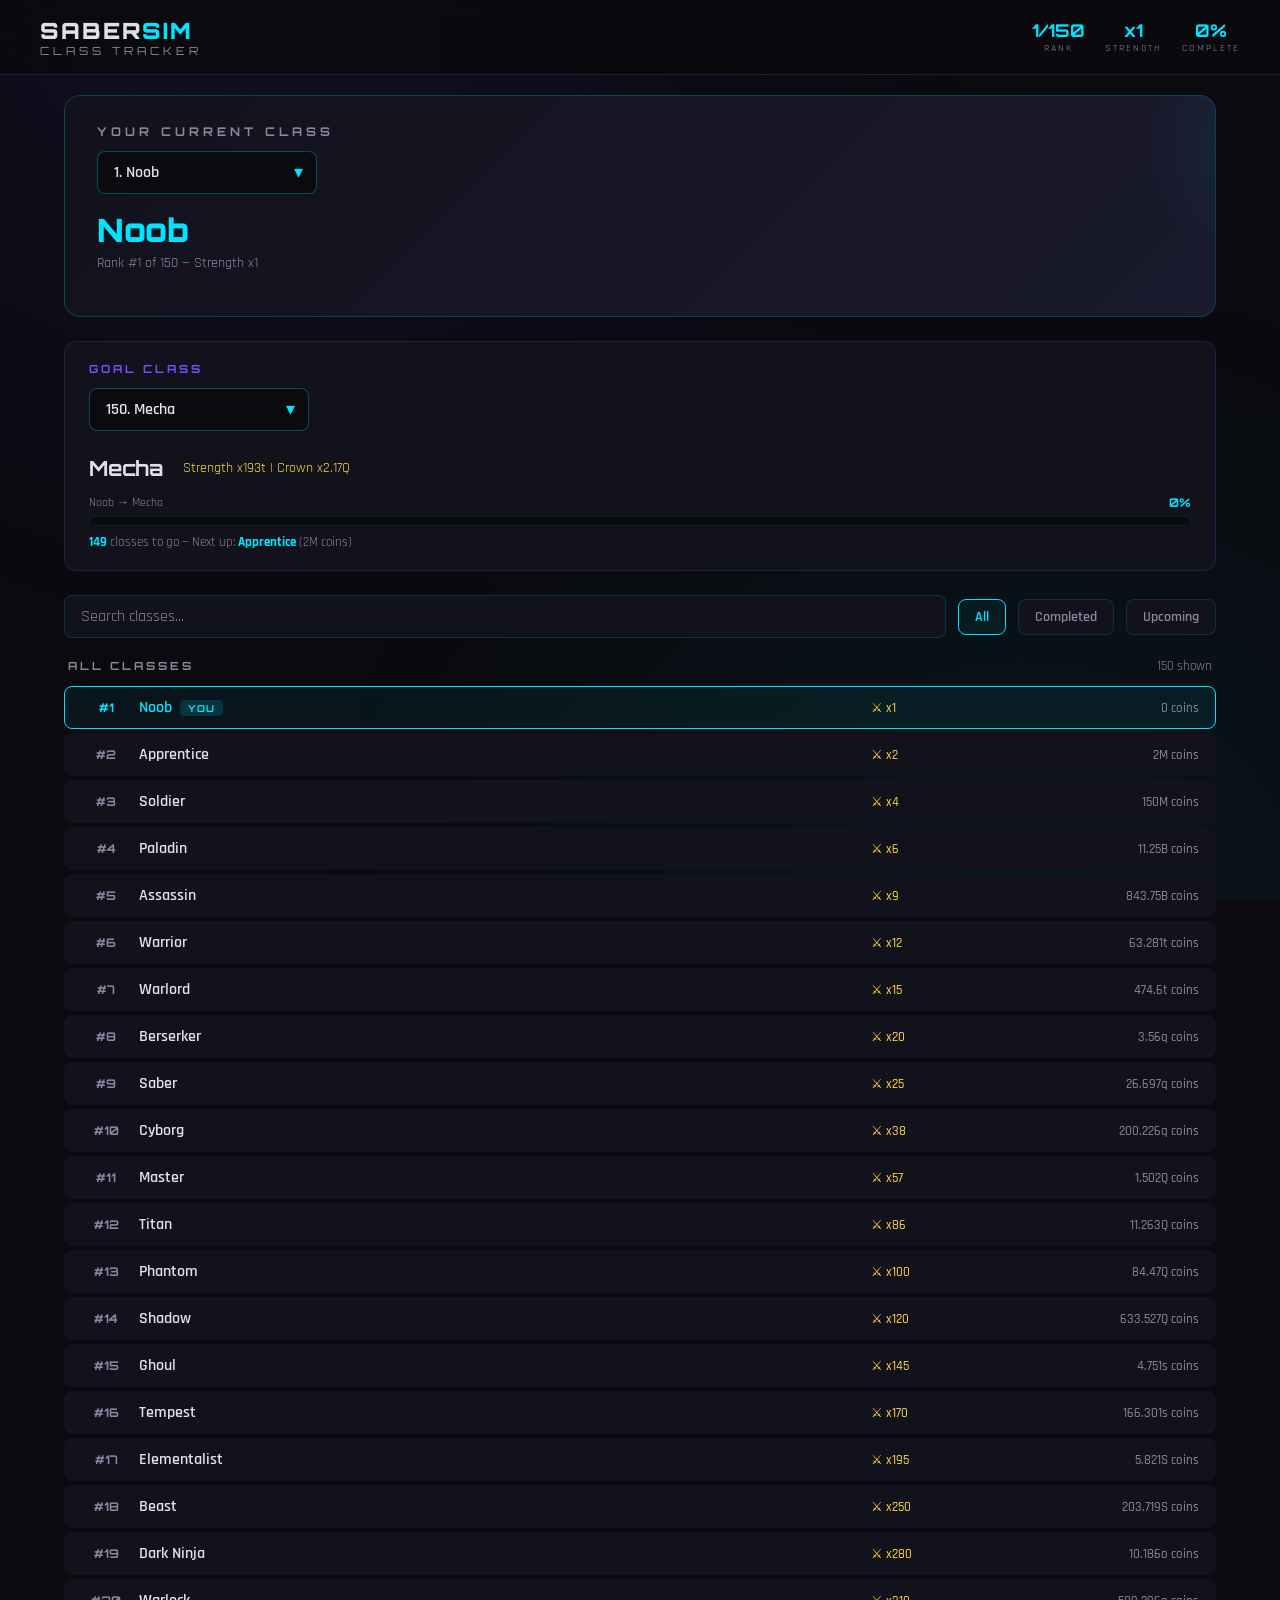
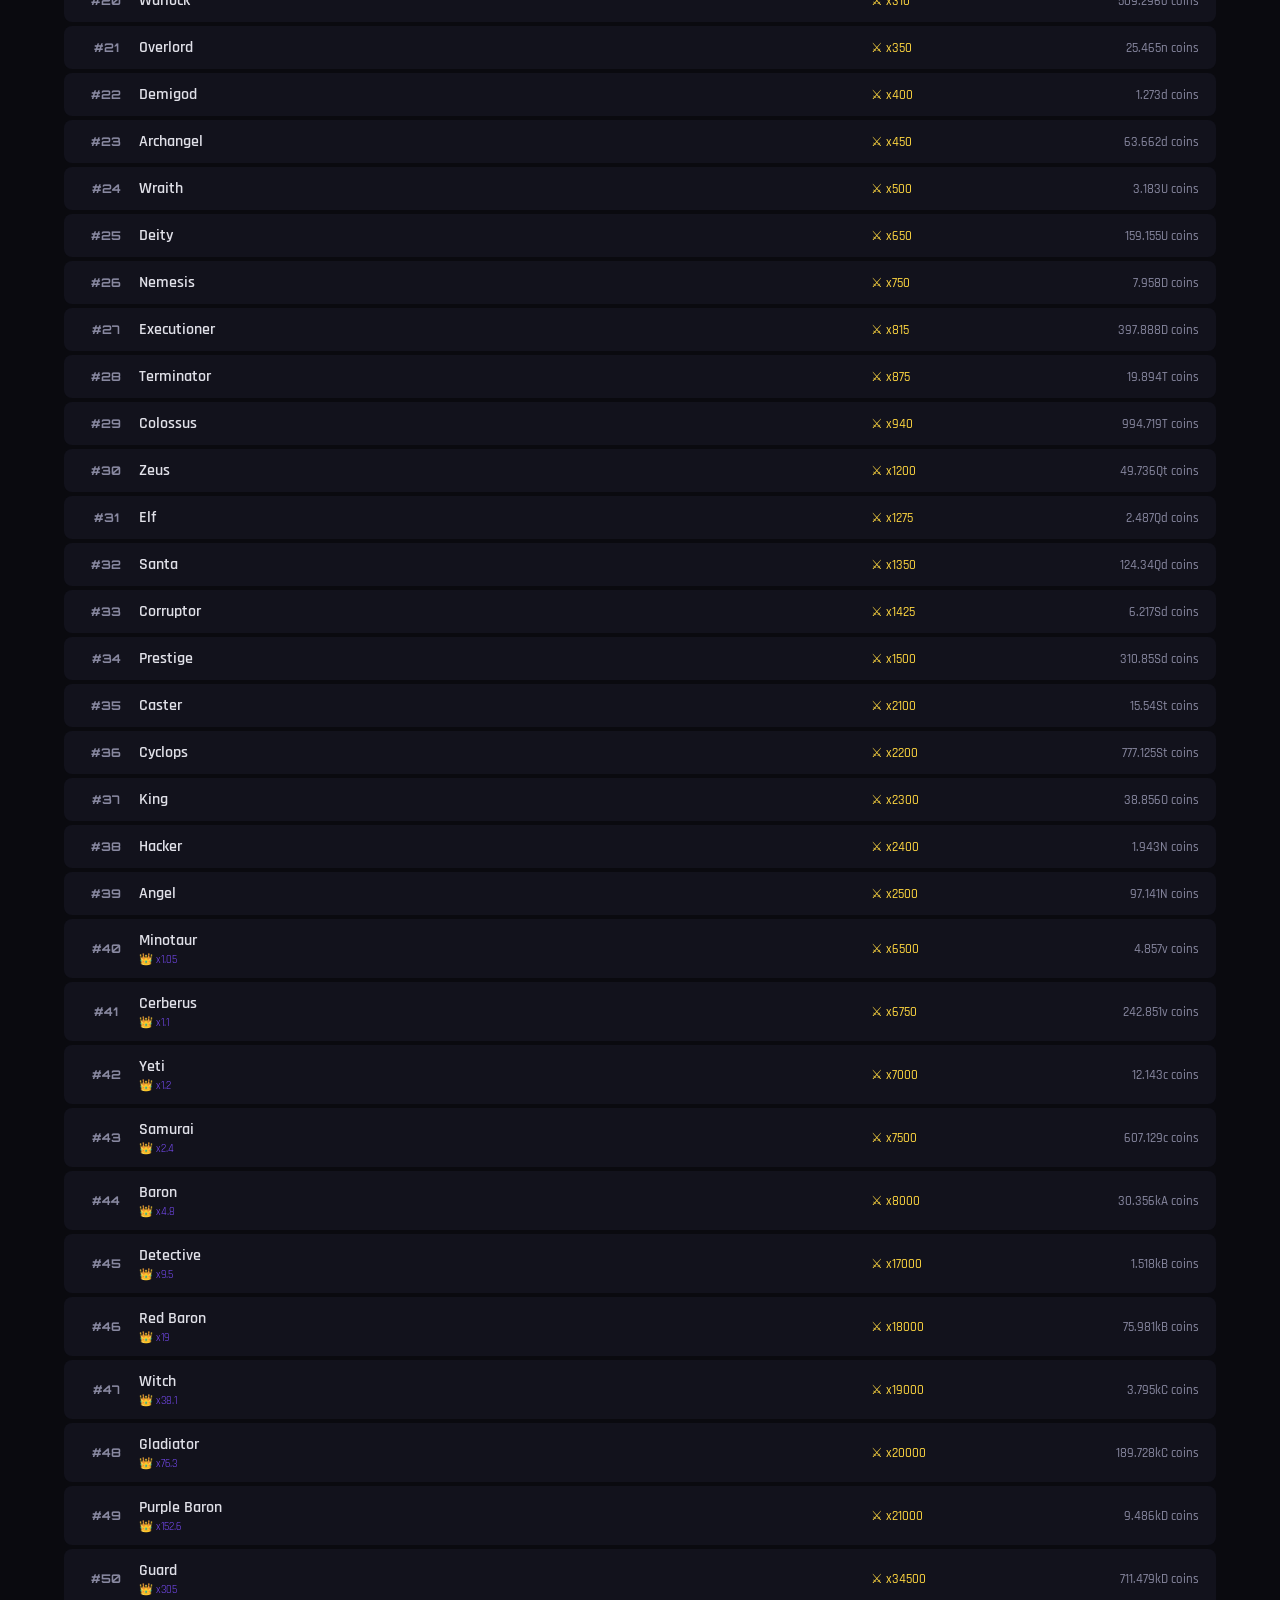
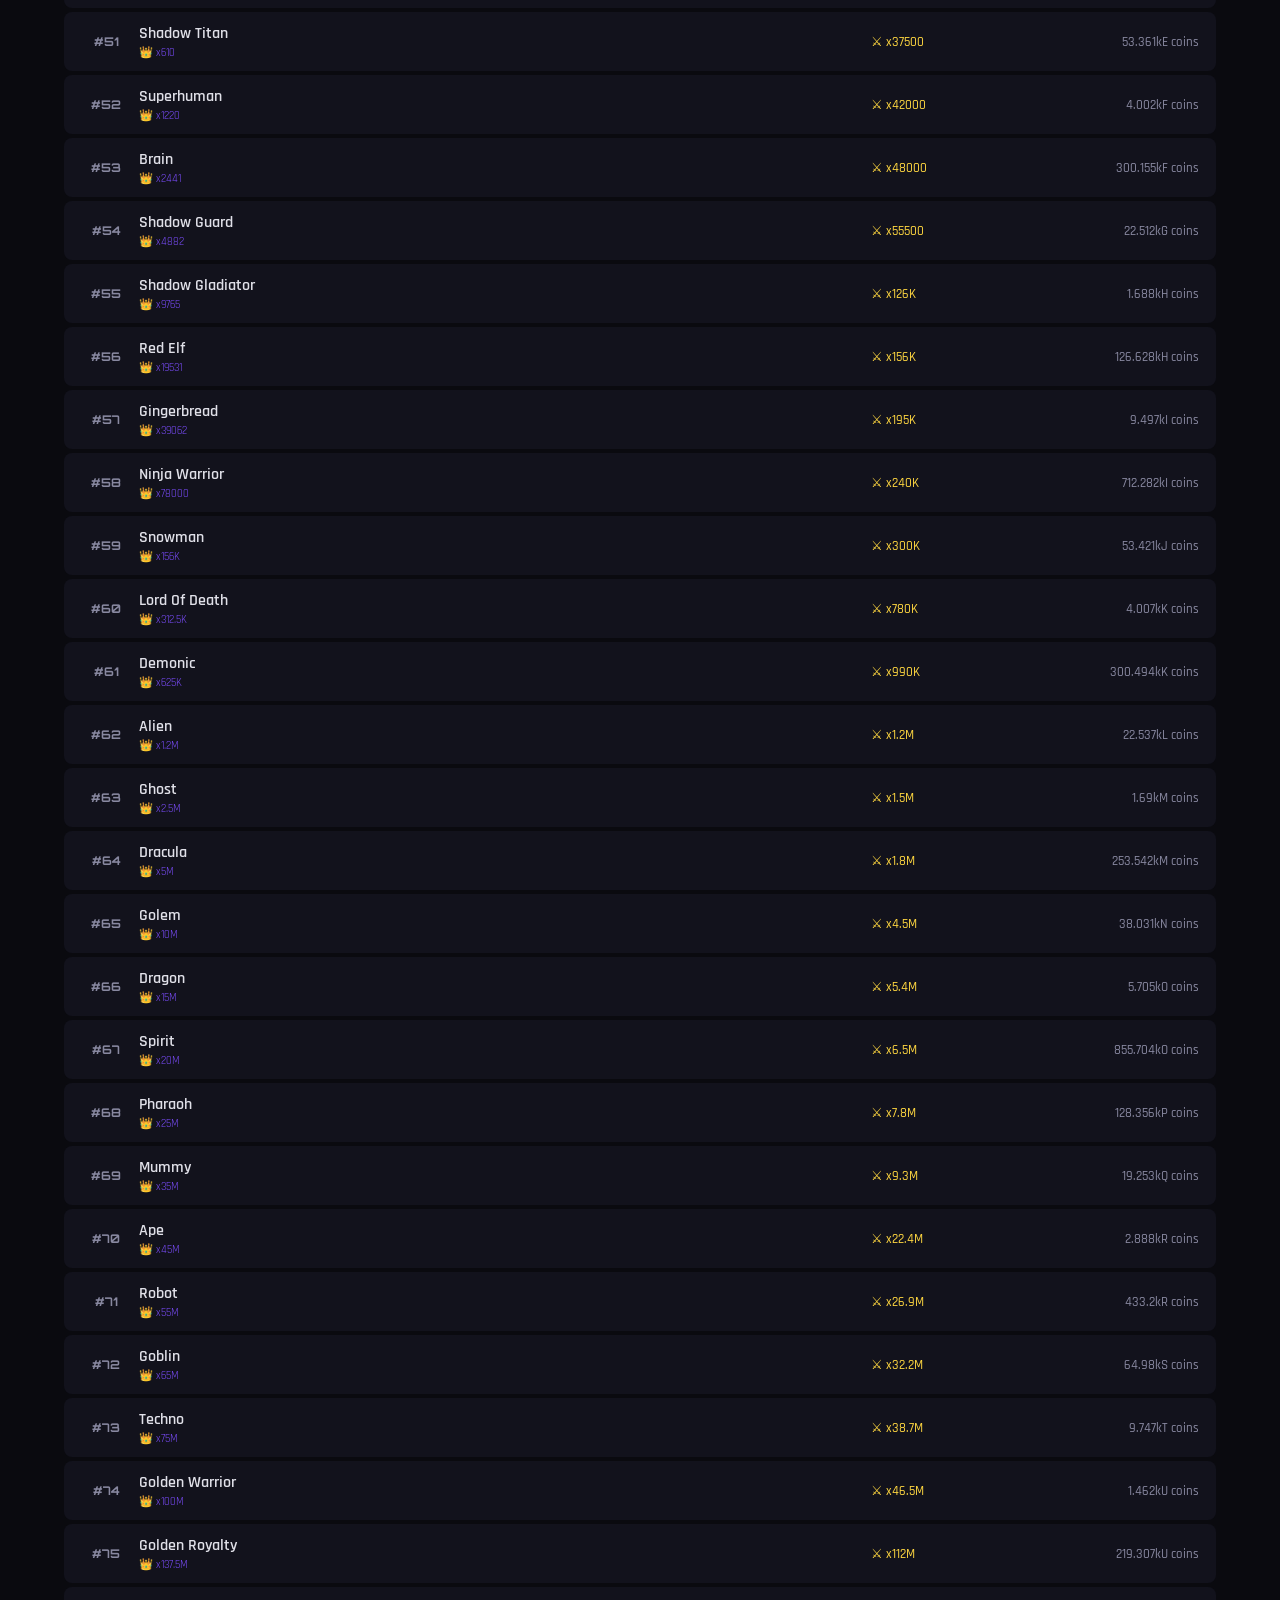
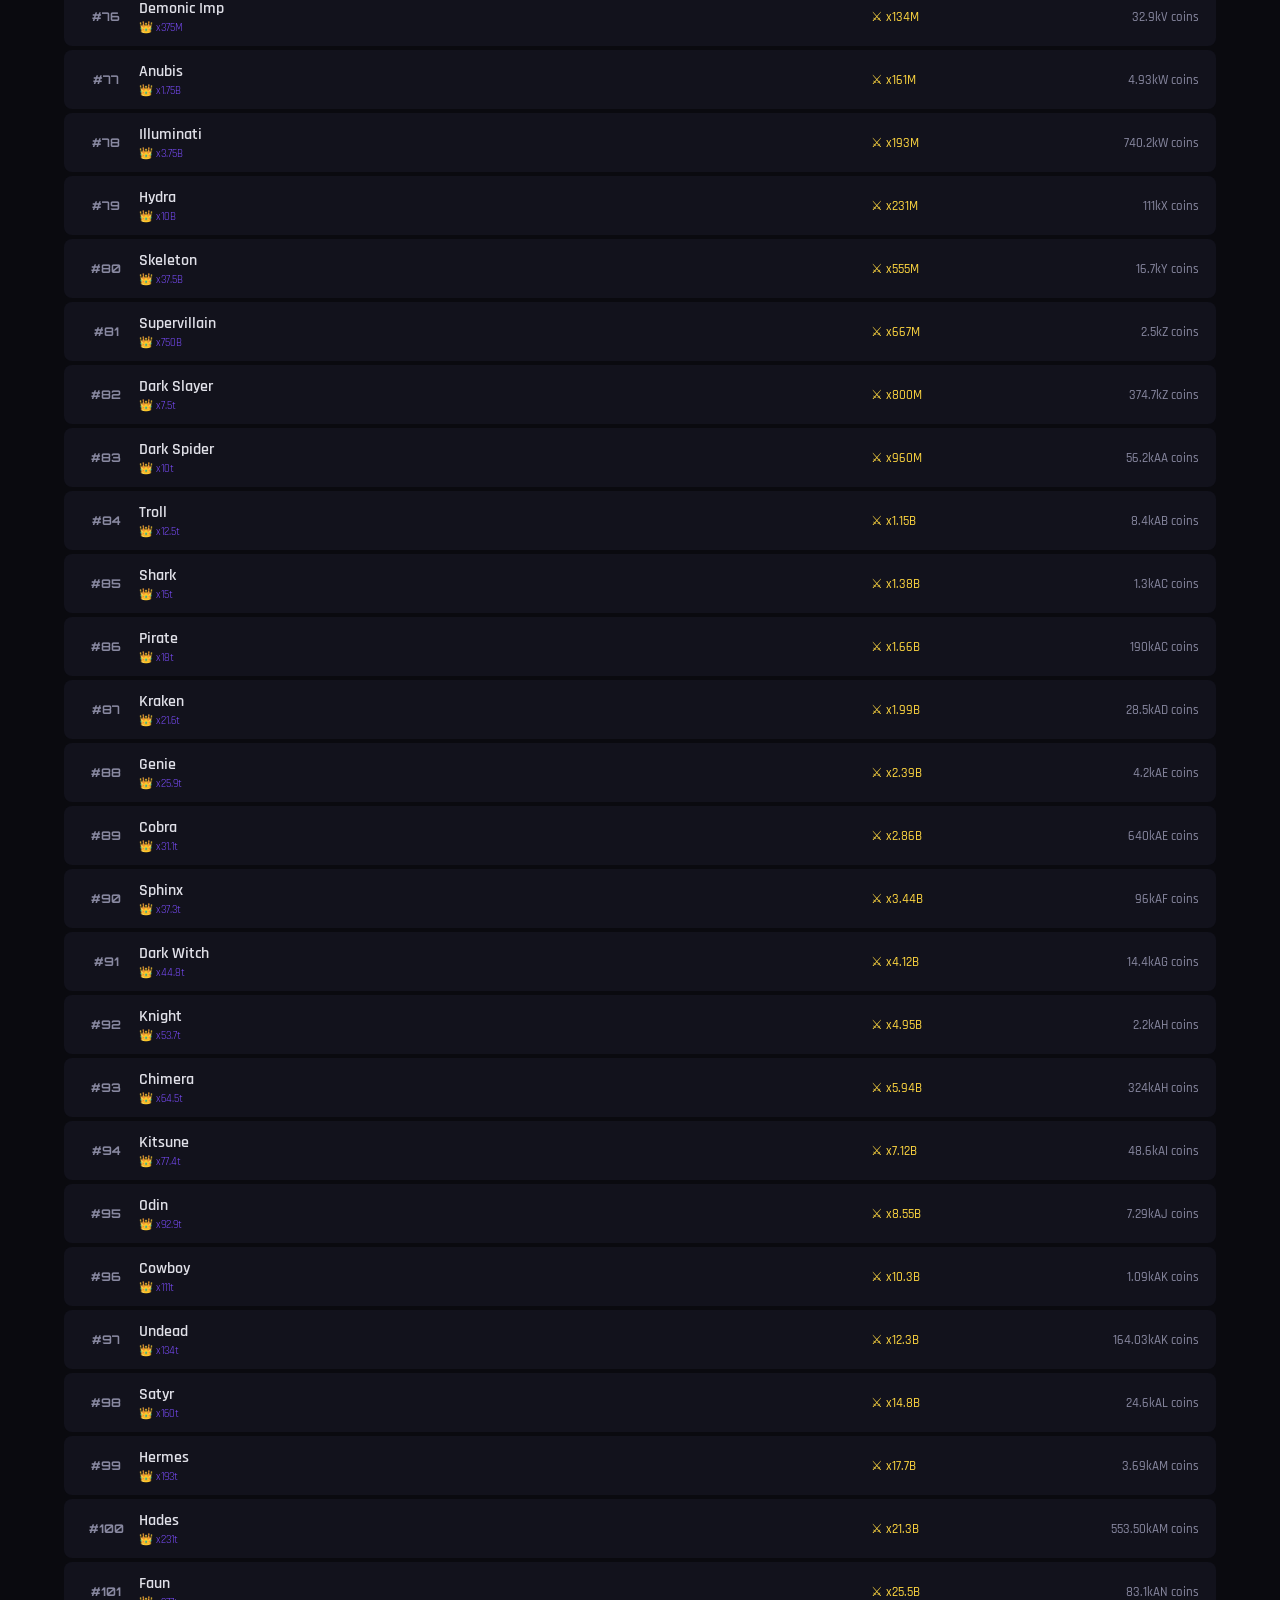
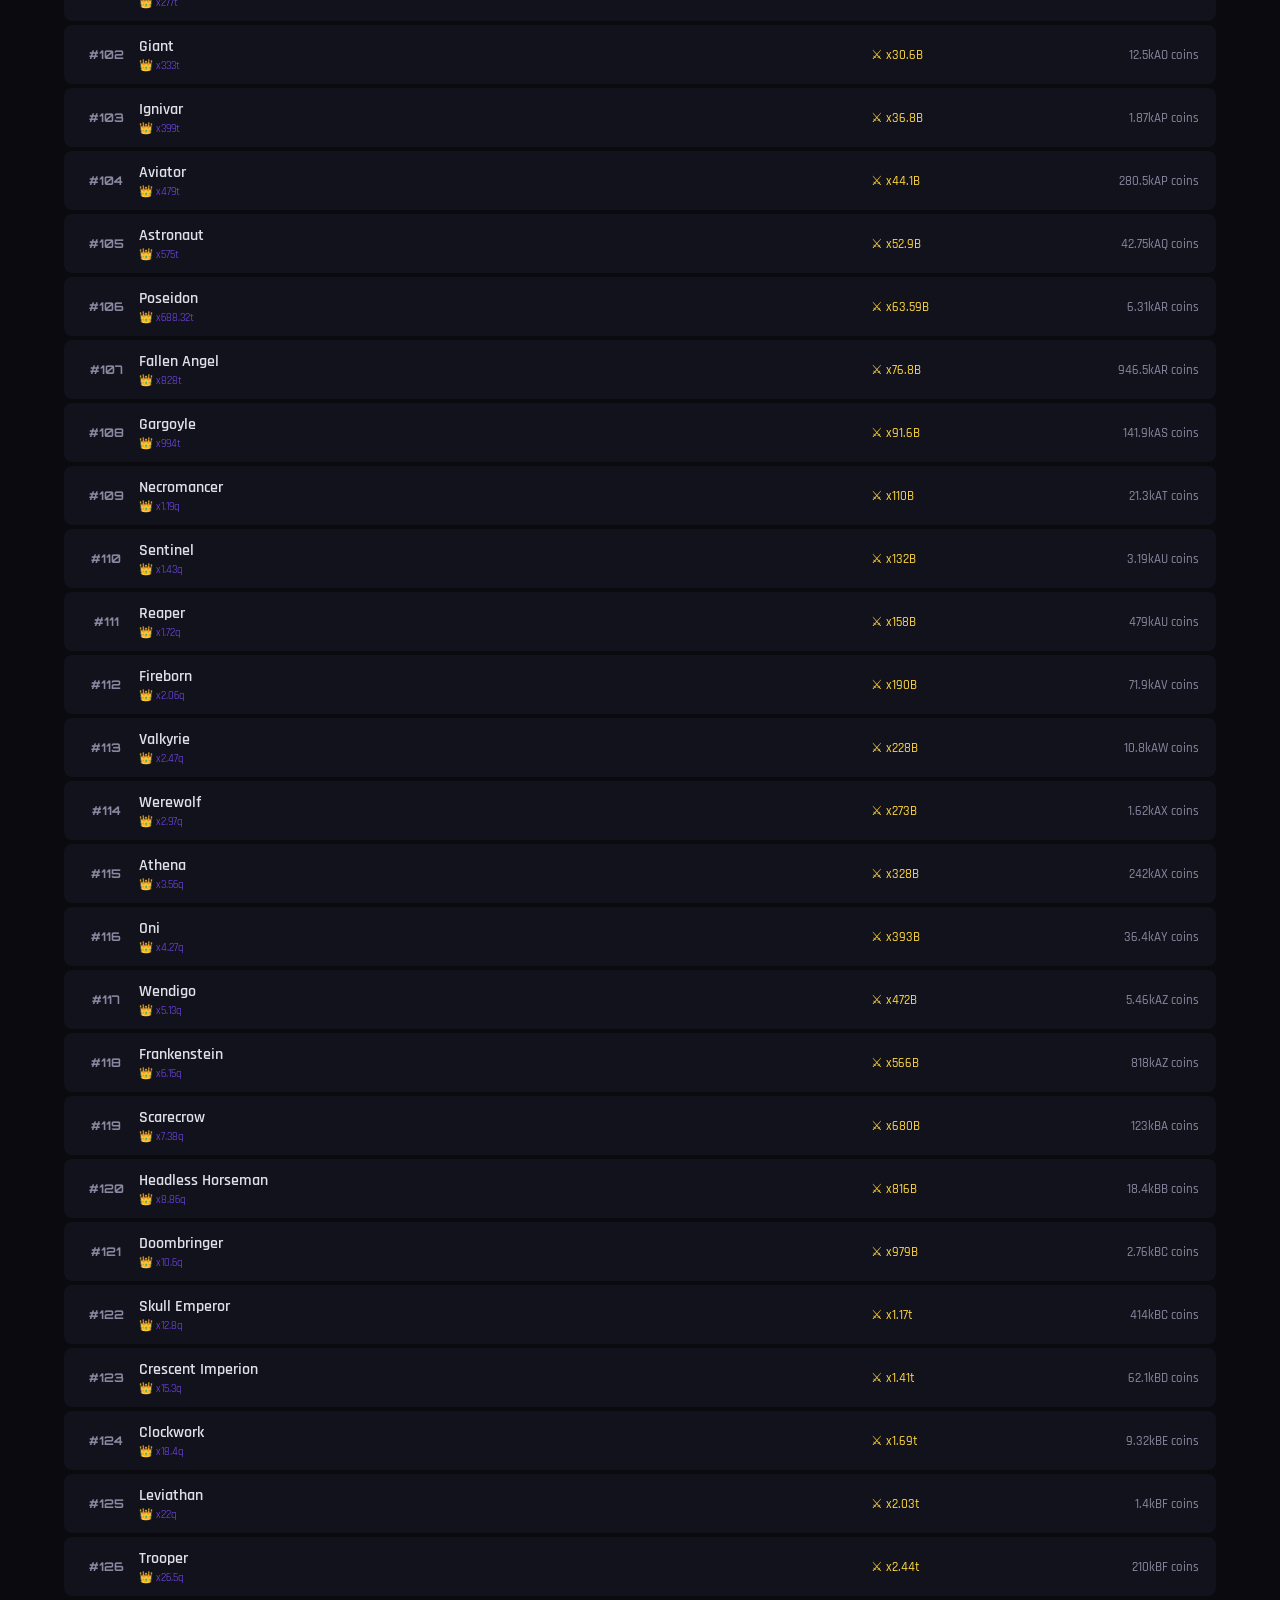
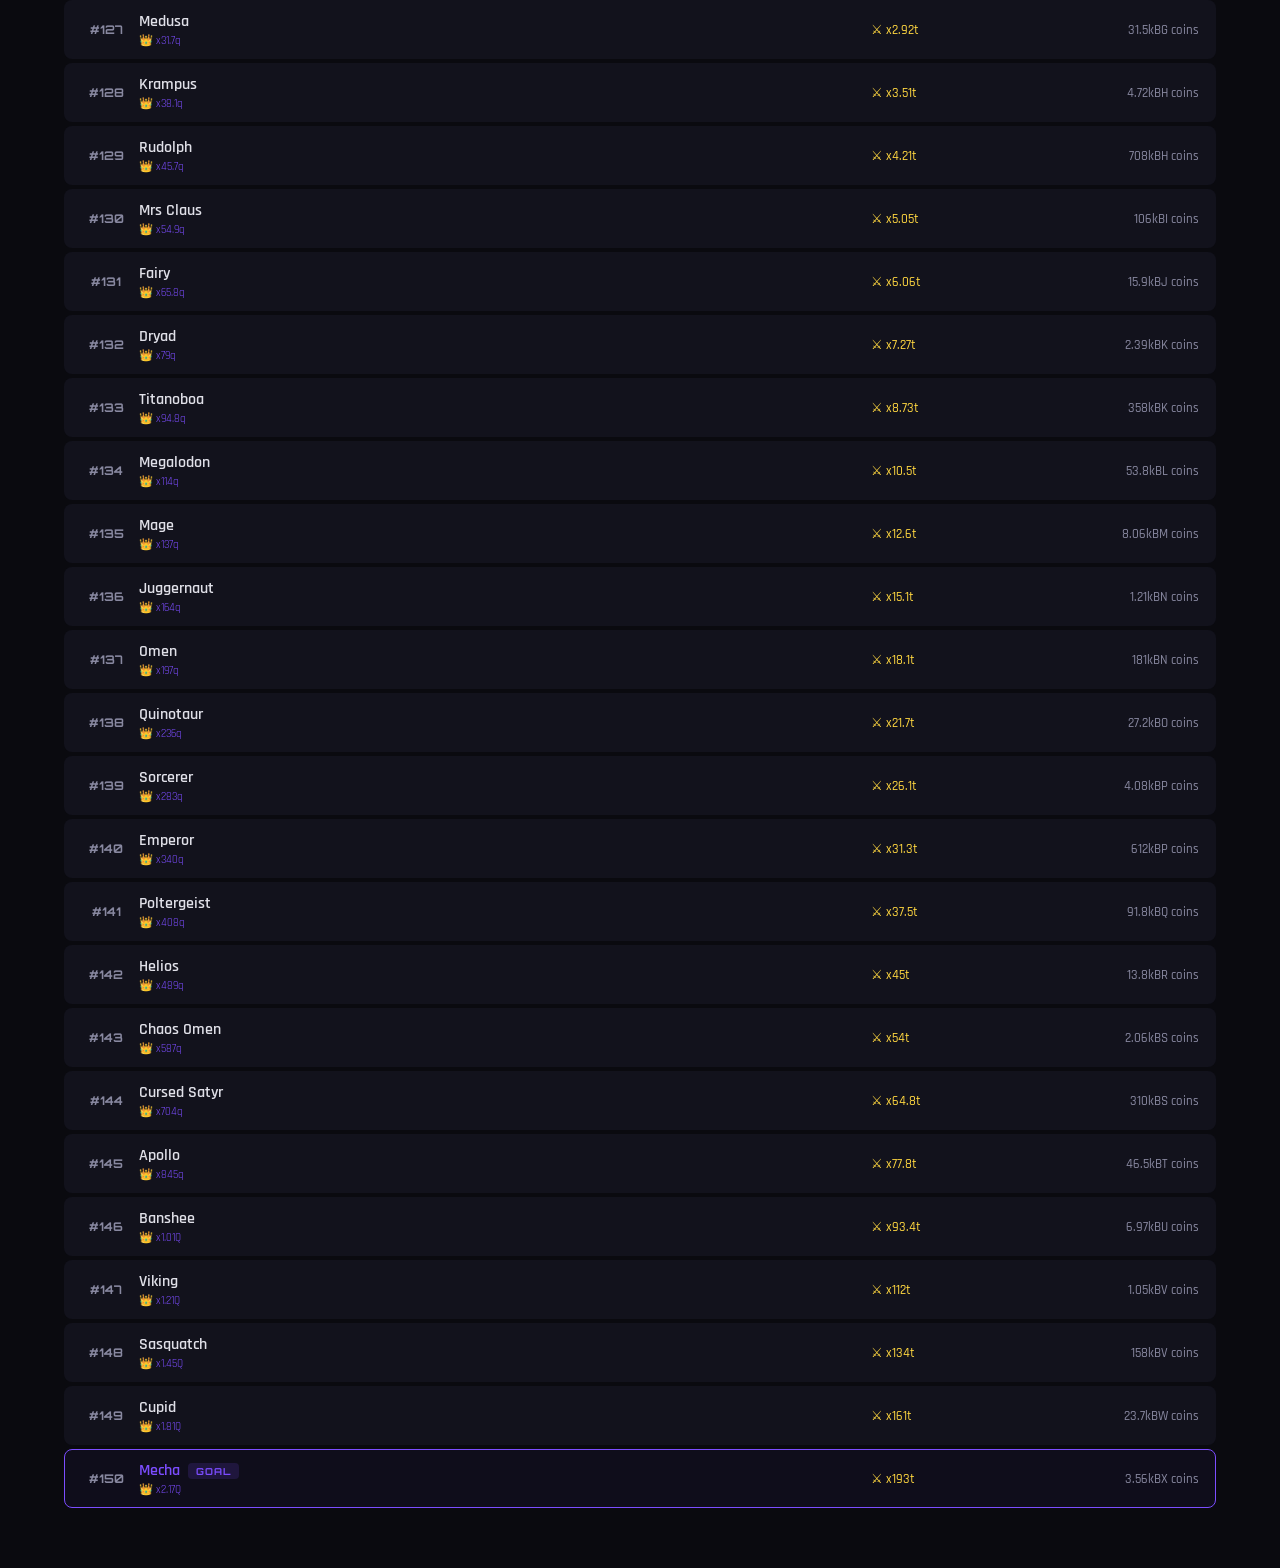
<file: saber-class-tracker.html>
<!DOCTYPE html>
<html lang="en">
<head>
<meta charset="UTF-8">
<meta name="viewport" content="width=device-width, initial-scale=1.0">
<title>Saber Simulator — Class Tracker</title>
<link href="https://fonts.googleapis.com/css2?family=Orbitron:wght@400;700;900&family=Rajdhani:wght@300;400;500;600;700&display=swap" rel="stylesheet">
<style>
*{margin:0;padding:0;box-sizing:border-box}
:root{
  --bg:#0a0a0f;--bg2:#12121c;--bg3:#1a1a2e;--bg4:#222240;
  --accent:#00e5ff;--accent2:#7c4dff;--accent3:#ff4081;
  --gold:#ffd740;--text:#e0e0e8;--text2:#8888a0;
  --glow:0 0 20px rgba(0,229,255,.3);
  --card-radius:12px;
}
html{scroll-behavior:smooth}
body{
  font-family:'Rajdhani',sans-serif;background:var(--bg);color:var(--text);
  min-height:100vh;overflow-x:hidden;
}
body::before{
  content:'';position:fixed;top:0;left:0;right:0;bottom:0;
  background:radial-gradient(ellipse at 20% 0%,rgba(124,77,255,.08) 0%,transparent 50%),
             radial-gradient(ellipse at 80% 100%,rgba(0,229,255,.06) 0%,transparent 50%);
  pointer-events:none;z-index:0;
}

/* HEADER */
.header{
  position:sticky;top:0;z-index:100;
  background:rgba(10,10,15,.92);backdrop-filter:blur(20px);
  border-bottom:1px solid rgba(0,229,255,.15);
  padding:16px 24px;
}
.header-inner{max-width:1200px;margin:0 auto;display:flex;align-items:center;justify-content:space-between;flex-wrap:wrap;gap:12px}
.logo{font-family:'Orbitron',sans-serif;font-weight:900;font-size:1.4rem;letter-spacing:2px}
.logo span{color:var(--accent)}
.logo .sub{font-size:.7rem;color:var(--text2);letter-spacing:4px;display:block;font-weight:400}

/* STATS BAR */
.stats-bar{
  display:flex;gap:20px;align-items:center;flex-wrap:wrap;
}
.stat{text-align:center}
.stat-val{font-family:'Orbitron',sans-serif;font-size:1.1rem;font-weight:700;color:var(--accent)}
.stat-label{font-size:.65rem;color:var(--text2);letter-spacing:2px;text-transform:uppercase}

/* MAIN */
.main{max-width:1200px;margin:0 auto;padding:20px 24px 60px;position:relative;z-index:1}

/* CURRENT CLASS CARD */
.current-card{
  background:linear-gradient(135deg,var(--bg2),var(--bg3));
  border:1px solid rgba(0,229,255,.2);border-radius:16px;
  padding:28px 32px;margin-bottom:24px;position:relative;overflow:hidden;
}
.current-card::before{
  content:'';position:absolute;top:-50%;right:-20%;width:300px;height:300px;
  background:radial-gradient(circle,rgba(0,229,255,.1),transparent 70%);
  pointer-events:none;
}
.current-card h2{font-family:'Orbitron',sans-serif;font-size:.75rem;letter-spacing:4px;color:var(--text2);margin-bottom:12px;text-transform:uppercase}
.current-class-name{font-family:'Orbitron',sans-serif;font-size:2rem;font-weight:900;color:var(--accent);margin-bottom:4px}
.current-meta{font-size:.9rem;color:var(--text2);margin-bottom:16px}
.current-meta strong{color:var(--gold)}

/* SELECT DROPDOWN */
.select-wrap{position:relative;display:inline-block;margin-bottom:16px}
.select-wrap select{
  appearance:none;background:var(--bg);border:1px solid rgba(0,229,255,.3);
  color:var(--text);padding:10px 40px 10px 16px;border-radius:8px;
  font-family:'Rajdhani',sans-serif;font-size:1rem;font-weight:600;
  cursor:pointer;min-width:220px;
}
.select-wrap select:focus{outline:none;border-color:var(--accent);box-shadow:var(--glow)}
.select-wrap::after{
  content:'▾';position:absolute;right:14px;top:50%;transform:translateY(-50%);
  color:var(--accent);pointer-events:none;font-size:1.1rem;
}

/* GOAL SECTION */
.goal-section{
  background:var(--bg2);border:1px solid rgba(124,77,255,.2);border-radius:12px;
  padding:20px 24px;margin-bottom:24px;
}
.goal-section h3{font-family:'Orbitron',sans-serif;font-size:.7rem;letter-spacing:3px;color:var(--accent2);margin-bottom:12px;text-transform:uppercase}
.goal-info{display:flex;align-items:center;gap:20px;flex-wrap:wrap;margin-bottom:14px}
.goal-class-name{font-family:'Orbitron',sans-serif;font-size:1.3rem;font-weight:700;color:var(--text)}
.goal-mult{font-size:.85rem;color:var(--gold)}

/* PROGRESS BAR */
.progress-wrap{margin-top:8px}
.progress-labels{display:flex;justify-content:space-between;font-size:.75rem;color:var(--text2);margin-bottom:6px}
.progress-labels .pct{color:var(--accent);font-weight:700;font-family:'Orbitron',sans-serif}
.progress-track{
  height:10px;background:var(--bg);border-radius:99px;overflow:hidden;
  border:1px solid rgba(0,229,255,.1);
}
.progress-fill{
  height:100%;border-radius:99px;transition:width .6s ease;
  background:linear-gradient(90deg,var(--accent2),var(--accent));
  box-shadow:0 0 12px rgba(0,229,255,.4);
}
.classes-between{font-size:.8rem;color:var(--text2);margin-top:8px}
.classes-between strong{color:var(--accent)}

/* SEARCH & FILTER */
.toolbar{display:flex;gap:12px;margin-bottom:20px;flex-wrap:wrap;align-items:center}
.search-box{
  flex:1;min-width:200px;background:var(--bg2);border:1px solid rgba(0,229,255,.15);
  border-radius:8px;padding:10px 16px;color:var(--text);
  font-family:'Rajdhani',sans-serif;font-size:1rem;
}
.search-box:focus{outline:none;border-color:var(--accent);box-shadow:var(--glow)}
.search-box::placeholder{color:var(--text2)}
.filter-btn{
  padding:8px 16px;border-radius:8px;border:1px solid rgba(0,229,255,.15);
  background:var(--bg2);color:var(--text2);font-family:'Rajdhani',sans-serif;
  font-size:.85rem;font-weight:600;cursor:pointer;transition:.2s;
}
.filter-btn:hover,.filter-btn.active{border-color:var(--accent);color:var(--accent);background:rgba(0,229,255,.05)}

/* CLASS LIST */
.class-grid{display:flex;flex-direction:column;gap:4px}
.class-row{
  display:grid;grid-template-columns:50px 1fr 160px 160px;align-items:center;
  padding:10px 16px;border-radius:8px;background:var(--bg2);
  border:1px solid transparent;transition:.2s;cursor:pointer;gap:8px;
}
.class-row:hover{border-color:rgba(0,229,255,.2);background:var(--bg3)}
.class-row.current{
  border-color:var(--accent);background:rgba(0,229,255,.05);
  box-shadow:inset 0 0 30px rgba(0,229,255,.03);
}
.class-row.completed{opacity:.55}
.class-row.goal-row{border-color:var(--accent2);background:rgba(124,77,255,.05)}
.class-rank{
  font-family:'Orbitron',sans-serif;font-size:.75rem;font-weight:700;
  color:var(--text2);text-align:center;
}
.class-row.current .class-rank{color:var(--accent)}
.class-name-cell{font-weight:600;font-size:1rem}
.class-row.current .class-name-cell{color:var(--accent)}
.class-row.goal-row .class-name-cell{color:var(--accent2)}
.class-mult{font-size:.8rem;color:var(--gold);font-weight:500}
.class-cost{font-size:.8rem;color:var(--text2);text-align:right;font-weight:500}
.class-row.completed .class-name-cell::after{
  content:' ✓';color:rgba(0,229,255,.5);font-size:.8rem;
}

/* CROWN INDICATOR */
.crown-mult{font-size:.7rem;color:var(--accent2);margin-top:2px}

/* TAG */
.tag{
  display:inline-block;padding:2px 8px;border-radius:4px;font-size:.6rem;
  font-family:'Orbitron',sans-serif;letter-spacing:1px;font-weight:700;margin-left:8px;
}
.tag.you{background:rgba(0,229,255,.15);color:var(--accent)}
.tag.goal{background:rgba(124,77,255,.15);color:var(--accent2)}

/* MOBILE */
@media(max-width:700px){
  .class-row{grid-template-columns:40px 1fr 100px;font-size:.9rem}
  .class-cost{display:none}
  .header-inner{flex-direction:column;align-items:flex-start}
  .current-class-name{font-size:1.4rem}
}

/* SCROLL INDICATOR */
.scroll-top{
  position:fixed;bottom:24px;right:24px;width:44px;height:44px;
  border-radius:50%;background:var(--accent);color:var(--bg);
  display:none;align-items:center;justify-content:center;
  font-size:1.2rem;cursor:pointer;z-index:99;border:none;
  box-shadow:0 4px 20px rgba(0,229,255,.4);
}
.scroll-top.show{display:flex}

/* COUNT */
.list-header{
  display:flex;justify-content:space-between;align-items:center;
  margin-bottom:12px;padding:0 4px;
}
.list-header h3{font-family:'Orbitron',sans-serif;font-size:.7rem;letter-spacing:3px;color:var(--text2);text-transform:uppercase}
.count{font-size:.8rem;color:var(--text2)}
</style>
</head>
<body>

<div class="header">
  <div class="header-inner">
    <div class="logo">SABER<span>SIM</span><span class="sub">CLASS TRACKER</span></div>
    <div class="stats-bar" id="statsBar"></div>
  </div>
</div>

<div class="main">
  <div class="current-card">
    <h2>Your Current Class</h2>
    <div style="display:flex;align-items:center;gap:16px;flex-wrap:wrap">
      <div class="select-wrap">
        <select id="currentSelect"></select>
      </div>
    </div>
    <div class="current-class-name" id="currentName">Noob</div>
    <div class="current-meta" id="currentMeta"></div>
  </div>

  <div class="goal-section">
    <h3>Goal Class</h3>
    <div style="display:flex;align-items:center;gap:16px;flex-wrap:wrap;margin-bottom:8px">
      <div class="select-wrap">
        <select id="goalSelect"></select>
      </div>
    </div>
    <div class="goal-info">
      <div class="goal-class-name" id="goalName"></div>
      <div class="goal-mult" id="goalMult"></div>
    </div>
    <div class="progress-wrap" id="progressWrap"></div>
  </div>

  <div class="toolbar">
    <input type="text" class="search-box" id="searchBox" placeholder="Search classes...">
    <button class="filter-btn active" data-filter="all" onclick="setFilter('all',this)">All</button>
    <button class="filter-btn" data-filter="completed" onclick="setFilter('completed',this)">Completed</button>
    <button class="filter-btn" data-filter="upcoming" onclick="setFilter('upcoming',this)">Upcoming</button>
  </div>

  <div class="list-header">
    <h3>All Classes</h3>
    <div class="count" id="listCount"></div>
  </div>
  <div class="class-grid" id="classGrid"></div>
</div>

<button class="scroll-top" id="scrollTop" onclick="window.scrollTo({top:0})">↑</button>

<script>
const CLASSES=[
{name:"Noob",mult:"x1",crown:null,cost:"0"},
{name:"Apprentice",mult:"x2",crown:null,cost:"2M"},
{name:"Soldier",mult:"x4",crown:null,cost:"150M"},
{name:"Paladin",mult:"x6",crown:null,cost:"11.25B"},
{name:"Assassin",mult:"x9",crown:null,cost:"843.75B"},
{name:"Warrior",mult:"x12",crown:null,cost:"63.281t"},
{name:"Warlord",mult:"x15",crown:null,cost:"474.6t"},
{name:"Berserker",mult:"x20",crown:null,cost:"3.56q"},
{name:"Saber",mult:"x25",crown:null,cost:"26.697q"},
{name:"Cyborg",mult:"x38",crown:null,cost:"200.226q"},
{name:"Master",mult:"x57",crown:null,cost:"1.502Q"},
{name:"Titan",mult:"x86",crown:null,cost:"11.263Q"},
{name:"Phantom",mult:"x100",crown:null,cost:"84.47Q"},
{name:"Shadow",mult:"x120",crown:null,cost:"633.527Q"},
{name:"Ghoul",mult:"x145",crown:null,cost:"4.751s"},
{name:"Tempest",mult:"x170",crown:null,cost:"166.301s"},
{name:"Elementalist",mult:"x195",crown:null,cost:"5.821S"},
{name:"Beast",mult:"x250",crown:null,cost:"203.719S"},
{name:"Dark Ninja",mult:"x280",crown:null,cost:"10.186o"},
{name:"Warlock",mult:"x310",crown:null,cost:"509.296o"},
{name:"Overlord",mult:"x350",crown:null,cost:"25.465n"},
{name:"Demigod",mult:"x400",crown:null,cost:"1.273d"},
{name:"Archangel",mult:"x450",crown:null,cost:"63.662d"},
{name:"Wraith",mult:"x500",crown:null,cost:"3.183U"},
{name:"Deity",mult:"x650",crown:null,cost:"159.155U"},
{name:"Nemesis",mult:"x750",crown:null,cost:"7.958D"},
{name:"Executioner",mult:"x815",crown:null,cost:"397.888D"},
{name:"Terminator",mult:"x875",crown:null,cost:"19.894T"},
{name:"Colossus",mult:"x940",crown:null,cost:"994.719T"},
{name:"Zeus",mult:"x1200",crown:null,cost:"49.736Qt"},
{name:"Elf",mult:"x1275",crown:null,cost:"2.487Qd"},
{name:"Santa",mult:"x1350",crown:null,cost:"124.34Qd"},
{name:"Corruptor",mult:"x1425",crown:null,cost:"6.217Sd"},
{name:"Prestige",mult:"x1500",crown:null,cost:"310.85Sd"},
{name:"Caster",mult:"x2100",crown:null,cost:"15.54St"},
{name:"Cyclops",mult:"x2200",crown:null,cost:"777.125St"},
{name:"King",mult:"x2300",crown:null,cost:"38.856O"},
{name:"Hacker",mult:"x2400",crown:null,cost:"1.943N"},
{name:"Angel",mult:"x2500",crown:null,cost:"97.141N"},
{name:"Minotaur",mult:"x6500",crown:"x1.05",cost:"4.857v"},
{name:"Cerberus",mult:"x6750",crown:"x1.1",cost:"242.851v"},
{name:"Yeti",mult:"x7000",crown:"x1.2",cost:"12.143c"},
{name:"Samurai",mult:"x7500",crown:"x2.4",cost:"607.129c"},
{name:"Baron",mult:"x8000",crown:"x4.8",cost:"30.356kA"},
{name:"Detective",mult:"x17000",crown:"x9.5",cost:"1.518kB"},
{name:"Red Baron",mult:"x18000",crown:"x19",cost:"75.981kB"},
{name:"Witch",mult:"x19000",crown:"x38.1",cost:"3.795kC"},
{name:"Gladiator",mult:"x20000",crown:"x76.3",cost:"189.728kC"},
{name:"Purple Baron",mult:"x21000",crown:"x152.6",cost:"9.486kD"},
{name:"Guard",mult:"x34500",crown:"x305",cost:"711.479kD"},
{name:"Shadow Titan",mult:"x37500",crown:"x610",cost:"53.361kE"},
{name:"Superhuman",mult:"x42000",crown:"x1220",cost:"4.002kF"},
{name:"Brain",mult:"x48000",crown:"x2441",cost:"300.155kF"},
{name:"Shadow Guard",mult:"x55500",crown:"x4882",cost:"22.512kG"},
{name:"Shadow Gladiator",mult:"x126K",crown:"x9765",cost:"1.688kH"},
{name:"Red Elf",mult:"x156K",crown:"x19531",cost:"126.628kH"},
{name:"Gingerbread",mult:"x195K",crown:"x39062",cost:"9.497kI"},
{name:"Ninja Warrior",mult:"x240K",crown:"x78000",cost:"712.282kI"},
{name:"Snowman",mult:"x300K",crown:"x156K",cost:"53.421kJ"},
{name:"Lord Of Death",mult:"x780K",crown:"x312.5K",cost:"4.007kK"},
{name:"Demonic",mult:"x990K",crown:"x625K",cost:"300.494kK"},
{name:"Alien",mult:"x1.2M",crown:"x1.2M",cost:"22.537kL"},
{name:"Ghost",mult:"x1.5M",crown:"x2.5M",cost:"1.69kM"},
{name:"Dracula",mult:"x1.8M",crown:"x5M",cost:"253.542kM"},
{name:"Golem",mult:"x4.5M",crown:"x10M",cost:"38.031kN"},
{name:"Dragon",mult:"x5.4M",crown:"x15M",cost:"5.705kO"},
{name:"Spirit",mult:"x6.5M",crown:"x20M",cost:"855.704kO"},
{name:"Pharaoh",mult:"x7.8M",crown:"x25M",cost:"128.356kP"},
{name:"Mummy",mult:"x9.3M",crown:"x35M",cost:"19.253kQ"},
{name:"Ape",mult:"x22.4M",crown:"x45M",cost:"2.888kR"},
{name:"Robot",mult:"x26.9M",crown:"x55M",cost:"433.2kR"},
{name:"Goblin",mult:"x32.2M",crown:"x65M",cost:"64.98kS"},
{name:"Techno",mult:"x38.7M",crown:"x75M",cost:"9.747kT"},
{name:"Golden Warrior",mult:"x46.5M",crown:"x100M",cost:"1.462kU"},
{name:"Golden Royalty",mult:"x112M",crown:"x137.5M",cost:"219.307kU"},
{name:"Demonic Imp",mult:"x134M",crown:"x375M",cost:"32.9kV"},
{name:"Anubis",mult:"x161M",crown:"x1.75B",cost:"4.93kW"},
{name:"Illuminati",mult:"x193M",crown:"x3.75B",cost:"740.2kW"},
{name:"Hydra",mult:"x231M",crown:"x10B",cost:"111kX"},
{name:"Skeleton",mult:"x555M",crown:"x37.5B",cost:"16.7kY"},
{name:"Supervillain",mult:"x667M",crown:"x750B",cost:"2.5kZ"},
{name:"Dark Slayer",mult:"x800M",crown:"x7.5t",cost:"374.7kZ"},
{name:"Dark Spider",mult:"x960M",crown:"x10t",cost:"56.2kAA"},
{name:"Troll",mult:"x1.15B",crown:"x12.5t",cost:"8.4kAB"},
{name:"Shark",mult:"x1.38B",crown:"x15t",cost:"1.3kAC"},
{name:"Pirate",mult:"x1.66B",crown:"x18t",cost:"190kAC"},
{name:"Kraken",mult:"x1.99B",crown:"x21.6t",cost:"28.5kAD"},
{name:"Genie",mult:"x2.39B",crown:"x25.9t",cost:"4.2kAE"},
{name:"Cobra",mult:"x2.86B",crown:"x31.1t",cost:"640kAE"},
{name:"Sphinx",mult:"x3.44B",crown:"x37.3t",cost:"96kAF"},
{name:"Dark Witch",mult:"x4.12B",crown:"x44.8t",cost:"14.4kAG"},
{name:"Knight",mult:"x4.95B",crown:"x53.7t",cost:"2.2kAH"},
{name:"Chimera",mult:"x5.94B",crown:"x64.5t",cost:"324kAH"},
{name:"Kitsune",mult:"x7.12B",crown:"x77.4t",cost:"48.6kAI"},
{name:"Odin",mult:"x8.55B",crown:"x92.9t",cost:"7.29kAJ"},
{name:"Cowboy",mult:"x10.3B",crown:"x111t",cost:"1.09kAK"},
{name:"Undead",mult:"x12.3B",crown:"x134t",cost:"164.03kAK"},
{name:"Satyr",mult:"x14.8B",crown:"x160t",cost:"24.6kAL"},
{name:"Hermes",mult:"x17.7B",crown:"x193t",cost:"3.69kAM"},
{name:"Hades",mult:"x21.3B",crown:"x231t",cost:"553.50kAM"},
{name:"Faun",mult:"x25.5B",crown:"x277t",cost:"83.1kAN"},
{name:"Giant",mult:"x30.6B",crown:"x333t",cost:"12.5kAO"},
{name:"Ignivar",mult:"x36.8B",crown:"x399t",cost:"1.87kAP"},
{name:"Aviator",mult:"x44.1B",crown:"x479t",cost:"280.5kAP"},
{name:"Astronaut",mult:"x52.9B",crown:"x575t",cost:"42.75kAQ"},
{name:"Poseidon",mult:"x63.59B",crown:"x688.32t",cost:"6.31kAR"},
{name:"Fallen Angel",mult:"x76.8B",crown:"x828t",cost:"946.5kAR"},
{name:"Gargoyle",mult:"x91.6B",crown:"x994t",cost:"141.9kAS"},
{name:"Necromancer",mult:"x110B",crown:"x1.19q",cost:"21.3kAT"},
{name:"Sentinel",mult:"x132B",crown:"x1.43q",cost:"3.19kAU"},
{name:"Reaper",mult:"x158B",crown:"x1.72q",cost:"479kAU"},
{name:"Fireborn",mult:"x190B",crown:"x2.06q",cost:"71.9kAV"},
{name:"Valkyrie",mult:"x228B",crown:"x2.47q",cost:"10.8kAW"},
{name:"Werewolf",mult:"x273B",crown:"x2.97q",cost:"1.62kAX"},
{name:"Athena",mult:"x328B",crown:"x3.56q",cost:"242kAX"},
{name:"Oni",mult:"x393B",crown:"x4.27q",cost:"36.4kAY"},
{name:"Wendigo",mult:"x472B",crown:"x5.13q",cost:"5.46kAZ"},
{name:"Frankenstein",mult:"x566B",crown:"x6.15q",cost:"818kAZ"},
{name:"Scarecrow",mult:"x680B",crown:"x7.38q",cost:"123kBA"},
{name:"Headless Horseman",mult:"x816B",crown:"x8.86q",cost:"18.4kBB"},
{name:"Doombringer",mult:"x979B",crown:"x10.6q",cost:"2.76kBC"},
{name:"Skull Emperor",mult:"x1.17t",crown:"x12.8q",cost:"414kBC"},
{name:"Crescent Imperion",mult:"x1.41t",crown:"x15.3q",cost:"62.1kBD"},
{name:"Clockwork",mult:"x1.69t",crown:"x18.4q",cost:"9.32kBE"},
{name:"Leviathan",mult:"x2.03t",crown:"x22q",cost:"1.4kBF"},
{name:"Trooper",mult:"x2.44t",crown:"x26.5q",cost:"210kBF"},
{name:"Medusa",mult:"x2.92t",crown:"x31.7q",cost:"31.5kBG"},
{name:"Krampus",mult:"x3.51t",crown:"x38.1q",cost:"4.72kBH"},
{name:"Rudolph",mult:"x4.21t",crown:"x45.7q",cost:"708kBH"},
{name:"Mrs Claus",mult:"x5.05t",crown:"x54.9q",cost:"106kBI"},
{name:"Fairy",mult:"x6.06t",crown:"x65.8q",cost:"15.9kBJ"},
{name:"Dryad",mult:"x7.27t",crown:"x79q",cost:"2.39kBK"},
{name:"Titanoboa",mult:"x8.73t",crown:"x94.8q",cost:"358kBK"},
{name:"Megalodon",mult:"x10.5t",crown:"x114q",cost:"53.8kBL"},
{name:"Mage",mult:"x12.6t",crown:"x137q",cost:"8.06kBM"},
{name:"Juggernaut",mult:"x15.1t",crown:"x164q",cost:"1.21kBN"},
{name:"Omen",mult:"x18.1t",crown:"x197q",cost:"181kBN"},
{name:"Quinotaur",mult:"x21.7t",crown:"x236q",cost:"27.2kBO"},
{name:"Sorcerer",mult:"x26.1t",crown:"x283q",cost:"4.08kBP"},
{name:"Emperor",mult:"x31.3t",crown:"x340q",cost:"612kBP"},
{name:"Poltergeist",mult:"x37.5t",crown:"x408q",cost:"91.8kBQ"},
{name:"Helios",mult:"x45t",crown:"x489q",cost:"13.8kBR"},
{name:"Chaos Omen",mult:"x54t",crown:"x587q",cost:"2.06kBS"},
{name:"Cursed Satyr",mult:"x64.8t",crown:"x704q",cost:"310kBS"},
{name:"Apollo",mult:"x77.8t",crown:"x845q",cost:"46.5kBT"},
{name:"Banshee",mult:"x93.4t",crown:"x1.01Q",cost:"6.97kBU"},
{name:"Viking",mult:"x112t",crown:"x1.21Q",cost:"1.05kBV"},
{name:"Sasquatch",mult:"x134t",crown:"x1.45Q",cost:"158kBV"},
{name:"Cupid",mult:"x161t",crown:"x1.81Q",cost:"23.7kBW"},
{name:"Mecha",mult:"x193t",crown:"x2.17Q",cost:"3.56kBX"},
];

let currentIdx=0,goalIdx=CLASSES.length-1,filter='all',searchTerm='';

function init(){
  const saved=localStorage.getItem('saber_current');
  const savedGoal=localStorage.getItem('saber_goal');
  if(saved!==null)currentIdx=parseInt(saved);
  if(savedGoal!==null)goalIdx=parseInt(savedGoal);
  if(goalIdx<=currentIdx)goalIdx=Math.min(currentIdx+1,CLASSES.length-1);

  const cs=document.getElementById('currentSelect');
  const gs=document.getElementById('goalSelect');
  CLASSES.forEach((c,i)=>{
    cs.innerHTML+=`<option value="${i}">${i+1}. ${c.name}</option>`;
    gs.innerHTML+=`<option value="${i}">${i+1}. ${c.name}</option>`;
  });
  cs.value=currentIdx;
  gs.value=goalIdx;
  cs.addEventListener('change',e=>{currentIdx=parseInt(e.target.value);if(goalIdx<=currentIdx)goalIdx=Math.min(currentIdx+1,CLASSES.length-1);gs.value=goalIdx;save();render()});
  gs.addEventListener('change',e=>{goalIdx=parseInt(e.target.value);if(goalIdx<=currentIdx)goalIdx=currentIdx;gs.value=goalIdx;save();render()});
  document.getElementById('searchBox').addEventListener('input',e=>{searchTerm=e.target.value.toLowerCase();renderList()});
  window.addEventListener('scroll',()=>{document.getElementById('scrollTop').classList.toggle('show',window.scrollY>400)});
  render();
}

function save(){localStorage.setItem('saber_current',currentIdx);localStorage.setItem('saber_goal',goalIdx)}

function render(){
  const c=CLASSES[currentIdx];
  document.getElementById('currentName').textContent=c.name;
  let meta=`Rank #${currentIdx+1} of ${CLASSES.length} — Strength ${c.mult}`;
  if(c.crown)meta+=` — Crown ${c.crown}`;
  document.getElementById('currentMeta').innerHTML=meta;

  const g=CLASSES[goalIdx];
  document.getElementById('goalName').textContent=g.name;
  let gm=`Strength ${g.mult}`;
  if(g.crown)gm+=` | Crown ${g.crown}`;
  document.getElementById('goalMult').textContent=gm;

  // progress
  const pw=document.getElementById('progressWrap');
  if(goalIdx<=currentIdx){
    pw.innerHTML=`<div style="color:var(--accent);font-family:'Orbitron',sans-serif;font-size:.85rem">✦ GOAL REACHED ✦</div>`;
  }else{
    const pct=Math.round((currentIdx/(goalIdx))*100);
    const diff=goalIdx-currentIdx;
    pw.innerHTML=`
      <div class="progress-labels"><span>${c.name} → ${g.name}</span><span class="pct">${pct}%</span></div>
      <div class="progress-track"><div class="progress-fill" style="width:${pct}%"></div></div>
      <div class="classes-between"><strong>${diff}</strong> class${diff>1?'es':''} to go — Next up: <strong>${CLASSES[Math.min(currentIdx+1,CLASSES.length-1)].name}</strong> (${CLASSES[Math.min(currentIdx+1,CLASSES.length-1)].cost} coins)</div>
    `;
  }

  // stats
  document.getElementById('statsBar').innerHTML=`
    <div class="stat"><div class="stat-val">${currentIdx+1}/${CLASSES.length}</div><div class="stat-label">Rank</div></div>
    <div class="stat"><div class="stat-val">${c.mult}</div><div class="stat-label">Strength</div></div>
    <div class="stat"><div class="stat-val">${Math.round((currentIdx/(CLASSES.length-1))*100)}%</div><div class="stat-label">Complete</div></div>
  `;

  renderList();
}

function renderList(){
  const grid=document.getElementById('classGrid');
  let html='';let shown=0;
  CLASSES.forEach((c,i)=>{
    const completed=i<currentIdx;
    const isCurrent=i===currentIdx;
    const isGoal=i===goalIdx;
    if(filter==='completed'&&!completed&&!isCurrent)return;
    if(filter==='upcoming'&&(completed||isCurrent))return;
    if(searchTerm&&!c.name.toLowerCase().includes(searchTerm))return;
    shown++;
    let cls='class-row';
    if(completed)cls+=' completed';
    if(isCurrent)cls+=' current';
    if(isGoal&&!isCurrent)cls+=' goal-row';
    let tags='';
    if(isCurrent)tags+=`<span class="tag you">YOU</span>`;
    if(isGoal&&!isCurrent)tags+=`<span class="tag goal">GOAL</span>`;
    let crownHtml=c.crown?`<div class="crown-mult">👑 ${c.crown}</div>`:'';
    html+=`<div class="${cls}" onclick="jumpTo(${i})">
      <div class="class-rank">#${i+1}</div>
      <div><div class="class-name-cell">${c.name}${tags}</div>${crownHtml}</div>
      <div class="class-mult">⚔ ${c.mult}</div>
      <div class="class-cost">${c.cost} coins</div>
    </div>`;
  });
  grid.innerHTML=html;
  document.getElementById('listCount').textContent=`${shown} shown`;
}

function jumpTo(i){
  currentIdx=i;
  document.getElementById('currentSelect').value=i;
  if(goalIdx<=currentIdx)goalIdx=Math.min(currentIdx+1,CLASSES.length-1);
  document.getElementById('goalSelect').value=goalIdx;
  save();render();
  window.scrollTo({top:0,behavior:'smooth'});
}

function setFilter(f,btn){
  filter=f;
  document.querySelectorAll('.filter-btn').forEach(b=>b.classList.remove('active'));
  btn.classList.add('active');
  renderList();
}

init();
</script>
</body>
</html>
</file>
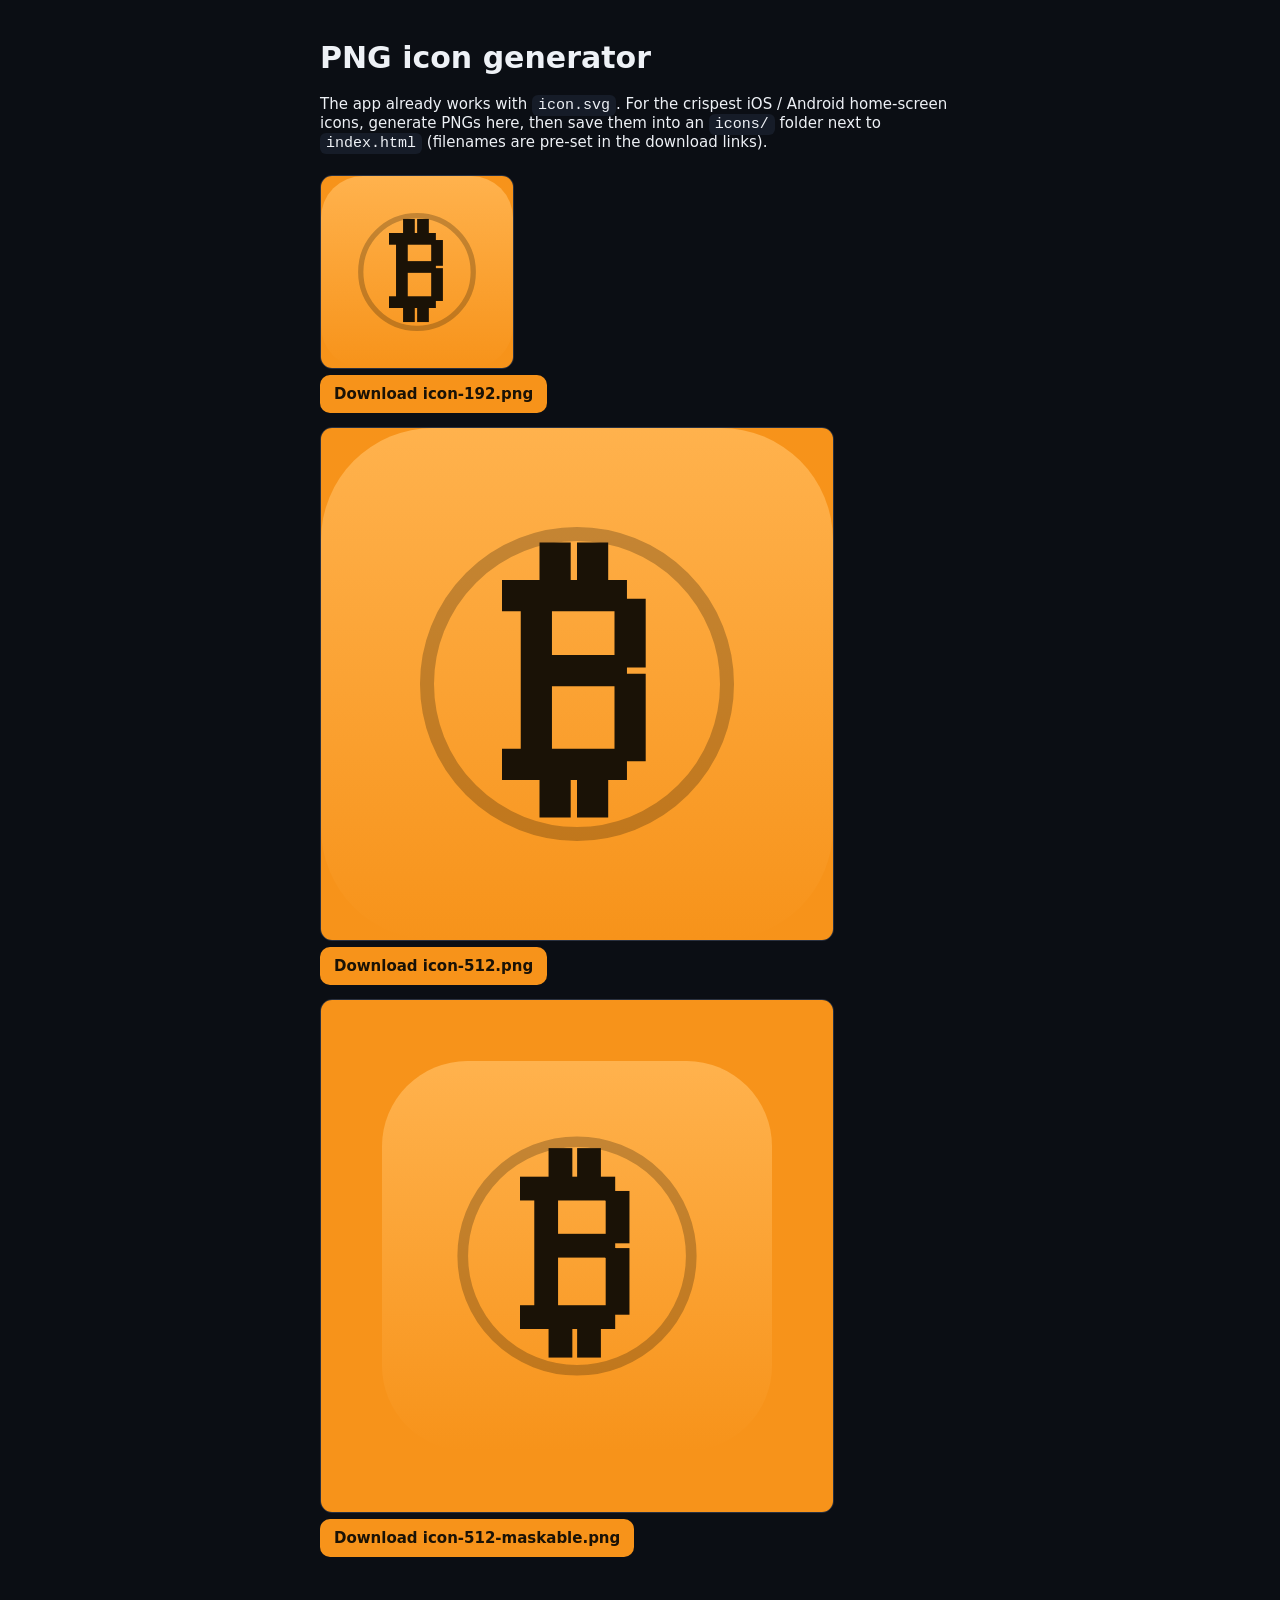
<file: Satbank/make-icons.html>
<!DOCTYPE html>
<html lang="en">
<head>
<meta charset="UTF-8" />
<meta name="viewport" content="width=device-width, initial-scale=1" />
<title>Generate PNG icons</title>
<style>
  body { font: 15px system-ui, sans-serif; background:#0b0e14; color:#eef1f6; max-width:640px; margin:40px auto; padding:0 16px; }
  a.btn { display:inline-block; background:#f7931a; color:#1a1206; font-weight:700; text-decoration:none;
          padding:10px 14px; border-radius:10px; margin:6px 8px 6px 0; }
  canvas { background:#161c28; border:1px solid #29303f; border-radius:12px; margin:8px 8px 0 0; vertical-align:top; }
  code { background:#161c28; padding:2px 6px; border-radius:6px; }
</style>
</head>
<body>
<h1>PNG icon generator</h1>
<p>The app already works with <code>icon.svg</code>. For the crispest iOS / Android
home-screen icons, generate PNGs here, then save them into an <code>icons/</code>
folder next to <code>index.html</code> (filenames are pre-set in the download links).</p>

<div id="out"></div>

<script>
const SVG_URL = 'icon.svg';
const jobs = [
  { name: 'icons/icon-192.png', size: 192, pad: 0 },
  { name: 'icons/icon-512.png', size: 512, pad: 0 },
  { name: 'icons/icon-512-maskable.png', size: 512, pad: 0.12 }, // safe-zone padding
];

const img = new Image();
img.crossOrigin = 'anonymous';
img.onload = () => {
  const out = document.getElementById('out');
  for (const job of jobs) {
    const c = document.createElement('canvas');
    c.width = c.height = job.size;
    const ctx = c.getContext('2d');
    // background to match the icon corners on maskable
    ctx.fillStyle = '#f7931a';
    ctx.fillRect(0, 0, job.size, job.size);
    const p = Math.round(job.size * job.pad);
    ctx.drawImage(img, p, p, job.size - 2 * p, job.size - 2 * p);

    const wrap = document.createElement('div');
    wrap.style.display = 'inline-block';
    const a = document.createElement('a');
    a.className = 'btn';
    a.textContent = 'Download ' + job.name.split('/').pop();
    a.href = c.toDataURL('image/png');
    a.download = job.name.split('/').pop();
    wrap.appendChild(c);
    wrap.appendChild(document.createElement('br'));
    wrap.appendChild(a);
    out.appendChild(wrap);
  }
};
img.onerror = () => document.getElementById('out').textContent =
  'Could not load icon.svg — open this page from the same folder via a local server.';
img.src = SVG_URL;
</script>
</body>
</html>
</file>
<file: Satbank/styles.css>
:root {
  --bg: #0a0d13;
  --bg2: #0e131c;
  --card: #161c28;
  --card2: #1d2533;
  --stroke: #29303f;
  --accent: #f7931a;
  --accent2: #ffb24d;
  --text: #eef1f6;
  --dim: #9aa3b2;
  --mute: #6b7384;
  --good: #34d399;
  --bad: #fb5d6c;
  --r: 16px;
  --tabh: 64px;
}
* { box-sizing: border-box; -webkit-tap-highlight-color: transparent; }
/* the hidden attribute must beat component display rules (grid/flex) */
[hidden] { display: none !important; }
html, body { margin: 0; }
body {
  background: var(--bg);
  color: var(--text);
  font: 15px/1.5 -apple-system, BlinkMacSystemFont, "Segoe UI", Roboto, Helvetica, Arial, sans-serif;
  min-height: 100vh; user-select: none;
}
.muted { color: var(--dim); }
.tiny { font-size: 12px; }
.pad { padding: 0 4px; }
h2 { font-size: 15px; margin: 0; }

.app { max-width: 480px; margin: 0 auto;
  padding: 0 16px calc(var(--tabh) + env(safe-area-inset-bottom) + 20px); }
.view { animation: fade .18s ease; }
@keyframes fade { from { opacity: 0; transform: translateY(4px); } to { opacity: 1; transform: none; } }

.apphdr { display: flex; align-items: center; justify-content: space-between;
  padding: calc(16px + env(safe-area-inset-top)) 2px 12px; }
.hello { font-size: 20px; font-weight: 800; letter-spacing: .2px; }

/* ---------- Bitcoin card ---------- */
.acct-card {
  position: relative; overflow: hidden; border-radius: 20px; padding: 20px;
  background:
    radial-gradient(120% 90% at 85% -10%, rgba(247,147,26,.30), transparent 55%),
    linear-gradient(160deg, #1b2230, #11151e 70%);
  border: 1px solid var(--stroke);
  box-shadow: 0 18px 40px rgba(0,0,0,.45);
}
.acct-card::after {  /* giant ₿ watermark */
  content: "₿"; position: absolute; right: -12px; bottom: -46px;
  font-size: 200px; font-weight: 800; line-height: 1; color: rgba(247,147,26,.07);
  pointer-events: none;
}
.acct-top { display: flex; align-items: center; justify-content: space-between; }
.acct-label { color: var(--dim); font-size: 13px; }
.acct-chip { font-size: 12px; font-weight: 700; color: var(--accent2);
  background: rgba(247,147,26,.14); border: 1px solid rgba(247,147,26,.3);
  padding: 4px 10px; border-radius: 999px; }
.balance { font-size: 34px; font-weight: 800; letter-spacing: .4px; margin-top: 12px; }
.acct-sub { color: var(--dim); font-size: 14px; margin-top: 2px; }

.acct-price { margin-top: 16px; cursor: pointer; position: relative; z-index: 1; }
.price-main { display: flex; align-items: baseline; gap: 10px; flex-wrap: wrap; }
.pvalue { font-size: 17px; font-weight: 800; color: var(--accent2); }
.pbtc { font-size: 12px; color: var(--dim); }
.tfbtns { display: inline-flex; gap: 4px; margin: 10px 0 0; background: rgba(0,0,0,.25);
  border: 1px solid var(--stroke); border-radius: 999px; padding: 3px; }
.tf { background: none; border: 0; color: var(--mute); font: inherit; font-size: 12px;
  font-weight: 700; padding: 4px 13px; border-radius: 999px; cursor: pointer; }
.tf.active { background: var(--card2); color: var(--text); }
.dollar { display: block; margin-top: 8px; font-size: 12px; font-weight: 700; color: var(--mute); }
.dollar.weak { color: var(--good); }
.dollar.strong { color: var(--bad); }

/* ---------- quick actions ---------- */
.actions-row { display: flex; justify-content: center; gap: 10px; margin: 16px 0 6px; }
.qa { display: flex; flex-direction: column; align-items: center; gap: 8px;
  background: none; border: 0; color: var(--text); font: inherit; font-weight: 700;
  font-size: 13px; cursor: pointer; padding: 6px 0; min-width: 96px; }
.qa-ic { width: 56px; height: 56px; display: grid; place-items: center; font-size: 26px;
  font-weight: 700; border-radius: 18px; background: var(--card2); border: 1px solid var(--stroke);
  box-shadow: 0 6px 16px rgba(0,0,0,.3); transition: transform .06s ease; }
.qa:active .qa-ic { transform: translateY(2px); }
.qa-ic.buy  { color: var(--good); }
.qa-ic.sell { color: var(--bad); }
.qa-ic.set  { color: var(--accent2); }

/* ---------- blocks / feed ---------- */
.block { margin-top: 18px; }
.sec-head { display: flex; align-items: center; justify-content: space-between; margin-bottom: 8px; }
.link { background: none; border: 0; color: var(--accent2); font: inherit; font-weight: 700; cursor: pointer; padding: 4px; }

.feed { list-style: none; margin: 0; padding: 0; display: grid; gap: 8px; }
.feeditem { display: flex; align-items: center; gap: 12px;
  background: var(--card); border: 1px solid var(--stroke); border-radius: 14px; padding: 12px; }
.fic { width: 38px; height: 38px; flex: none; display: grid; place-items: center; border-radius: 12px;
  font-size: 17px; font-weight: 800; }
.fic.in  { color: var(--good); background: rgba(52,211,153,.12); }
.fic.out { color: var(--bad);  background: rgba(251,93,108,.12); }
.fic.set { color: var(--accent2); background: rgba(247,147,26,.12); }
.fmeta { flex: 1 1 auto; min-width: 0; }
.fmeta b { display: block; font-size: 14px; }
.fmeta small { color: var(--mute); }
.famt { font-weight: 800; white-space: nowrap; }
.famt.pos { color: var(--good); }
.famt.neg { color: var(--bad); }
.fdel { background: none; border: 0; color: var(--mute); font-size: 14px; cursor: pointer; padding: 6px; }
.empty { color: var(--mute); text-align: center; padding: 18px 10px; }

/* ---------- settings ---------- */
.settings-list { display: grid; gap: 8px; }
.srow { display: flex; align-items: center; justify-content: space-between; width: 100%;
  background: var(--card); border: 1px solid var(--stroke); border-radius: 14px; padding: 15px;
  color: var(--text); font: inherit; font-weight: 600; cursor: pointer; }
.srow.danger { color: var(--bad); }
.srow .chev { color: var(--mute); font-size: 20px; }
.cur-select { background: var(--card2); color: var(--text); border: 1px solid var(--stroke);
  border-radius: 10px; padding: 8px 12px; font: inherit; font-weight: 700; color-scheme: dark;
  max-width: 55%; }

/* ---------- bottom tab bar ---------- */
.tabbar { position: fixed; left: 0; right: 0; bottom: 0; z-index: 30;
  display: flex; justify-content: space-around; align-items: stretch;
  height: calc(var(--tabh) + env(safe-area-inset-bottom)); padding-bottom: env(safe-area-inset-bottom);
  background: rgba(12,15,22,.92); backdrop-filter: blur(12px); border-top: 1px solid var(--stroke); }
.tabitem { flex: 1; display: flex; flex-direction: column; align-items: center; justify-content: center; gap: 3px;
  background: none; border: 0; color: var(--mute); font: inherit; font-size: 11px; font-weight: 700; cursor: pointer; }
.tabitem svg { width: 24px; height: 24px; }
.tabitem.active { color: var(--accent); }

/* generic ghost button */
button.ghost { font: inherit; font-weight: 700; cursor: pointer; background: var(--card2);
  color: var(--text); border: 1px solid var(--stroke); border-radius: 10px; padding: 9px 14px; }
button.ghost.small { padding: 7px 12px; font-size: 13px; }
button[disabled] { opacity: .55; pointer-events: none; }

/* ---------- amount sheet ---------- */
.scrim { position: fixed; inset: 0; z-index: 40; background: rgba(0,0,0,.55); }
.sheet {
  position: fixed; left: 0; right: 0; bottom: 0; z-index: 41;
  max-width: 480px; margin: 0 auto;
  background: linear-gradient(180deg, var(--bg2), var(--bg));
  border: 1px solid var(--stroke); border-bottom: 0;
  border-radius: 22px 22px 0 0; padding: 8px 16px calc(18px + env(safe-area-inset-bottom));
  transform: translateY(110%); transition: transform .26s cubic-bezier(.2,.8,.2,1);
  box-shadow: 0 -20px 50px rgba(0,0,0,.5);
}
.sheet.open { transform: translateY(0); }
.grip { width: 40px; height: 4px; border-radius: 2px; background: var(--stroke); margin: 6px auto 12px; }
.sheet-head { display: flex; align-items: center; justify-content: space-between; margin-bottom: 12px; }
.sheet-head span { font-size: 16px; font-weight: 800; }

.unitbtns { display: inline-flex; gap: 4px; background: var(--bg); border: 1px solid var(--stroke);
  border-radius: 999px; padding: 3px; }
.unit { background: none; border: 0; color: var(--mute); font: inherit; font-weight: 700;
  padding: 6px 16px; border-radius: 999px; cursor: pointer; }
.unit.active { background: var(--card2); color: var(--text); }

.amount { text-align: right; font-family: ui-monospace, Menlo, Consolas, monospace;
  font-size: 38px; font-weight: 700; margin: 14px 2px 0; min-height: 46px; overflow-x: auto; white-space: nowrap; }
.hint { text-align: right; color: var(--mute); font-size: 12px; margin: 0 2px 10px; min-height: 16px; }
.hint.warn { color: var(--bad); }

.datefield { display: flex; align-items: center; justify-content: space-between; gap: 10px;
  background: var(--bg); border: 1px solid var(--stroke); border-radius: 12px; padding: 8px 12px; margin-bottom: 12px; }
.datefield span { color: var(--dim); font-size: 13px; }
.datefield input { color-scheme: dark; background: none; border: 0; color: var(--text);
  font: inherit; font-size: 14px; text-align: right; width: auto; padding: 0; }
.datefield input:focus { box-shadow: none; }

.keys { display: grid; grid-template-columns: repeat(4, 1fr); gap: 8px; }
.key { font: inherit; font-size: 22px; font-weight: 700; cursor: pointer; padding: 15px 0;
  border-radius: 14px; color: var(--text); background: var(--card2); border: 1px solid var(--stroke);
  transition: transform .05s ease, background .12s ease; }
.key:active { transform: translateY(1px); background: var(--stroke); }
.key.op { color: var(--accent2); }
.wide-ctrl { color: var(--dim); }

.confirm { width: 100%; margin-top: 12px; font: inherit; font-weight: 800; font-size: 16px;
  cursor: pointer; border: 0; border-radius: 14px; padding: 16px 0; color: #07120c; }
.confirm.buy  { background: linear-gradient(160deg, #5ce6ac, var(--good)); }
.confirm.sell { background: linear-gradient(160deg, #ff8089, var(--bad)); color: #fff; }
.confirm.set  { background: linear-gradient(160deg, var(--accent2), var(--accent)); color: #1a1206; }
.confirm:active { transform: translateY(1px); }

/* ============ centered, sats-first balance ============ */
.acct-card { text-align: center; }
.acct-top { gap: 8px; }
.acct-label { flex: 1; text-align: center; }   /* centered between eye and chip */
.balance { font-size: 30px; }                  /* now holds sats (can be long) */
.acct-sub { font-size: 15px; font-weight: 700; color: var(--accent2); }
.acct-price { text-align: center; }
.price-main { justify-content: center; }

/* eye / hide-balance toggle */
.eye { background: none; border: 0; color: var(--dim); cursor: pointer; padding: 4px;
  display: grid; place-items: center; position: relative; }
.eye svg { width: 20px; height: 20px; }
.eye.off { color: var(--mute); }
.eye.off::after { content: ""; position: absolute; left: 2px; right: 2px; top: 50%;
  height: 2px; background: currentColor; transform: rotate(-20deg); border-radius: 2px; }
.blurred { filter: blur(9px); opacity: .9; }

/* pull-to-refresh */
.ptr { height: 0; overflow: hidden; display: grid; place-items: center; transition: height .18s ease; }
.ptr-spin { width: 22px; height: 22px; border: 2px solid var(--stroke);
  border-top-color: var(--accent); border-radius: 50%; opacity: .5; }
.ptr.ready .ptr-spin { opacity: 1; }
.ptr.spin .ptr-spin { animation: sp .7s linear infinite; opacity: 1; }
@keyframes sp { to { transform: rotate(360deg); } }

/* monthly summary */
.month { text-align: center; background: var(--card); border: 1px solid var(--stroke);
  border-radius: 16px; padding: 14px; margin-top: 14px; }
.month-net { font-size: 22px; font-weight: 800; margin: 2px 0; }
.month-net.pos { color: var(--good); }
.month-net.neg { color: var(--bad); }

/* ============ PIN lock screen ============ */
.pinscreen { position: fixed; inset: 0; z-index: 60; background: var(--bg);
  display: grid; place-items: center; padding: env(safe-area-inset-top) 24px env(safe-area-inset-bottom); }
.pin-inner { width: 100%; max-width: 300px; text-align: center; }
.pin-logo { width: 56px; height: 56px; margin: 0 auto 16px; display: grid; place-items: center;
  font-size: 30px; font-weight: 800; color: #1a1206; border-radius: 16px;
  background: linear-gradient(160deg, var(--accent2), var(--accent)); }
.pin-title { font-size: 18px; font-weight: 800; }
.pin-dots { display: flex; justify-content: center; gap: 14px; margin: 20px 0 26px; }
.pdot { width: 14px; height: 14px; border-radius: 50%; border: 2px solid var(--stroke); }
.pdot.on { background: var(--accent); border-color: var(--accent); }
.pin-keys { display: grid; grid-template-columns: repeat(3, 1fr); gap: 14px; justify-items: center; }
.pkey { width: 70px; height: 70px; font: inherit; font-size: 24px; font-weight: 700; color: var(--text);
  background: var(--card2); border: 1px solid var(--stroke); border-radius: 50%; cursor: pointer; }
.pkey.ctrl { font-size: 20px; color: var(--dim); background: none; border-color: transparent; }
.pkey:active { background: var(--stroke); }
.pin-inner.shake { animation: shk .4s; }
@keyframes shk { 0%,100% { transform: translateX(0); } 20%,60% { transform: translateX(-8px); } 40%,80% { transform: translateX(8px); } }
#pinCancel { margin-top: 18px; }

/* ===== Activity panels (goal / income / achievements) ===== */
.panel { background: var(--card); border: 1px solid var(--stroke); border-radius: 16px; padding: 16px; }
.panel-head { display: flex; align-items: center; justify-content: space-between; margin-bottom: 12px; font-size: 14px; font-weight: 700; }

/* stacking goal */
.goal-amt { font-size: 22px; font-weight: 800; }
.goalbar { height: 10px; background: var(--bg); border: 1px solid var(--stroke); border-radius: 999px; overflow: hidden; margin: 10px 0 8px; }
.goalbar-fill { height: 100%; width: 0; border-radius: 999px; background: linear-gradient(90deg, var(--accent2), var(--accent)); transition: width .4s ease; }

/* income → bitcoin calculator */
.inc-grid { display: grid; grid-template-columns: 1fr 1fr; gap: 10px; }
.incfield { display: flex; flex-direction: column; gap: 5px; }
.incfield > span { font-size: 11px; color: var(--dim); display: flex; align-items: center; gap: 6px; }
.incfield > span i { color: var(--mute); font-style: normal; }
.incfield input { background: var(--bg); border: 1px solid var(--stroke); border-radius: 10px; padding: 9px 10px; color: var(--text); font: inherit; font-size: 14px; width: 100%; }
.incfield input:read-only { color: var(--dim); }
.auto-tag { font: inherit; font-size: 9px; font-weight: 800; letter-spacing: .5px; cursor: pointer; padding: 2px 7px; border-radius: 999px; border: 1px solid var(--stroke); background: var(--card2); color: var(--mute); }
.auto-tag.on { color: #0d1207; background: linear-gradient(160deg, var(--accent2), var(--accent)); border-color: transparent; }
.inc-out { margin-top: 12px; display: grid; gap: 4px; }
.inc-row { display: flex; justify-content: space-between; font-size: 13px; color: var(--dim); }
.inc-row b { color: var(--text); }
.inc-row .neg { color: var(--bad); }
.inc-big { margin-top: 6px; font-size: 16px; font-weight: 800; color: var(--accent2); }
.inc-big.pos { color: var(--good); }
.inc-big.neg { color: var(--bad); }
.appver { text-align: center; color: var(--dim); font-size: 12px; opacity: .7; padding: 14px 0 4px; }
/* editable home title */
#homeTitle { cursor: text; border-radius: 4px; padding: 0 2px; margin: 0 -2px; }
#homeTitle:hover { background: rgba(255,255,255,.05); }
#homeTitle[contenteditable="true"] { background: rgba(255,255,255,.07); outline: none; box-shadow: 0 0 0 1px var(--accent2); }
/* cost basis: add-a-buy row + per-lot list */
.lot-add { display: flex; flex-wrap: wrap; gap: 6px; align-items: stretch; margin-bottom: 8px; }
.unitbtns.sm { display: inline-flex; flex: 0 0 auto; }
.unitbtns.sm .unit { padding: 6px 8px; font-size: 12px; }
.lot-in { flex: 1 1 90px; min-width: 84px; background: var(--card2, rgba(255,255,255,.04)); border: 1px solid var(--line, rgba(255,255,255,.08));
  border-radius: 8px; color: var(--text); padding: 8px 10px; font-size: 13px; }
.lot-in:focus { outline: none; border-color: var(--accent2); }
.lot-add-btn { flex: 0 0 auto; background: var(--accent2); color: #06121f; border: 0; border-radius: 8px;
  padding: 8px 12px; font-weight: 800; font-size: 13px; cursor: pointer; }
.feed.lots { margin-top: 4px; }
.lot { display: flex; align-items: center; justify-content: space-between; padding: 7px 2px; border-bottom: 1px solid var(--line, rgba(255,255,255,.06)); }
.lot:last-child { border-bottom: 0; }
.lot-main { display: flex; gap: 8px; align-items: baseline; }
.lot-right { display: flex; gap: 8px; align-items: center; }
.lot-g { font-size: 13px; font-weight: 700; }
.lot-g.pos { color: var(--good); }
.lot-g.neg { color: var(--bad); }
.lot-del { background: none; border: 0; color: var(--dim); font-size: 18px; line-height: 1; cursor: pointer; padding: 0 4px; }
.lot-del:hover { color: var(--bad); }

/* achievements */
.ach-grid { display: grid; grid-template-columns: repeat(auto-fill, minmax(92px, 1fr)); gap: 8px; }
.ach { background: var(--bg); border: 1px solid var(--stroke); border-radius: 12px; padding: 10px 6px; text-align: center; opacity: .4; }
.ach.got { opacity: 1; border-color: rgba(247,147,26,.35); }
.ach-ic { font-size: 20px; line-height: 1.1; }
.ach-amt { font-size: 11px; font-weight: 700; margin-top: 4px; }
.ach.got .ach-amt { color: var(--accent2); }
.ach-name { font-size: 9px; color: var(--mute); margin-top: 2px; }
.ach.win.got { border-color: var(--accent); box-shadow: 0 0 18px rgba(247,147,26,.3); }

/* install banner (any browser) */
.install-banner { position: fixed; left: 12px; right: 12px; z-index: 36; max-width: 456px; margin: 0 auto;
  bottom: calc(var(--tabh) + env(safe-area-inset-bottom) + 10px);
  display: flex; align-items: center; gap: 12px; padding: 12px 14px;
  background: linear-gradient(180deg, var(--card2), var(--card)); border: 1px solid var(--stroke);
  border-radius: 14px; box-shadow: 0 10px 30px rgba(0,0,0,.5); }
.ib-text { flex: 1; min-width: 0; display: flex; flex-direction: column; }
.ib-text b { font-size: 14px; }
.ib-text small { color: var(--dim); font-size: 11px; }
.ib-actions { display: flex; align-items: center; gap: 8px; flex: none; }
.ib-btn { font: inherit; font-weight: 800; cursor: pointer; border: 0; border-radius: 10px; padding: 9px 14px; color: #1a1206; background: linear-gradient(160deg, var(--accent2), var(--accent)); }
.ib-x { background: none; border: 0; color: var(--mute); font-size: 14px; cursor: pointer; padding: 6px; }

/* achievement popup */
.ach-popup { position: fixed; inset: 0; z-index: 55; display: grid; place-items: center; background: rgba(0,0,0,.6); padding: 24px; }
.ap-card { text-align: center; background: linear-gradient(180deg, var(--card2), var(--card)); border: 1px solid var(--stroke); border-radius: 20px; padding: 28px 24px; max-width: 320px; width: 100%; animation: pop .3s ease; }
.ach-popup.win .ap-card { border-color: var(--accent); box-shadow: 0 0 40px rgba(247,147,26,.4); }
.ap-ic { font-size: 52px; }
.ap-title { font-size: 13px; letter-spacing: 2px; text-transform: uppercase; color: var(--accent2); margin-top: 8px; font-weight: 800; }
.ach-popup.win .ap-title { font-size: 16px; }
.ap-name { font-size: 18px; font-weight: 800; margin-top: 6px; }
.ach-popup.win .ap-name { font-size: 22px; color: var(--accent); }
.ap-tap { margin-top: 14px; }
@keyframes pop { from { transform: scale(.85); opacity: 0; } to { transform: scale(1); opacity: 1; } }

@media (max-width: 380px) { .inc-grid { grid-template-columns: 1fr; } }
</file>
